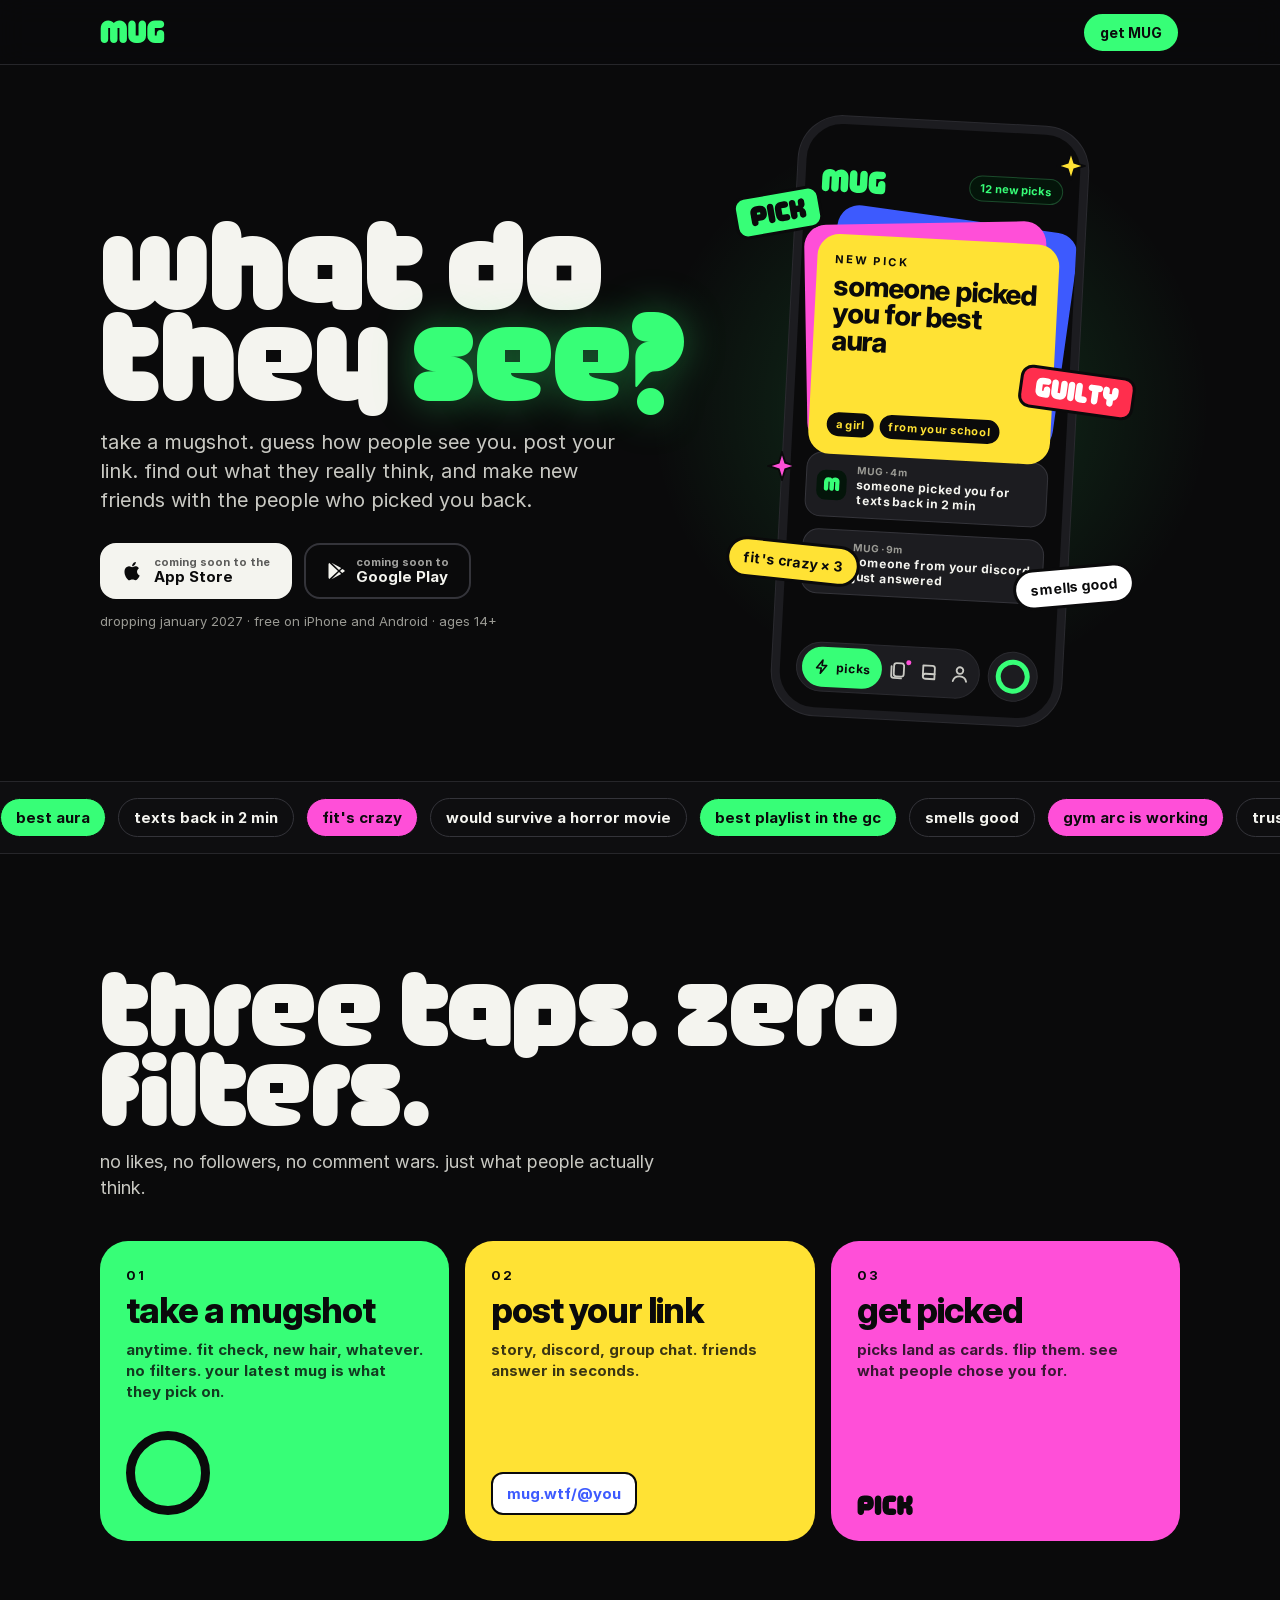
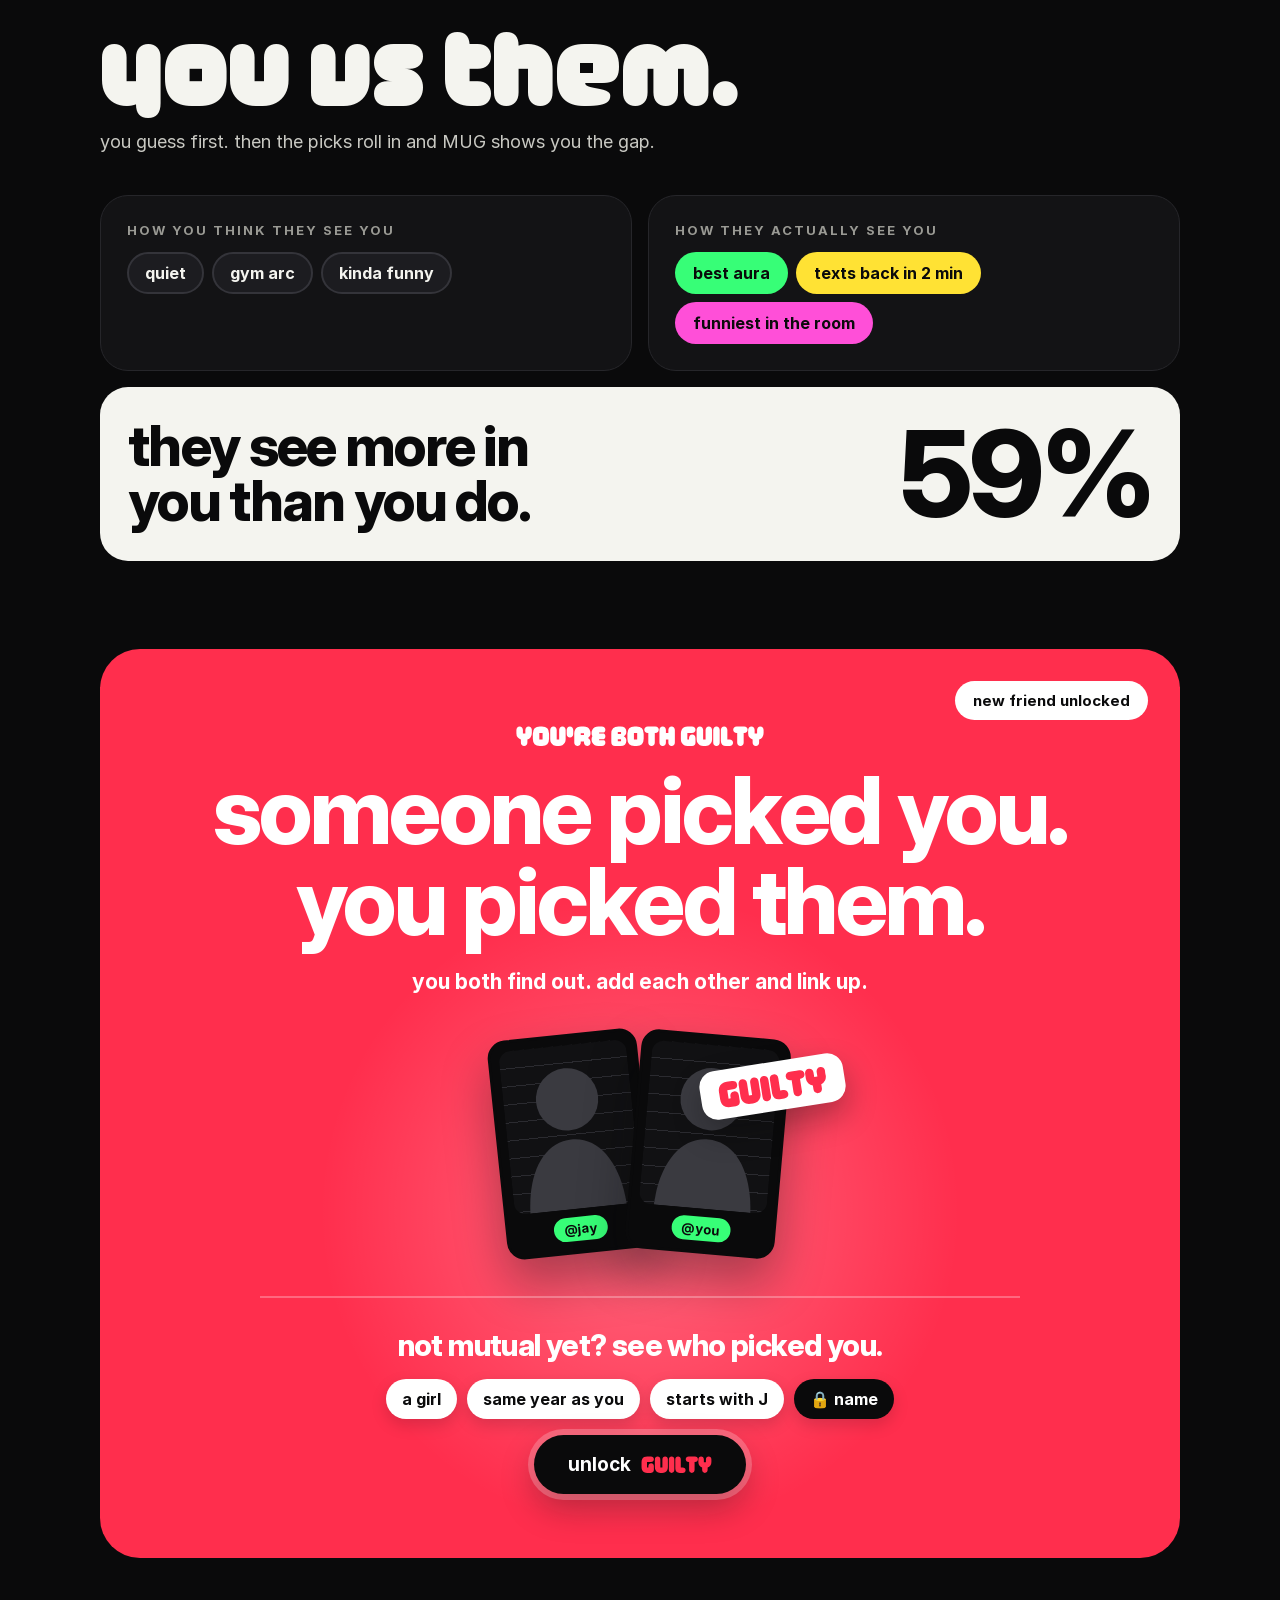
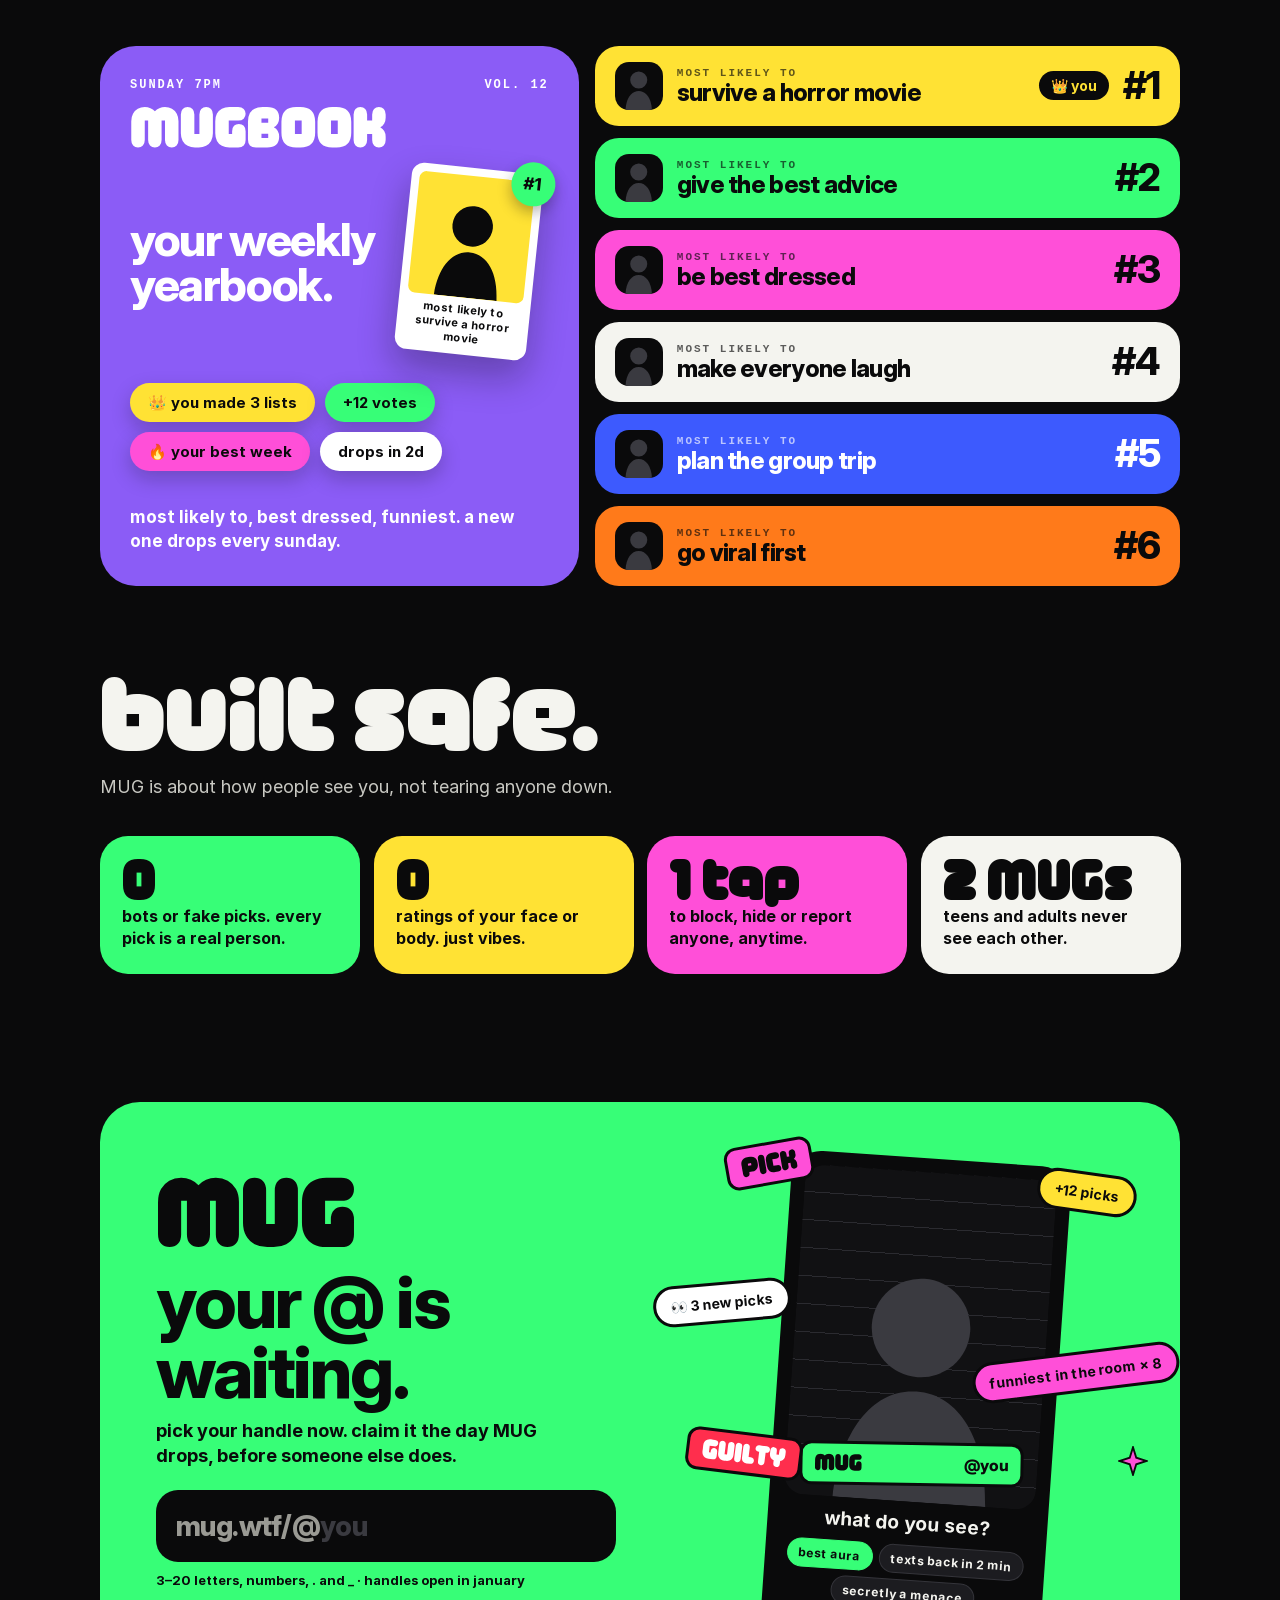
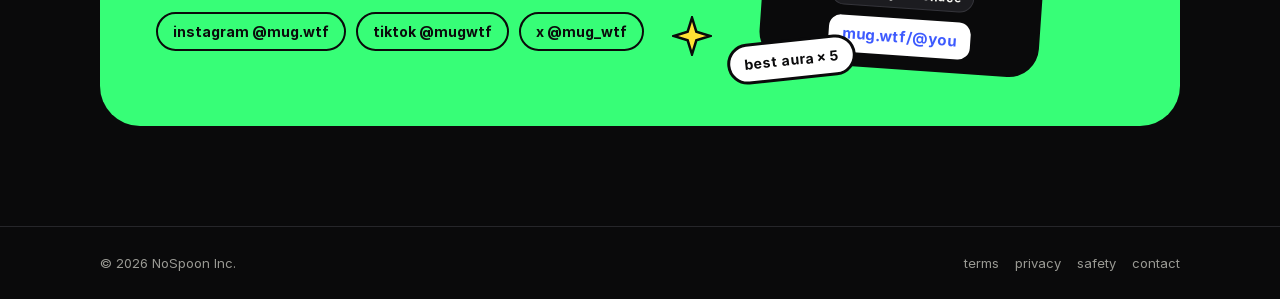
<file: index.html>
<!doctype html>
<html lang="en">
<head>
<meta charset="utf-8">
<meta name="viewport" content="width=device-width, initial-scale=1">
<title>MUG | What The Face?!</title>
<meta name="description" content="Take a mugshot. Post your link. Find out what people really think of you, and make new friends who picked you back.">
<meta name="theme-color" content="#0A0A0B">
<link rel="canonical" href="https://mug.wtf/">
<meta property="og:site_name" content="MUG">
<meta property="og:title" content="MUG | What The Face?! · see how people see you">
<meta property="og:description" content="Take a mugshot. Post your link. Find out what they really think of you.">
<meta property="og:url" content="https://mug.wtf/">
<meta property="og:type" content="website">
<meta property="og:image" content="https://mug.wtf/og.png">
<meta property="og:image:width" content="1200">
<meta property="og:image:height" content="630">
<meta property="og:image:alt" content="MUG: what do they see?">
<meta name="twitter:card" content="summary_large_image">
<meta name="twitter:site" content="@mug_wtf">
<meta name="twitter:title" content="MUG | What The Face?! · see how people see you">
<meta name="twitter:description" content="Take a mugshot. Post your link. Find out what they really think of you.">
<meta name="twitter:image" content="https://mug.wtf/og.png">
<link rel="icon" type="image/svg+xml" href="data:image/svg+xml,%3Csvg%20xmlns=%22http://www.w3.org/2000/svg%22%20viewBox=%220%200%201024%201024%22%3E%3Cdefs%3E%3C/defs%3E%3Crect%20width=%221024%22%20height=%221024%22%20fill=%22%230A0A0B%22/%3E%3Cg%20transform=%22rotate%280%20512%20530%29%20translate%28147.0%20217.1%29%20scale%280.4966%29%22%3E%3Cpath%20fill=%22%2337FE77%22%20d=%22M235%201230C350%201230%20435%201155%20435%201010V430H535V1010C535%201155%20620%201230%20735%201230C850%201230%20934%201155%20934%201010V430H1035V1010C1035%201155%201120%201230%201235%201230C1350%201230%201435%201155%201435%201010V450C1435%20189%201265%2030%201035%2030C912%2030%20806%2078%20735%20158C663%2078%20557%2030%20435%2030C205%2030%2035%20189%2035%20450V1010C35%201155%20120%201230%20235%201230Z%22/%3E%3C/g%3E%3C/svg%3E">
<link rel="apple-touch-icon" href="/apple-touch-icon.png">
<style>
@font-face{font-family:'Gen JP';src:url([data-uri]) format('woff');font-weight:400;font-display:swap}
@font-face{font-family:'Gen JP';src:url([data-uri]) format('woff');font-weight:700;font-display:swap}
@font-face{font-family:'Gen JP Display';src:url([data-uri]) format('woff');font-weight:800;font-display:swap}
@font-face{font-family:'MUG';src:url([data-uri]) format('truetype');font-display:block}
:root{--red:#FF2E4D;--ink:#0A0A0B;--card:#131315;--line:#26262A;--mute:#9A9A94;--off:#F4F4EF;--grn:#37FE77;--pnk:#FF4FD8;--yel:#FFE234;--blu:#3D5AFE;--org:#FF7A1A}
*{box-sizing:border-box}
html{scroll-behavior:smooth}
body{margin:0;background:var(--ink);color:var(--off);font-family:'Gen JP',system-ui,-apple-system,sans-serif;-webkit-font-smoothing:antialiased;overflow-x:hidden}
a{color:inherit}
.wrap{max-width:1120px;margin:0 auto;padding:0 20px}
.disp{font-family:'Gen JP Display','Gen JP',sans-serif;font-weight:800;letter-spacing:-.03em;line-height:.98}
svg[role=img]{display:block}
/* nav */
.nav{position:sticky;top:0;z-index:20;background:rgba(10,10,11,.82);backdrop-filter:blur(14px);-webkit-backdrop-filter:blur(14px);border-bottom:1px solid var(--line)}
.nav .wrap{display:flex;align-items:center;justify-content:space-between;height:64px}
.nav .logo{color:var(--grn);height:auto}
.pillbtn{display:inline-flex;align-items:center;gap:8px;padding:10px 16px;border-radius:999px;background:var(--grn);color:var(--ink);font-weight:700;font-size:14px;text-decoration:none;border:2px solid var(--ink);transition:transform .15s}
.pillbtn:hover{transform:scale(1.04) rotate(-1deg)}
/* hero */
.hero{position:relative;padding:56px 0 40px;overflow:hidden}
.hero .wrap{display:grid;grid-template-columns:1.1fr .9fr;gap:40px;align-items:center}
.kick{display:inline-flex;align-items:center;gap:8px;padding:7px 12px;border-radius:999px;background:#04150A;border:1px solid #1B4A2B;color:var(--grn);font-size:13px;font-weight:700}
.kick i{width:8px;height:8px;border-radius:9px;background:var(--grn);display:block;animation:blink 1.6s infinite}
h1{font-size:clamp(52px,8.4vw,108px);margin:0 0 18px}
h1.mugf,h2.mugf2,.tile .age,.mode button b,.mugfont{font-variant-ligatures:none;font-feature-settings:'liga' 0,'clig' 0,'dlig' 0}
h1.mugf .ln{display:block;white-space:nowrap}
h1.mugf{font-size:clamp(40px,5.8vw,80px);font-family:'MUG','Gen JP Display',sans-serif;font-weight:400;letter-spacing:0;line-height:1.22;padding-bottom:.12em}
h1 em{font-style:normal;color:var(--grn)}
.lead{font-size:clamp(17px,2vw,20px);line-height:1.45;color:#C9C9C3;max-width:520px;margin:0 0 28px}
.stores{display:flex;gap:12px;flex-wrap:wrap}
.store{display:inline-flex;align-items:center;gap:10px;height:56px;padding:0 20px;border-radius:16px;background:var(--off);color:var(--ink);text-decoration:none;font-weight:700;font-size:15px;border:2px solid var(--off)}
.store.alt{background:transparent;color:var(--off);border-color:#34343A}
.store small{display:block;font-size:11px;font-weight:700;opacity:.65;line-height:1}
.store span{line-height:1.15}
.note{margin-top:14px;font-size:13px;color:var(--mute)}
/* phone */
.stage{position:relative;height:620px}
.phone{position:absolute;left:50%;top:0;transform:translateX(-50%) rotate(3deg);width:290px;height:600px;border-radius:44px;background:var(--ink);border:8px solid #1C1C20;box-shadow:0 0 0 1px #2A2A2F;overflow:hidden;padding:44px 16px 16px;display:flex;flex-direction:column;gap:12px}
.phone .top{display:flex;justify-content:space-between;align-items:center}
.phone .top .logo{color:var(--grn)}
.chipc{padding:5px 10px;border-radius:999px;background:#04150A;color:var(--grn);border:1px solid #1B4A2B;font-size:11px;font-weight:700}
.deck{position:relative;height:220px;margin-top:14px}
.card{position:absolute;inset:0;border-radius:22px;padding:18px;display:flex;flex-direction:column;gap:6px;color:var(--ink);transform-origin:50% 100%}
.card b{font-size:11px;letter-spacing:2px}
.card .disp{font-size:28px}
.card .tags{margin-top:auto;display:flex;gap:6px}
.card .tags span{white-space:nowrap;padding:5px 9px;border-radius:999px;background:var(--ink);font-size:11px;font-weight:700}
.card{transition:transform .5s cubic-bezier(.2,.8,.2,1),opacity .5s}
.card.yel{background:var(--yel)}.card.yel .tags span{color:var(--yel)}
.card.pnk{background:var(--pnk)}.card.pnk .tags span{color:var(--pnk)}
.card.blu{background:var(--blu);color:#fff}.card.blu .tags span{color:#fff}
.card.grn{background:var(--grn)}.card.grn .tags span{color:var(--grn)}
.card.org{background:var(--org)}.card.org .tags span{color:var(--org)}
.p0{z-index:5;transform:rotate(0) translateY(14px)}
.p1{z-index:4;transform:rotate(-4deg) translateY(-2px)}
.p2{z-index:3;transform:rotate(5deg) translateY(-8px)}
.p3,.p4{z-index:1;transform:rotate(0) translateY(-10px) scale(.94);opacity:0}
.card.out{z-index:6;transform:translateY(-28px) scale(.92);opacity:0}
.row{display:flex;gap:10px;align-items:center;padding:10px;border-radius:16px;background:#1C1C20;border:1px solid #34343A}
.row .m{width:30px;height:30px;border-radius:9px;background:#04150A;color:var(--grn);display:flex;align-items:center;justify-content:center;flex-shrink:0}
.row div{display:flex;flex-direction:column;gap:1px;min-width:0}
.row small{font-size:10px;color:var(--mute);font-weight:700}
.row span{font-size:12px;font-weight:700}
.pnav{margin-top:auto;display:flex;gap:8px;align-items:center}
.pnav .pill{flex:1 1 0;min-width:0;height:50px;border-radius:99px;background:#1C1C20;border:1px solid #2A2A2F;display:flex;align-items:center;justify-content:space-between;padding:0 5px}
.pnav .on{flex-shrink:0;height:40px;padding:0 12px;border-radius:99px;background:var(--grn);color:var(--ink);font-size:12px;font-weight:800;display:flex;align-items:center}
.pnav .icw{position:relative;display:flex;margin:0 4px;flex-shrink:0;color:#C9C9C3}
.pnav .ic{width:20px;height:20px;display:block}
.pnav .dot{position:absolute;top:-3px;right:-4px;width:9px;height:9px;border-radius:9px;background:var(--pnk);border:2px solid #1C1C20}
.pnav .onic{width:16px;height:16px;margin-right:6px;flex-shrink:0}
.pnav .ring{flex-shrink:0;width:50px;height:50px;border-radius:99px;background:#1C1C20;border:1px solid #2A2A2F;display:flex;align-items:center;justify-content:center}
.pnav .ring i{flex-shrink:0;box-sizing:border-box;width:34px;height:34px;border-radius:99px;border:5px solid var(--grn);display:block}
.sticker{position:absolute;z-index:3;display:inline-flex;padding:8px 13px;border-radius:12px;border:3px solid var(--ink);color:var(--ink);animation:float 5s ease-in-out infinite}
.sticker.chip{border-radius:999px;font-weight:800;font-size:14px;padding:9px 14px}
.spark{position:absolute;z-index:3;width:30px;height:30px;stroke:var(--ink);stroke-width:1.5;animation:spin 9s linear infinite}
.spark.y{fill:var(--yel)} .spark.p{fill:var(--pnk)} .spark.g{fill:var(--grn)}
/* marquee */
.marq{border-top:1px solid var(--line);border-bottom:1px solid var(--line);overflow:hidden;padding:16px 0;background:#0E0E10}
.marq .track{display:flex;gap:12px;width:max-content;animation:marq 40s linear infinite}
.marq span{padding:9px 15px;border-radius:999px;border:1.5px solid #34343A;font-weight:700;font-size:15px;white-space:nowrap}
.marq span:nth-child(4n+1){background:var(--grn);color:var(--ink);border-color:var(--ink)}
.marq span:nth-child(4n+3){background:var(--pnk);color:var(--ink);border-color:var(--ink)}
/* sections */
section{padding:88px 0}
h2{font-size:clamp(40px,6vw,72px);margin:0 0 14px}
h2.mugf2{font-family:'MUG','Gen JP Display',sans-serif;font-weight:400;letter-spacing:0;line-height:1.3;padding-bottom:.1em;font-size:clamp(34px,4.8vw,62px)}
.sub{color:#C9C9C3;font-size:18px;line-height:1.45;max-width:560px;margin:0}
.steps{display:grid;grid-template-columns:repeat(3,minmax(0,1fr));gap:16px;margin-top:40px}
.step{position:relative;border-radius:28px;padding:26px;min-height:300px;display:flex;flex-direction:column;gap:10px;color:var(--ink);overflow:hidden;transition:transform .2s}
.step:hover{transform:translateY(-6px) rotate(-1deg)}
.step .n{font-size:13px;font-weight:800;letter-spacing:2px}
.step .disp{font-size:36px}
.step p{margin:0;font-size:15px;line-height:1.4;font-weight:700;opacity:.8}
.step .art{margin-top:auto}
.s1{background:var(--grn)} .s2{background:var(--yel)} .s3{background:var(--pnk)}
.ringart{width:84px;height:84px;border-radius:99px;border:9px solid var(--ink)}
.linkart{display:inline-flex;padding:10px 14px;border-radius:12px;background:#fff;color:var(--blu);font-weight:800;font-size:15px;border:2px solid var(--ink)}
/* gap */
.vs1,.vs2{border-radius:32px;padding:30px;display:flex;flex-direction:column;gap:16px;min-width:0}
.vs1{background:var(--card);border:1px solid var(--line)}
.vs2{background:var(--off);color:var(--ink)}
.vs1 h3,.vs2 h3{margin:0;font:700 12px ui-monospace,SFMono-Regular,Menlo,monospace;letter-spacing:2px;text-transform:uppercase;color:var(--mute)}
.vs2 h3{color:rgba(10,10,11,.55)}
.vchips{display:flex;flex-wrap:wrap;gap:10px}
.vchips span{padding:11px 18px;border-radius:999px;font-weight:800;font-size:17px}
.vs1 .vchips span{border:2px dashed #3A3A40;color:var(--mute)}
.vs2 .a{background:var(--grn)}.vs2 .b{background:var(--yel)}.vs2 .c{background:var(--pnk)}
.vs3{grid-column:1/-1;border-radius:32px;padding:clamp(28px,4vw,44px);background:var(--grn);color:var(--ink);display:flex;align-items:center;justify-content:space-between;gap:24px;flex-wrap:wrap}
.vs3 .disp{flex:1 1 320px;min-width:0;font-size:clamp(30px,4.4vw,56px);text-wrap:balance}
.vnum{display:flex;flex-direction:column;align-items:flex-end;text-align:right;gap:2px}
.vnum b{font-family:'Gen JP Display','Gen JP',sans-serif;font-weight:800;letter-spacing:-.04em;font-size:clamp(76px,10vw,132px);line-height:.95}
.vnum small{font-weight:700;font-size:15px;max-width:22ch}
@media (max-width:620px){.vnum{align-items:flex-start;text-align:left}}
.gap{display:grid;grid-template-columns:1fr 1fr;gap:16px;margin-top:40px}
.gcard{border-radius:28px;padding:26px;background:var(--card);border:1px solid var(--line);display:flex;flex-direction:column;gap:14px}
.gcard h3{margin:0;font-size:13px;letter-spacing:2px;color:var(--mute)}
.gchips{display:flex;flex-wrap:wrap;gap:8px}
.gchips span{display:inline-flex;align-items:center;white-space:nowrap;line-height:1;padding:11px 16px;border-radius:999px;font-weight:800;font-size:16px;border:2px solid transparent}
.you span{background:#1C1C20;color:var(--off);border-color:#34343A}
.them span:nth-child(1){background:var(--grn);color:var(--ink)} .them span:nth-child(2){background:var(--yel);color:var(--ink)} .them span:nth-child(3){background:var(--pnk);color:var(--ink)}
.score{grid-column:1/-1;border-radius:28px;padding:28px;background:var(--off);color:var(--ink);display:flex;align-items:center;justify-content:space-between;gap:20px;flex-wrap:wrap}
.score .disp{font-size:clamp(34px,5vw,56px);text-wrap:balance;max-width:11em}
.score .big{font-size:clamp(72px,10vw,120px);color:var(--ink)}
/* guilty */
.guilty{position:relative;border-radius:36px;background:var(--pnk);color:var(--ink);padding:56px 40px;overflow:hidden;text-align:center}
.guilty h2{margin:18px auto 12px;max-width:760px}
.guilty p{font-size:18px;font-weight:700;max-width:520px;margin:0 auto;line-height:1.4}
.gx{display:grid;grid-template-columns:.85fr 1.15fr;gap:16px;align-items:stretch}
.gx>div{min-width:0}
.mut{position:relative;border-radius:36px;background:#141417;border:2px solid #26262A;padding:34px 30px;display:flex;flex-direction:column;align-items:center;text-align:center;gap:14px}
.mut h3{font-size:clamp(34px,4vw,48px);margin:0}
.mut p{margin:0;font-weight:700;font-size:16px;line-height:1.45;color:var(--soft);max-width:34ch}
.mut .mshots{margin-top:4px}
.socs{display:flex;gap:8px}
.socs span{padding:7px 14px;border-radius:999px;background:var(--grn);color:var(--ink);font-weight:800;font-size:14px;border:2px solid var(--ink)}
.mbcover2{border-radius:36px;background:#8B5CF6;color:#fff;padding:32px 30px;display:flex;flex-direction:column;gap:14px}
.mbcover2 .meta{display:flex;justify-content:space-between;font:700 12px ui-monospace,SFMono-Regular,Menlo,monospace;letter-spacing:2px}
.mbrow{display:flex;align-items:center;justify-content:space-between;gap:16px}
.mbrow>.disp{min-width:0}
.mbpol{position:relative;flex-shrink:0;width:132px;margin:6px 14px 6px 0;padding:8px 8px 10px;border-radius:12px;background:#fff;color:var(--ink);rotate:6deg;box-shadow:0 18px 36px rgba(10,10,11,.3);display:flex;flex-direction:column;gap:6px}
.mbpol .ph{height:122px;border-radius:7px;overflow:hidden;background:var(--yel);display:flex;align-items:flex-end;justify-content:center}
.mbpol .face{height:86%;width:auto;display:block}.mbpol .face circle,.mbpol .face path{fill:var(--ink)}
.mbpol span{font-weight:800;font-size:11px;line-height:1.25;text-align:center}
.mbpol b{position:absolute;top:-12px;right:-12px;width:44px;height:44px;border-radius:50%;background:var(--grn);color:var(--ink);display:flex;align-items:center;justify-content:center;font-family:'Gen JP Display','Gen JP',sans-serif;font-weight:800;font-size:17px;box-shadow:0 6px 14px rgba(10,10,11,.3)}
.mbsub{position:relative}

@media (max-width:420px){.mb{grid-template-columns:minmax(0,1fr)!important}.mbrow>.disp{font-size:28px!important}.mbcover2{padding:28px 22px!important}.mbpol{width:104px;margin-right:16px}.mbpol .ph{height:100px}.mbpol span{font-size:10px}}
.mbst{display:flex;flex-wrap:wrap;align-items:center;gap:10px;margin:8px 0 4px}
.mbst span{display:inline-flex;align-items:center;white-space:nowrap;line-height:1;padding:12px 18px;border-radius:999px;font-weight:800;font-size:15px;color:var(--ink);box-shadow:0 8px 20px rgba(10,10,11,.22)}
.mbst .s1{background:var(--yel)}.mbst .s2{background:var(--grn)}.mbst .s3{background:var(--pnk)}.mbst .s4{background:#fff}
.mbsub{font-weight:700;font-size:17px;line-height:1.4;margin-top:auto;max-width:32ch}
.mblist2{display:flex;flex-direction:column;gap:12px}
.mblist2{justify-content:space-between}
.sup2{display:flex;align-items:center;gap:14px;padding:16px 20px;border-radius:24px;color:var(--ink);min-width:0}
.sup2>div{flex:1;min-width:0;display:flex;flex-direction:column;gap:2px}
.sup2 b{font:700 11px ui-monospace,SFMono-Regular,Menlo,monospace;letter-spacing:2px;opacity:.65}
.sup2 .disp{font-size:clamp(19px,2vw,24px)}
.sup2 .disp.r{font-size:clamp(30px,3vw,40px);flex-shrink:0}
.sup2 .mini{flex-shrink:0;width:48px;height:48px;border-radius:14px;background:var(--ink);overflow:hidden;display:flex;align-items:flex-end;justify-content:center}
.sup2 .mini .face{height:92%;width:auto;display:block}



.youtag{white-space:nowrap;flex-shrink:0;padding:6px 12px;border-radius:999px;background:var(--ink);color:var(--yel);font-weight:800;font-size:14px}
.safe2{display:grid;grid-template-columns:repeat(4,minmax(0,1fr));gap:14px;margin-top:36px}
.safe2 div{container-type:inline-size;border-radius:28px;padding:24px 22px;color:var(--ink);display:flex;flex-direction:column;gap:6px;min-width:0}
.safe2 div:nth-child(1){background:var(--grn)}.safe2 div:nth-child(2){background:var(--yel)}.safe2 div:nth-child(3){background:var(--pnk)}.safe2 div:nth-child(4){background:var(--off)}
.safe2 b{font-family:'MUG','Gen JP Display',sans-serif;font-weight:400;font-variant-ligatures:none;font-feature-settings:'liga' 0,'clig' 0,'dlig' 0;white-space:nowrap;line-height:1.15;font-size:clamp(34px,11cqi,52px)}
.safe2 span{font-size:16px;font-weight:700;line-height:1.4}
@media (max-width:900px){.safe2{grid-template-columns:1fr 1fr}}
@media (max-width:520px){.safe2{grid-template-columns:minmax(0,1fr)}.safe2 div{rotate:0deg!important}.sup2{rotate:0deg!important;padding:14px 16px}.sup2 .mini{width:40px;height:40px}.youtag{display:none}}
.mw,.gw{position:relative;border-radius:40px;padding:clamp(48px,6vw,84px) max(22px,4vw);display:flex;flex-direction:column;align-items:center;text-align:center;gap:22px;min-width:0}
.mw{background:var(--grn);color:var(--ink)}
.gw{background:var(--red);color:#fff;margin-top:16px;container-type:inline-size}
.gpill{display:inline-flex;max-width:100%;padding:12px 22px 10px;border-radius:999px;background:var(--red)}
.mwk{color:#fff;display:block;max-width:100%;height:auto}
.mwh{margin:0;font-size:clamp(27px,7.2vw,96px);line-height:.98;text-wrap:balance}
.mw p,.gw p{margin:0;font-weight:700;font-size:clamp(17px,1.6vw,20px);line-height:1.4;max-width:40ch}
.mw .pair{justify-content:center;margin:10px 0 6px}
.mw .soc2{margin-top:0}
.nfu{position:absolute;top:34px;right:34px;rotate:6deg;padding:12px 22px;border-radius:999px;background:#fff;color:var(--ink);font-weight:800;font-size:17px;border:3px solid var(--ink);box-shadow:5px 5px 0 var(--ink)}
.gwk{font-weight:800;font-size:17px;opacity:.85}
.gw .t2{font-size:min(84px,7cqi)}
.gw .clues{justify-content:center;max-width:720px}
.gw .gbtn2{align-self:center;margin-top:6px}
@media (max-width:760px){.nfu{position:static;rotate:-3deg;font-size:15px;padding:9px 16px}.mw,.gw{border-radius:32px;gap:18px}}
.mx{position:relative;border-radius:40px;background:var(--red);color:#fff;padding:clamp(52px,6vw,88px) max(22px,4vw) clamp(40px,5vw,64px);display:flex;flex-direction:column;align-items:center;text-align:center;gap:20px;min-width:0;overflow:hidden}
.mx::before{content:"";position:absolute;left:50%;top:62%;width:640px;height:640px;max-width:140%;transform:translate(-50%,-50%);border-radius:50%;background:radial-gradient(closest-side,rgba(255,255,255,.28),rgba(255,255,255,0));pointer-events:none}
.mx>*{position:relative}
.mxk{color:#fff;display:block;max-width:100%;height:auto}
.mxh{margin:0;font-size:clamp(27px,7.2vw,100px);line-height:.98;text-wrap:balance}
.mxs{margin:0;font-weight:700;font-size:clamp(17px,1.7vw,21px);line-height:1.4;max-width:36ch}
.mxpair{display:flex;justify-content:center;margin:18px 0 8px}
.mxpair .ms{width:150px;box-shadow:0 24px 48px rgba(10,10,11,.35)}
.mxpair .ms+.ms{margin-left:-14px}
.mxpair .ms .ph{height:164px}
.mxpair .tag{font-size:15px;padding:5px 12px}
.nfu2{position:absolute;top:32px;right:32px;padding:10px 18px;border-radius:999px;background:#fff;color:var(--ink);font-weight:800;font-size:15px}
.mxc span{background:#fff!important;color:var(--ink)!important;box-shadow:0 6px 16px rgba(10,10,11,.15)}
.mxc .lk{background:var(--ink)!important;color:#fff!important}
.mxb{font-size:19px!important;padding:18px 34px!important;box-shadow:0 0 0 6px rgba(255,255,255,.22),0 14px 34px rgba(10,10,11,.3)!important}
.mxpair{position:relative}
.gstamp{position:absolute;right:-62px;top:28px;z-index:2;display:inline-flex;padding:12px 18px 10px;border-radius:16px;background:#fff;color:var(--red);rotate:-9deg;box-shadow:0 14px 30px rgba(10,10,11,.3)}
.gstamp svg,.mxb svg{display:block;height:auto}
.mxb svg{color:var(--red)}
@media (max-width:760px){.gstamp{right:-22px;top:20px;padding:9px 13px 7px}.gstamp svg{width:110px}}
.gcase{width:100%;max-width:480px;margin-top:22px;padding:26px;border-radius:30px;background:var(--ink);color:var(--off);text-align:left;display:flex;flex-direction:column;gap:16px;box-shadow:0 30px 60px rgba(10,10,11,.35)}
.gcase-top{display:flex;justify-content:space-between;align-items:center;gap:10px}
.gbadge{display:inline-flex;padding:7px 12px 5px;border-radius:10px;background:var(--red);color:#fff}
.gbadge svg,.mxb2 svg{display:block;height:auto}
.gnew{font-size:13px;font-weight:800;color:var(--red);display:flex;align-items:center;gap:6px}
.gnew::before{content:"";width:8px;height:8px;border-radius:50%;background:var(--red);box-shadow:0 0 0 4px rgba(255,46,77,.25)}
.gcase h3{margin:0;font-family:'Gen JP Display','Gen JP',sans-serif;font-weight:800;letter-spacing:-.025em;font-size:clamp(26px,3vw,34px);line-height:1.05}
.gclues{list-style:none;margin:0;padding:0;display:flex;flex-direction:column}
.gclues li{display:flex;align-items:center;gap:12px;padding:12px 0;border-bottom:1px solid #222226;font-weight:800;font-size:17px}
.gclues li:last-child{border-bottom:0}
.gclues i{font-style:normal;width:26px;height:26px;flex-shrink:0;border-radius:50%;background:var(--grn);color:var(--ink);display:flex;align-items:center;justify-content:center;font-size:14px;font-weight:900}
.gclues .gl i{background:#2A2A2F;font-size:12px}
.gblur{margin-left:auto;filter:blur(5px);user-select:none;color:#fff}
.gclues em{font-style:normal;color:var(--mute);font-weight:700;min-width:96px}
.gclues li>:last-child:not(em):not(i){margin-left:auto}
.gprog{display:flex;flex-direction:column;gap:8px;font-size:13px;font-weight:800;color:var(--mute)}
.gprog b{display:block;height:10px;border-radius:99px;background:#26262A;overflow:hidden}
.gprog i{display:block;height:100%;width:25%;border-radius:99px;background:var(--red)}
.mxb2{display:flex;align-items:center;justify-content:center;gap:10px;padding:18px 24px;border-radius:999px;background:var(--red);color:#fff;font-weight:800;font-size:18px;text-decoration:none;box-shadow:0 10px 30px rgba(255,46,77,.45)}
.mxb2:hover{transform:translateY(-2px)}
.mxb2 svg{color:#fff}
.gcase small{text-align:center;font-size:13px;font-weight:700;color:var(--mute)}
@media (max-width:760px){.gcase{padding:22px 18px;border-radius:26px}}
.mxg{width:100%;max-width:760px;margin-top:14px;padding-top:30px;border-top:2px solid rgba(255,255,255,.28);display:flex;flex-direction:column;align-items:center;gap:16px}
.mxq{font-family:'Gen JP Display','Gen JP',sans-serif;font-weight:800;letter-spacing:-.02em;font-size:clamp(22px,2.4vw,30px);line-height:1.15}
.mxc{display:flex;flex-wrap:wrap;justify-content:center;gap:10px}
.mxc span{padding:10px 16px;border-radius:999px;background:rgba(255,255,255,.18);color:#fff;font-weight:800;font-size:16px}
.mxc .lk{background:var(--ink)}
.mxb{display:inline-flex;align-items:center;gap:10px;padding:16px 30px;border-radius:999px;background:var(--ink);color:#fff;font-weight:800;font-size:18px;text-decoration:none;box-shadow:0 12px 30px rgba(10,10,11,.25);transition:transform .2s}
.mxb:hover{transform:translateY(-2px)}
@media (max-width:760px){.nfu2{position:static;font-size:14px;padding:8px 14px}.mx{border-radius:32px;gap:16px}.mxpair .ms{width:124px}.mxpair .ms .ph{height:136px}}
.gx2{display:grid;grid-template-columns:repeat(2,minmax(0,1fr));gap:16px}
.m2,.g2{container-type:inline-size;min-width:0;border-radius:36px;padding:36px 34px;display:flex;flex-direction:column;gap:18px}
.m2{background:var(--grn);color:var(--ink)}
.g2{background:var(--red);color:#fff}
.k2{font-weight:800;font-size:15px;opacity:.7}
.t2{margin:0;font-family:'MUG','Gen JP Display',sans-serif;font-weight:400;font-variant-ligatures:none;font-feature-settings:'liga' 0,'clig' 0,'dlig' 0;white-space:nowrap;line-height:1.2;font-size:min(64px,10.2cqi)}
.g2 .t2{font-size:min(64px,7.1cqi)}
.m2 p,.g2 p{margin:0;font-weight:700;font-size:18px;line-height:1.4;max-width:30ch}
.pair{display:flex;gap:12px}
.pair .ms{width:130px;border-color:var(--ink)}
.pair .ms+.ms{margin-left:0}
.pair .ms .ph{height:140px}
.soc2{display:flex;gap:8px;margin-top:auto}
.soc2 span{padding:9px 18px;border-radius:999px;background:var(--ink);color:var(--grn);font-weight:800;font-size:15px}
.gm2 svg{display:block;color:var(--ink)}
.clues{display:flex;flex-wrap:wrap;gap:10px}
.clues span{padding:11px 18px;border-radius:999px;background:#fff;color:var(--ink);font-weight:800;font-size:17px}
.clues .lk{background:var(--ink);color:#fff}
.gbtn2{margin-top:auto;align-self:flex-start;padding:16px 28px;border-radius:999px;background:var(--ink);color:#fff;font-weight:800;font-size:17px;text-decoration:none}
.pair{align-items:center;gap:0!important;margin:6px 0 4px}
.pair .ms{width:142px!important;border:4px solid var(--ink);box-shadow:8px 8px 0 var(--ink)}
.pair .ms .ph{height:150px!important}
.pair .pa{rotate:-6deg}.pair .pb{rotate:5deg}
.pair .pa .ph{background-color:var(--pnk);background-image:repeating-linear-gradient(to bottom,transparent 0,transparent 17px,rgba(10,10,11,.18) 17px,rgba(10,10,11,.18) 18px)}
.pair .pb .ph{background-color:var(--yel);background-image:repeating-linear-gradient(to bottom,transparent 0,transparent 17px,rgba(10,10,11,.18) 17px,rgba(10,10,11,.18) 18px)}
.pair .face circle,.pair .face path{fill:var(--ink)}
.pair .tag{font-size:15px!important;padding:5px 12px!important}
.eq{position:relative;z-index:2;width:54px;height:54px;margin:0 -14px;border-radius:50%;background:var(--ink);color:var(--grn);display:flex;align-items:center;justify-content:center;font-weight:900;font-size:28px;border:4px solid var(--grn)}
.soc2 span{font-size:16px!important;padding:11px 20px!important}
.clues{gap:12px!important;padding:4px 0}
.clues span{font-size:19px!important;padding:13px 20px!important;box-shadow:5px 5px 0 var(--ink)}
.clues .c1{background:#fff;rotate:-3deg}.clues .c2{background:var(--yel);rotate:2deg}.clues .c3{background:var(--grn);rotate:-2deg}.clues .c4{background:var(--pnk);rotate:3deg}
.clues .lk{rotate:-2deg;box-shadow:5px 5px 0 rgba(10,10,11,.35)!important}
.gbtn2{background:#fff!important;color:var(--red)!important;font-size:19px!important;padding:18px 30px!important;box-shadow:6px 6px 0 var(--ink)}
@media (max-width:760px){.gx2{grid-template-columns:minmax(0,1fr)}.m2,.g2{padding:30px 22px}.pair .ms{width:116px}}
.mut .mutt{font-family:'MUG','Gen JP Display',sans-serif;font-weight:400;font-variant-ligatures:none;font-feature-settings:'liga' 0,'clig' 0,'dlig' 0;font-size:min(50px,9.6cqi);white-space:nowrap;line-height:1.15;margin:0;color:var(--grn);text-shadow:0 0 36px rgba(55,254,119,.35)}
.gth{font-family:'MUG','Gen JP Display',sans-serif;font-weight:400;font-variant-ligatures:none;font-feature-settings:'liga' 0,'clig' 0,'dlig' 0;font-size:clamp(30px,3.7vw,50px)!important;line-height:1.15;letter-spacing:0}
.mut{container-type:inline-size;overflow:hidden;animation:mutglow 6s ease infinite}
@keyframes mutglow{0%,22%{box-shadow:0 0 0 0 rgba(255,79,216,0)}30%{box-shadow:0 0 0 3px var(--pnk),0 0 60px rgba(255,79,216,.35)}60%,100%{box-shadow:0 0 0 0 rgba(255,79,216,0)}}
.mut .mshots{position:relative}
.msl{animation:msl 6s cubic-bezier(.34,1.56,.64,1) infinite}.msr{animation:msr 6s cubic-bezier(.34,1.56,.64,1) infinite}
@keyframes msl{0%{transform:translateX(-46px)}24%,100%{transform:none}}
@keyframes msr{0%{transform:translateX(46px)}24%,100%{transform:none}}
.boom{position:absolute;left:50%;top:50%;width:60px;height:60px;margin:-30px 0 0 -30px;border-radius:50%;border:4px solid var(--pnk);opacity:0;animation:boom 6s ease-out infinite;pointer-events:none}
@keyframes boom{0%,24%{opacity:0;transform:scale(.3)}26%{opacity:1}44%,100%{opacity:0;transform:scale(5)}}
.cf{position:absolute;left:50%;top:50%;width:12px;height:12px;border-radius:3px;background:var(--c);opacity:0;animation:cf 6s cubic-bezier(.2,.8,.2,1) infinite;animation-delay:var(--d);pointer-events:none}
@keyframes cf{0%,24%{opacity:0;transform:translate(-50%,-50%) scale(.2)}27%{opacity:1}48%{opacity:1;transform:translate(calc(-50% + var(--x)),calc(-50% + var(--y))) rotate(220deg) scale(1)}60%,100%{opacity:0;transform:translate(calc(-50% + var(--x)),calc(-50% + var(--y) + 30px)) rotate(300deg)}}
.socs span{opacity:0;animation:soc 6s cubic-bezier(.34,1.56,.64,1) infinite}
.socs span:nth-child(2){animation-delay:.12s}.socs span:nth-child(3){animation-delay:.24s}
@keyframes soc{0%,30%{opacity:0;transform:scale(.4) translateY(10px)}38%,92%{opacity:1;transform:none}100%{opacity:0}}
.frow dd{transition:none}
.frow dd:not(:has(.red)){animation:hit 9s ease infinite;animation-delay:inherit;border-radius:6px;padding:0 4px}
@keyframes hit{0%{background:transparent}3%{background:var(--yel);color:var(--ink)}9%{background:transparent;color:inherit}100%{background:transparent}}
.frow .red{width:auto!important;height:auto!important;padding:3px 10px;border-radius:6px;position:relative;overflow:hidden;background:var(--red)}
.frow .red b{font:800 13px ui-monospace,SFMono-Regular,Menlo,monospace;letter-spacing:2px;color:#fff;position:relative}
.frow .red::after{content:"";position:absolute;inset:0;background:linear-gradient(100deg,transparent 20%,rgba(255,255,255,.55) 50%,transparent 80%);transform:translateX(-100%);animation:shine 2.4s ease-in-out infinite}
@keyframes shine{60%,100%{transform:translateX(100%)}}
.gcta{display:flex;gap:18px;align-items:center;flex-wrap:wrap}
.gcta p{flex:1 1 260px;min-width:0}
.gbtn{flex-shrink:0;padding:16px 24px;border-radius:999px;background:#fff;color:var(--red);font-weight:800;font-size:17px;text-decoration:none;animation:gb 2.2s ease-in-out infinite;box-shadow:0 8px 0 rgba(10,10,11,.25)}
.gbtn:hover{transform:translateY(-2px) scale(1.04)}
@keyframes gb{50%{transform:scale(1.05)}}
@media (prefers-reduced-motion:reduce){.mut,.msl,.msr,.boom,.cf,.gbtn,.frow dd,.frow .red::after{animation:none!important}.socs span{animation:none;opacity:1}}
.gt{position:relative;border-radius:36px;background:var(--red);color:#fff;padding:36px 34px;display:flex;flex-direction:column;gap:18px;overflow:hidden}
.gtop{display:flex;justify-content:space-between;align-items:center;gap:12px}
.gmark svg{display:block;color:var(--ink)}
.case{font:700 12px ui-monospace,SFMono-Regular,Menlo,monospace;letter-spacing:2px;color:rgba(10,10,11,.7)}
.gt h2{font-size:clamp(40px,5vw,64px);margin:0;color:#fff}
.gt p{margin:0;font-weight:700;font-size:17px;line-height:1.4}
.file{display:flex;gap:20px;align-items:flex-start;background:var(--ink);border-radius:24px;padding:18px;color:var(--off)}
.shot{flex-shrink:0;width:118px;display:flex;flex-direction:column;gap:8px;align-items:center}
.shot .ph{position:relative;width:100%;height:144px;border-radius:12px;overflow:hidden;background:#17171A;background-image:repeating-linear-gradient(to bottom,transparent 0,transparent 17px,#2B2B30 17px,#2B2B30 18px);display:flex;align-items:flex-end;justify-content:center}
.shot .face{width:84%;display:block;filter:blur(2.5px)}
.shot .bar{position:absolute;left:10%;right:10%;top:34%;height:16px;background:var(--red)}
.shot span{font:700 11px ui-monospace,SFMono-Regular,Menlo,monospace;letter-spacing:2px;color:var(--mute)}
.file dl{margin:0;flex:1;min-width:0;display:flex;flex-direction:column}
.frow{display:flex;justify-content:space-between;gap:12px;padding:8px 0;border-bottom:1px dashed #2E2E34;opacity:0;animation:frow 9s ease infinite}
.frow:last-child{border-bottom:0}
.frow dt{font:600 12px ui-monospace,SFMono-Regular,Menlo,monospace;letter-spacing:.5px;color:var(--mute);text-transform:uppercase}
.frow dd{margin:0;font-weight:800;font-size:15px;text-align:right}
.frow .red{display:inline-block;width:92px;height:14px;background:var(--red);vertical-align:middle}
@keyframes frow{0%{opacity:0;transform:translateY(4px)}4%{opacity:1;transform:none}88%{opacity:1}96%,100%{opacity:0}}
@media (prefers-reduced-motion:reduce){.frow{animation:none;opacity:1}}
.mshots{display:flex;justify-content:center;margin-top:30px}
.ms{width:132px;padding:8px 8px 10px;border-radius:18px;background:var(--ink);border:3px solid var(--ink);display:flex;flex-direction:column;gap:8px;box-shadow:0 10px 24px rgba(0,0,0,.25)}
.ms+.ms{margin-left:-18px}
.ms .ph{height:150px;border-radius:12px;overflow:hidden;background:#111113;background-image:repeating-linear-gradient(to bottom,transparent 0,transparent 17px,#2B2B30 17px,#2B2B30 18px);display:flex;align-items:flex-end;justify-content:center}
.ms .face{width:84%;display:block}
.ms .tag{align-self:center;padding:4px 10px;border-radius:999px;background:var(--grn);color:var(--ink);font-weight:800;font-size:13px}
.guilty .sticker{border-color:var(--ink)}
.avs{display:flex;justify-content:center;margin-top:28px}
.avs span{width:96px;height:96px;border-radius:99px;border:4px solid var(--ink);display:block}
.avs span+span{margin-left:-26px}
/* mugbook */
.mb{display:grid;grid-template-columns:.9fr 1.1fr;gap:16px;align-items:stretch}
.mbcover{border-radius:32px;background:var(--org);color:var(--ink);padding:28px;display:flex;flex-direction:column;gap:14px}
.mbcover .meta{display:flex;justify-content:space-between;font-weight:800;font-size:13px;letter-spacing:1px}
.mblist{display:flex;flex-direction:column;gap:10px}
.sup{border-radius:22px;padding:18px 20px;display:flex;justify-content:space-between;align-items:center;gap:14px}
.sup b{display:block;font-size:11px;letter-spacing:2px;opacity:.7}
.sup .disp{font-size:24px}
.sup .r{font-size:34px}
/* safe */
.tiles{display:grid;grid-template-columns:repeat(2,minmax(0,1fr));gap:14px;margin-top:36px}
.tile{border-radius:30px;padding:30px;color:var(--ink);display:flex;flex-direction:column;gap:10px;min-height:250px}
.tile .age{font-family:'MUG','Gen JP Display',sans-serif;font-size:clamp(48px,6vw,76px);line-height:1.1}
.tile .disp{font-size:clamp(28px,3.4vw,40px)}
.tile p{font-weight:700;font-size:16px;line-height:1.45;margin:auto 0 0;max-width:42ch}
.safe{display:grid;grid-template-columns:repeat(4,minmax(0,1fr));gap:12px;margin-top:36px}
.safe div{border-radius:24px;padding:22px;color:var(--ink);min-height:150px;display:flex;flex-direction:column;gap:8px}
.safe div:nth-child(1){background:var(--grn)}.safe div:nth-child(2){background:var(--yel)}.safe div:nth-child(3){background:var(--pnk)}.safe div:nth-child(4){background:var(--off)}
.safe b{display:block;font-family:'Gen JP Display','Gen JP',sans-serif;font-weight:800;font-size:21px;letter-spacing:-.02em;line-height:1.1}
.safe span{font-size:15px;font-weight:700;line-height:1.4;margin-top:auto}
/* cta */
.cta{padding:40px 0 100px}
.ctabox{position:relative;border-radius:40px;background:var(--grn);color:var(--ink);padding:56px;overflow:hidden}
.ctagrid{position:relative;z-index:2;display:grid;grid-template-columns:1.1fr .9fr;gap:40px;align-items:center}
.ctabox .logo-big{color:var(--ink);width:200px;height:auto;margin:0 0 18px}
.ctabox h2{margin:0 0 10px}
.ctabox p{font-weight:700;font-size:18px;line-height:1.4;margin:0 0 22px;max-width:440px}
.handle{display:flex;align-items:center;height:72px;border-radius:22px;background:var(--ink);padding:0 20px;max-width:460px;font-family:'Gen JP Display','Gen JP',sans-serif;font-weight:800;font-size:28px;letter-spacing:-.02em;cursor:text;transition:transform .15s}
.handle:focus-within{transform:scale(1.02) rotate(-1deg)}
.handle span{color:var(--mute)}
.handle input{flex:1;min-width:0;background:transparent;border:0;outline:0;color:var(--grn);font:inherit;letter-spacing:inherit;padding:0}
.handle input::placeholder{color:#3A3A40}
.hint{display:block;margin:10px 0 24px;font-weight:700;font-size:13px}
.ctabox .stores .store{background:var(--ink);color:var(--off);border-color:var(--ink)}
.ctabox .stores .store.alt{background:transparent;color:var(--ink);border-color:var(--ink)}
.socials{display:flex;gap:10px;margin-top:18px;flex-wrap:wrap}
.socials a{padding:9px 15px;border-radius:999px;border:2px solid var(--ink);text-decoration:none;font-weight:800;font-size:14px;color:var(--ink);transition:transform .15s}
.socials a:hover{background:var(--ink);color:var(--grn);transform:rotate(-2deg)}
.share{position:relative;margin:0 auto;width:280px;padding:14px;border-radius:30px;background:var(--ink);transform:rotate(4deg);display:flex;flex-direction:column;gap:10px;color:var(--off)}
.share .plac{position:absolute;left:14px;right:14px;bottom:16px;display:flex;justify-content:space-between;align-items:center;gap:10px;padding:9px 12px;border-radius:12px;background:var(--grn);color:var(--ink);border:3px solid var(--ink);transform:rotate(-3deg)}
.share .plac .plogo{color:var(--ink);flex-shrink:0}
.share .plac span{font-family:'Gen JP Display','Gen JP',sans-serif;font-weight:800;font-size:16px;letter-spacing:-.02em;min-width:0;overflow:hidden;text-overflow:ellipsis;white-space:nowrap}
.share .ph{position:relative;height:330px;border-radius:20px;overflow:hidden;background:#111113;background-image:repeating-linear-gradient(to bottom,transparent 0,transparent 27px,#2B2B30 27px,#2B2B30 28px)}
.share .face{position:absolute;left:50%;bottom:0;transform:translateX(-50%);width:170px;height:255px}
.share .q{font-weight:800;font-size:19px;text-align:center}
.share .vb{display:flex;flex-wrap:wrap;gap:6px;justify-content:center}
.share .vb i{font-style:normal;padding:6px 11px;border-radius:999px;background:#1C1C20;border:1.5px solid #34343A;font-size:12px;font-weight:800}
.share .vb i:first-child{background:var(--grn);color:var(--ink);border-color:var(--grn)}
.share .lnk{align-self:center;max-width:100%;overflow:hidden;text-overflow:ellipsis;white-space:nowrap;padding:9px 14px;border-radius:12px;background:#fff;color:var(--blu);font-weight:800;font-size:15px}
.ctabox .sticker{border-color:var(--ink)}
.ctagrid>div{min-width:0}
.handle{width:100%}
footer{border-top:1px solid var(--line);padding:28px 0;color:var(--mute);font-size:13px}
footer .wrap{display:flex;justify-content:space-between;gap:16px;flex-wrap:wrap}
footer a{text-decoration:none;margin-left:16px}
footer a:hover{color:var(--off)}
/* motion */
@keyframes float{0%,100%{translate:0 0}50%{translate:0 -10px}}
@keyframes spin{to{rotate:360deg}}
@keyframes blink{50%{opacity:.25}}
@keyframes marq{to{transform:translateX(-50%)}}
.reveal{opacity:0;transform:translateY(24px);transition:opacity .6s,transform .6s}
.reveal.in{opacity:1;transform:none}
@media (prefers-reduced-motion:reduce){*{animation:none!important;transition:none!important}.reveal{opacity:1;transform:none}}
/* responsive */
@media (max-width:900px){
 .gx{grid-template-columns:minmax(0,1fr)}
 h1.mugf{font-size:min(80px,10.8vw)}
 .hero .wrap{grid-template-columns:1fr}
 .stage{height:600px}
 .steps,.gap,.mb{grid-template-columns:1fr}
 .safe{grid-template-columns:1fr 1fr}
 .step{min-height:240px}
 .ctagrid{grid-template-columns:1fr}
 .ctabox{padding:40px 24px}
 .ctabox .spark{display:none}
 .ctabox .sticker{scale:.85;top:auto!important;right:auto!important}
 .ctabox .sticker:nth-of-type(1){left:max(4px,calc(50% - 165px))!important;bottom:385px!important}
 .ctabox .sticker:nth-of-type(2){left:min(calc(100% - 120px),calc(50% + 55px))!important;bottom:405px!important}
 .ctabox .sticker:nth-of-type(3){left:min(calc(100% - 140px),calc(50% + 40px))!important;bottom:6px!important}
 .ctabox .sticker:nth-of-type(4){left:max(0px,calc(50% - 175px))!important;bottom:310px!important}
 .ctabox .sticker:nth-of-type(5),.ctabox .sticker:nth-of-type(6){display:none!important}
 .share{width:240px}
 .share .ph{height:240px}
 .share .face{width:140px;height:210px}
}
@media (max-width:520px){
 .safe{grid-template-columns:1fr}
 .tiles{grid-template-columns:1fr}
 .tile{min-height:0;padding:24px}
 .guilty .sticker.chip{display:inline-flex!important;top:auto!important;bottom:18px;right:6%!important}
 .safe div{min-height:0}
 .guilty .spark.y{display:none}
 .guilty{padding:44px 20px}
 .mut .sticker.chip{display:inline-flex!important}
 .gt{padding:32px 22px}
 .mut{padding:30px 20px}
 .file{flex-direction:column;align-items:stretch}
 .shot{flex-direction:row;width:auto;gap:12px}
 .shot .ph{width:96px;height:112px;flex-shrink:0}
 .case{display:none}
 .nav .pillbtn{padding:9px 13px;font-size:13px}
 .phone{width:270px;height:570px}
 .pnav .pill{height:48px;min-width:0;padding:0 5px}
 .pnav .on{height:36px;padding:0 10px}
 .pnav .ic{width:18px;height:18px}
 .pnav .icw{margin:0 3px}
 .pnav .onic{width:14px;height:14px;margin-right:4px}
 .pnav .ring{width:44px;height:44px}
 .pnav .ring i{width:30px;height:30px;border-width:4px}
 .handle{font-size:22px;height:64px;padding:0 16px}
 .stage{height:580px}
 footer a{margin:0 16px 0 0}
 .stage .sticker{display:inline-flex!important;scale:.82}
 .stage .sticker:nth-of-type(1){left:0!important;top:8px!important}
 .stage .sticker:nth-of-type(2){right:-4px!important;left:auto!important;top:330px!important}
 .stage .sticker:nth-of-type(3){left:-6px!important;top:auto!important;bottom:150px!important}
 .stage .sticker:nth-of-type(4){right:0!important;left:auto!important;top:70px!important;bottom:auto!important}
 .phone{transform:translateX(-50%) rotate(0deg)}
 .p1{transform:rotate(-3deg) translateY(-2px)}.p2{transform:rotate(3deg) translateY(-8px)}
 .share{transform:none;width:230px}
 .share .ph{height:200px}
 .share .face{width:118px;height:177px}
}
</style>
<style>
:root{--red:#FF2E4D;--hs:#FFE234;--hsfg:#0A0A0B;--cp:#8B5CF6;--cpfg:#fff}
body.hso{--hs:#FF7A1A;--hsfg:#0A0A0B}
body.hsy{--hs:#FFE234;--hsfg:#0A0A0B}
.t-hs{background:var(--hs)!important;color:var(--hsfg)!important}
.cmp{position:fixed;z-index:60;left:50%;transform:translateX(-50%);bottom:calc(16px + env(safe-area-inset-bottom,0px));display:flex;align-items:center;gap:4px;padding:5px 5px 5px 14px;border-radius:999px;background:#1C1C20;border:1px solid #34343A;box-shadow:0 10px 30px rgba(0,0,0,.5);font:700 13px 'Gen JP',system-ui,sans-serif;color:#9A9A94}
.cmp button{border:0;cursor:pointer;font:800 13px 'Gen JP',system-ui,sans-serif;padding:9px 14px;border-radius:999px;background:transparent;color:#C9C9C3}
.cmp button.on[data-c="b"]{background:#3D5AFE;color:#fff}.cmp button.on[data-c="y"]{background:#FFE234;color:#0A0A0B}
.cp{display:none}
body[data-mode="cp"] .hs{display:none}
body[data-mode="cp"] ins.cp{display:inline}
ins{text-decoration:none;background:none;color:inherit}
body[data-mode="cp"] .marq div.cp{display:block}
.mode{display:flex;gap:12px;margin:0 0 26px;flex-wrap:wrap}
.mode button{position:relative;border:3px solid #34343A;cursor:pointer;display:flex;flex-direction:column;align-items:flex-start;gap:0;padding:8px 18px 9px;border-radius:18px;background:#1C1C20;color:#8E8E88;transition:transform .35s cubic-bezier(.34,1.56,.64,1),background .25s,color .25s,border-color .25s}
.mode button b{font-family:'MUG','Gen JP Display',sans-serif;font-weight:400;font-size:34px;line-height:1.15}
.mode button i{font-style:normal;font-weight:800;font-size:13px;letter-spacing:.02em}
.mode button[data-m="hs"]{rotate:-4deg}.mode button[data-m="cp"]{rotate:3deg}
.mode button:hover{transform:translateY(-2px) scale(1.03)}
body[data-mode="hs"] .mode button[data-m="hs"]{background:var(--hs);border-color:var(--hs);color:var(--hsfg);transform:scale(1.08)}
body[data-mode="cp"] .mode button[data-m="cp"]{background:var(--cp);border-color:var(--cp);color:var(--cpfg);transform:scale(1.08)}
.burst{position:fixed;pointer-events:none;z-index:80;font:800 13px 'Gen JP',sans-serif;padding:5px 10px;border-radius:999px;border:2px solid var(--ink);color:var(--ink);white-space:nowrap;animation:fly .9s cubic-bezier(.2,.8,.2,1) forwards}
@keyframes fly{0%{transform:translate(-50%,-50%) scale(.4);opacity:0}15%{opacity:1}100%{transform:translate(calc(-50% + var(--dx)),calc(-50% + var(--dy))) rotate(var(--r)) scale(1);opacity:0}}
.wash{position:fixed;inset:0;z-index:70;pointer-events:none;opacity:0}
.wash.go{animation:wash .45s ease-out}
@keyframes wash{0%{opacity:.35}100%{opacity:0}}
@media (prefers-reduced-motion:reduce){.burst,.wash{display:none}}
.gsticker,.gsticker svg{color:var(--gfg)!important}
body{--gbg:#FF2E4D;--gfg:#fff}
body[data-mode="cp"]{--gbg:#FF2E4D;--gfg:#fff}
body[data-mode="hs"] h1.mugf em{color:var(--hs)}
body[data-mode="cp"] h1.mugf em{color:var(--cp)}
body[data-mode="hs"] .card.yel{background:var(--hs);color:var(--hsfg)}
body[data-mode="hs"] .card.yel .tags span{color:var(--hs)}
body[data-mode="cp"] .card.yel{background:var(--cp);color:var(--cpfg)}
body[data-mode="cp"] .card.yel .tags span{color:var(--cp)}
body[data-mode="cp"] .card.pnk{background:#F4F4EF}
body[data-mode="cp"] .card.pnk .tags span{color:#F4F4EF}
body[data-mode="cp"] .marq span:nth-child(4n+1){background:var(--cp);color:var(--cpfg)}
body[data-mode="cp"] .marq span:nth-child(4n+3){background:var(--blu);color:#fff}
.guilty{background:var(--red)!important;color:#fff}
.guilty p,.guilty h2{color:#fff!important}
.guilty svg[role=img]{color:#fff!important}
body[data-mode="hs"] .safe div:nth-child(1){background:var(--hs);color:var(--hsfg)}
body[data-mode="cp"] .safe div:nth-child(1){background:var(--cp);color:var(--cpfg)}
@media (max-width:520px){.mode button b{font-size:28px}.mode button{padding:6px 14px 7px}.mode{margin-bottom:20px}}
</style>
<style id="single">
h1.mugf em{color:var(--grn)!important;text-shadow:0 0 42px rgba(55,254,119,.35)}
.stage::before{content:"";position:absolute;left:50%;top:46%;width:560px;height:560px;max-width:120vw;transform:translate(-50%,-50%);border-radius:50%;background:radial-gradient(closest-side,rgba(55,254,119,.22),rgba(55,254,119,.07) 55%,transparent);pointer-events:none;animation:glow 4s ease-in-out infinite}
@keyframes glow{50%{opacity:.6;transform:translate(-50%,-50%) scale(.92)}}
@media (prefers-reduced-motion:reduce){.stage::before{animation:none}}
#how{padding-top:clamp(64px,9vw,120px)!important}
</style></head>
<body>

<header class="nav"><div class="wrap">
  <a href="#" aria-label="MUG home"><svg class="logo" viewBox="0 0 3460 1260" width="64.9" height="23.6" style="display: block;" role="img" aria-label="MUG"><path fill="currentColor" d="M35 1010V450Q35 322 86.5 227.0Q138 132 229.0 81.0Q320 30 435 30Q525 30 602.5 63.5Q680 97 735 158Q789 97 866.5 63.5Q944 30 1035 30Q1150 30 1241.0 81.0Q1332 132 1383.5 227.0Q1435 322 1435 450V1010Q1435 1116 1379.5 1173.0Q1324 1230 1235 1230Q1146 1230 1090.5 1173.0Q1035 1116 1035 1010V430H934V1010Q934 1116 879.0 1173.0Q824 1230 735 1230Q646 1230 590.5 1173.0Q535 1116 535 1010V430H435V1010Q435 1116 379.5 1173.0Q324 1230 235 1230Q146 1230 90.5 1173.0Q35 1116 35 1010ZM1505 810V250Q1505 144 1560.5 87.0Q1616 30 1705 30Q1794 30 1849.5 87.0Q1905 144 1905 250V830H2055V250Q2055 144 2110.5 87.0Q2166 30 2255 30Q2344 30 2399.5 87.0Q2455 144 2455 250V810Q2455 940 2401.5 1035.0Q2348 1130 2253.0 1180.0Q2158 1230 2035 1230H1925Q1802 1230 1707.0 1180.0Q1612 1130 1558.5 1035.0Q1505 940 1505 810ZM2525 810V450Q2525 321 2575.5 226.0Q2626 131 2721.0 80.5Q2816 30 2945 30H3205Q3311 30 3368.0 85.5Q3425 141 3425 230Q3425 319 3368.0 374.5Q3311 430 3205 430H2925V830H3025V750Q3025 644 3080.5 587.0Q3136 530 3225 530Q3314 530 3369.5 587.0Q3425 644 3425 750V1010Q3425 1119 3369.5 1174.5Q3314 1230 3205 1230H2945Q2816 1230 2721.0 1179.5Q2626 1129 2575.5 1034.0Q2525 939 2525 810Z"></path></svg></a>
  <a class="pillbtn" href="#get">get MUG</a>
</div></header>

<main>
<section class="hero"><div class="wrap">
  <div>
    <h1 class="mugf"><span class="ln">what do</span> <span class="ln">they <em>see?</em></span></h1>
    <p class="lead">take a mugshot. guess how people see you. post your link. find out what they really think, and make new friends with the people who picked you back.</p>
    <div class="stores" id="get">
      <a class="store" href="#" aria-label="App Store, coming soon"><svg width="22" height="22" viewBox="0 0 24 24" aria-hidden="true"><path fill="currentColor" d="M16.4 12.6c0-2.4 2-3.6 2.1-3.7-1.2-1.7-3-1.9-3.6-2-1.5-.2-3 .9-3.8.9-.8 0-2-.9-3.3-.9-1.7 0-3.3 1-4.2 2.5-1.8 3.1-.5 7.7 1.3 10.2.9 1.2 1.9 2.6 3.2 2.6 1.3-.1 1.8-.8 3.3-.8s2 .8 3.3.8c1.4 0 2.3-1.3 3.1-2.5 1-1.4 1.4-2.8 1.4-2.9-.1 0-2.8-1-2.8-4.2zM14 5.3c.7-.8 1.2-2 1-3.1-1 0-2.2.7-2.9 1.5-.6.7-1.2 1.9-1 3 1.1.1 2.2-.6 2.9-1.4z"/></svg><span><small>coming soon to the</small>App Store</span></a>
      <a class="store alt" href="#" aria-label="Google Play, coming soon"><svg width="20" height="20" viewBox="0 0 24 24" aria-hidden="true"><path fill="currentColor" d="M4 2.5l10.4 9.5L4 21.5c-.6-.3-1-.9-1-1.6V4.1c0-.7.4-1.3 1-1.6zm11.6 10.6l2.6 2.4-11.5 6.4 8.9-8.8zm0-2.2L6.7 2.1l11.5 6.4-2.6 2.4zm3.9 3.6l-2.7-2.5 2.7-2.5 2.2 1.2c.9.5.9 1.8 0 2.3l-2.2 1.5z"/></svg><span><small>coming soon to</small>Google Play</span></a>
    </div>
    <p class="note">dropping january 2027 · free on iPhone and Android · ages 14+</p>
  </div>
  <div class="stage" aria-hidden="true">
    <div class="phone">
      <div class="top"><svg class="logo" viewBox="0 0 3460 1260" width="64.9" height="23.6" style="display: block;" role="img" aria-label="MUG"><path fill="currentColor" d="M35 1010V450Q35 322 86.5 227.0Q138 132 229.0 81.0Q320 30 435 30Q525 30 602.5 63.5Q680 97 735 158Q789 97 866.5 63.5Q944 30 1035 30Q1150 30 1241.0 81.0Q1332 132 1383.5 227.0Q1435 322 1435 450V1010Q1435 1116 1379.5 1173.0Q1324 1230 1235 1230Q1146 1230 1090.5 1173.0Q1035 1116 1035 1010V430H934V1010Q934 1116 879.0 1173.0Q824 1230 735 1230Q646 1230 590.5 1173.0Q535 1116 535 1010V430H435V1010Q435 1116 379.5 1173.0Q324 1230 235 1230Q146 1230 90.5 1173.0Q35 1116 35 1010ZM1505 810V250Q1505 144 1560.5 87.0Q1616 30 1705 30Q1794 30 1849.5 87.0Q1905 144 1905 250V830H2055V250Q2055 144 2110.5 87.0Q2166 30 2255 30Q2344 30 2399.5 87.0Q2455 144 2455 250V810Q2455 940 2401.5 1035.0Q2348 1130 2253.0 1180.0Q2158 1230 2035 1230H1925Q1802 1230 1707.0 1180.0Q1612 1130 1558.5 1035.0Q1505 940 1505 810ZM2525 810V450Q2525 321 2575.5 226.0Q2626 131 2721.0 80.5Q2816 30 2945 30H3205Q3311 30 3368.0 85.5Q3425 141 3425 230Q3425 319 3368.0 374.5Q3311 430 3205 430H2925V830H3025V750Q3025 644 3080.5 587.0Q3136 530 3225 530Q3314 530 3369.5 587.0Q3425 644 3425 750V1010Q3425 1119 3369.5 1174.5Q3314 1230 3205 1230H2945Q2816 1230 2721.0 1179.5Q2626 1129 2575.5 1034.0Q2525 939 2525 810Z"></path></svg><span class="chipc">12 new picks</span></div>
      <div class="deck">
        <div class="card yel p0"><b>NEW PICK</b><span class="disp">someone picked you for best aura</span><div class="tags"><span>a girl</span><span>from your school</span></div></div>
        <div class="card pnk p1"><b>NEW PICK</b><span class="disp">someone picked you for texts back in 2 min</span><div class="tags"><span>a guy</span><span>same major</span></div></div>
        <div class="card blu p2"><b>NEW PICK</b><span class="disp">someone picked you for fit's crazy</span><div class="tags"><span>someone</span><span>from your discord</span></div></div>
        <div class="card grn p3"><b>NEW PICK</b><span class="disp">someone picked you for would survive a horror movie</span><div class="tags"><span>a girl</span><span>2 years older</span></div></div>
        <div class="card org p4"><b>NEW PICK</b><span class="disp">someone picked you for best playlist in the gc</span><div class="tags"><span>a guy</span><span>in your res</span></div></div>
      </div>
      <div class="row"><span class="m"><svg viewBox="0 0 1470 1260" width="16.5" height="14.2" style="display: block;" role="img" aria-label="M"><path fill="currentColor" d="M35 1010V450Q35 322 86.5 227.0Q138 132 229.0 81.0Q320 30 435 30Q525 30 602.5 63.5Q680 97 735 158Q789 97 866.5 63.5Q944 30 1035 30Q1150 30 1241.0 81.0Q1332 132 1383.5 227.0Q1435 322 1435 450V1010Q1435 1116 1379.5 1173.0Q1324 1230 1235 1230Q1146 1230 1090.5 1173.0Q1035 1116 1035 1010V430H934V1010Q934 1116 879.0 1173.0Q824 1230 735 1230Q646 1230 590.5 1173.0Q535 1116 535 1010V430H435V1010Q435 1116 379.5 1173.0Q324 1230 235 1230Q146 1230 90.5 1173.0Q35 1116 35 1010Z"></path></svg></span><div><small>MUG · 4m</small><span>someone picked you for texts back in 2 min</span></div></div>
      <div class="row"><span class="m"><svg viewBox="0 0 1470 1260" width="16.5" height="14.2" style="display: block;" role="img" aria-label="M"><path fill="currentColor" d="M35 1010V450Q35 322 86.5 227.0Q138 132 229.0 81.0Q320 30 435 30Q525 30 602.5 63.5Q680 97 735 158Q789 97 866.5 63.5Q944 30 1035 30Q1150 30 1241.0 81.0Q1332 132 1383.5 227.0Q1435 322 1435 450V1010Q1435 1116 1379.5 1173.0Q1324 1230 1235 1230Q1146 1230 1090.5 1173.0Q1035 1116 1035 1010V430H934V1010Q934 1116 879.0 1173.0Q824 1230 735 1230Q646 1230 590.5 1173.0Q535 1116 535 1010V430H435V1010Q435 1116 379.5 1173.0Q324 1230 235 1230Q146 1230 90.5 1173.0Q35 1116 35 1010Z"></path></svg></span><div><small>MUG · 9m</small><span>someone from your discord just answered</span></div></div>
      <div class="pnav"><div class="pill"><span class="on"><svg class="onic" viewBox="0 0 24 24" fill="none" stroke="currentColor" stroke-width="2.4" stroke-linecap="round" stroke-linejoin="round" aria-hidden="true"><path d="M13 2L4 14h7l-1 8 9-12h-7z"></path></svg>picks</span><span class="icw"><svg class="ic" viewBox="0 0 24 24" fill="none" stroke="currentColor" stroke-width="2.2" stroke-linecap="round" stroke-linejoin="round" aria-hidden="true"><rect x="6" y="3" width="12" height="16" rx="3"></rect><path d="M3 7v11a3 3 0 0 0 3 3h9"></path></svg><b class="dot"></b></span><span class="icw"><svg class="ic" viewBox="0 0 24 24" fill="none" stroke="currentColor" stroke-width="2.2" stroke-linecap="round" stroke-linejoin="round" aria-hidden="true"><path d="M5 4h11a3 3 0 0 1 3 3v13H8a3 3 0 0 1-3-3z"></path><path d="M5 17a3 3 0 0 1 3-3h11"></path></svg></span><span class="icw"><svg class="ic" viewBox="0 0 24 24" fill="none" stroke="currentColor" stroke-width="2.2" stroke-linecap="round" stroke-linejoin="round" aria-hidden="true"><circle cx="12" cy="8" r="4"></circle><path d="M4 21c1-4 4-6 8-6s7 2 8 6"></path></svg></span></div><span class="ring"><i></i></span></div>
    </div>
    <span class="sticker" style="background:var(--grn);left:2%;top:70px;rotate:-10deg"><svg viewBox="0 0 3450 1260" width="56.1" height="20.5" style="display: block;" role="img" aria-label="PICK"><path fill="currentColor" d="M35 1010V450Q35 321 85.5 226.0Q136 131 231.0 80.5Q326 30 455 30H615Q744 30 839.0 80.5Q934 131 984.5 226.0Q1035 321 1035 450V555Q1035 670 984.0 761.0Q933 852 837.5 903.5Q742 955 615 955H435V1010Q435 1116 379.5 1173.0Q324 1230 235 1230Q146 1230 90.5 1173.0Q35 1116 35 1010ZM635 430H435V555H635ZM1095 1010V250Q1095 144 1150.0 87.0Q1205 30 1295 30Q1384 30 1439.5 87.0Q1495 144 1495 250V1010Q1495 1116 1439.5 1173.0Q1384 1230 1295 1230Q1205 1230 1150.0 1173.0Q1095 1116 1095 1010ZM1565 790V470Q1565 252 1675.0 141.0Q1785 30 2004 30H2195Q2305 30 2360.0 82.0Q2415 134 2415 230Q2415 326 2360.0 378.0Q2305 430 2195 430H1964V830H2195Q2305 830 2360.0 882.0Q2415 934 2415 1030Q2415 1126 2360.0 1178.0Q2305 1230 2195 1230H2004Q1785 1230 1675.0 1119.0Q1565 1008 1565 790ZM2475 1010V250Q2475 144 2530.5 87.0Q2586 30 2675 30Q2764 30 2819.5 87.0Q2875 144 2875 250V430H3025V250Q3025 144 3080.5 87.0Q3136 30 3225 30Q3314 30 3369.5 87.0Q3425 144 3425 250V350Q3425 442 3382.5 516.0Q3340 590 3266 630Q3340 670 3382.5 744.0Q3425 818 3425 910V1010Q3425 1116 3369.5 1173.0Q3314 1230 3225 1230Q3136 1230 3080.5 1173.0Q3025 1116 3025 1010V830H2875V1010Q2875 1116 2819.5 1173.0Q2764 1230 2675 1230Q2586 1230 2530.5 1173.0Q2475 1116 2475 1010Z"></path></svg></span>
    <span class="sticker gsticker" style="background:var(--gbg);right:0;top:250px;rotate:8deg;animation-delay:-2s"><svg viewBox="0 0 5150 1260" width="83.7" height="20.5" style="display: block;" role="img" aria-label="GUILTY"><path fill="currentColor" d="M35 810V450Q35 321 85.5 226.0Q136 131 231.0 80.5Q326 30 455 30H715Q821 30 878.0 85.5Q935 141 935 230Q935 319 878.0 374.5Q821 430 715 430H435V830H535V750Q535 644 590.5 587.0Q646 530 735 530Q824 530 879.5 587.0Q935 644 935 750V1010Q935 1119 879.5 1174.5Q824 1230 715 1230H455Q326 1230 231.0 1179.5Q136 1129 85.5 1034.0Q35 939 35 810ZM1005 810V250Q1005 144 1060.5 87.0Q1116 30 1205 30Q1294 30 1349.5 87.0Q1405 144 1405 250V830H1555V250Q1555 144 1610.5 87.0Q1666 30 1755 30Q1844 30 1899.5 87.0Q1955 144 1955 250V810Q1955 940 1901.5 1035.0Q1848 1130 1753.0 1180.0Q1658 1230 1535 1230H1425Q1302 1230 1207.0 1180.0Q1112 1130 1058.5 1035.0Q1005 940 1005 810ZM2025 1010V250Q2025 144 2080.0 87.0Q2135 30 2225 30Q2314 30 2369.5 87.0Q2425 144 2425 250V1010Q2425 1116 2369.5 1173.0Q2314 1230 2225 1230Q2135 1230 2080.0 1173.0Q2025 1116 2025 1010ZM2495 910V250Q2495 144 2550.5 87.0Q2606 30 2695 30Q2785 30 2840.0 87.0Q2895 144 2895 250V830H3025Q3131 830 3188.0 885.0Q3245 940 3245 1030Q3245 1120 3188.0 1175.0Q3131 1230 3025 1230H2815Q2663 1230 2579.0 1146.0Q2495 1062 2495 910ZM3500 1010V430H3475Q3369 430 3312.0 374.5Q3255 319 3255 230Q3255 141 3312.0 85.5Q3369 30 3475 30H3925Q4031 30 4088.0 85.5Q4145 141 4145 230Q4145 319 4088.0 374.5Q4031 430 3925 430H3900V1010Q3900 1116 3844.5 1173.0Q3789 1230 3700 1230Q3611 1230 3555.5 1173.0Q3500 1116 3500 1010ZM4450 1010V837Q4324 799 4249.5 699.0Q4175 599 4175 455V250Q4175 144 4230.5 87.0Q4286 30 4375 30Q4464 30 4519.5 87.0Q4575 144 4575 250V455H4725V250Q4725 144 4780.5 87.0Q4836 30 4925 30Q5014 30 5069.5 87.0Q5125 144 5125 250V435Q5125 593 5051.0 696.0Q4977 799 4850 837V1010Q4850 1116 4794.5 1173.0Q4739 1230 4650 1230Q4561 1230 4505.5 1173.0Q4450 1116 4450 1010Z"></path></svg></span>
    <span class="sticker chip" style="background:var(--yel);left:0;top:420px;rotate:6deg;animation-delay:-1s">fit's crazy × 3</span>
    <span class="sticker chip" style="background:#fff;right:0;top:445px;rotate:-5deg;animation-delay:-3s">smells good</span>
    <svg class="spark y" style="right:12%;top:30px" viewBox="0 0 24 24" aria-hidden="true"><path d="M12 1l2.6 8.4L23 12l-8.4 2.6L12 23l-2.6-8.4L1 12l8.4-2.6z"></path></svg>
    <svg class="spark p" style="left:10%;top:330px;animation-duration:12s" viewBox="0 0 24 24" aria-hidden="true"><path d="M12 1l2.6 8.4L23 12l-8.4 2.6L12 23l-2.6-8.4L1 12l8.4-2.6z"></path></svg>
  </div>
</div></section>

<div class="marq" aria-label="example vibes"><div class="hs"><div class="track"><span>best aura</span><span>texts back in 2 min</span><span>fit's crazy</span><span>would survive a horror movie</span><span>best playlist in the gc</span><span>smells good</span><span>gym arc is working</span><span>trust with my phone</span><span>secretly a menace</span><span>carries the squad</span><span>funniest in class</span><span>would ace a pop quiz</span><span>best aura</span><span>texts back in 2 min</span><span>fit's crazy</span><span>would survive a horror movie</span><span>best playlist in the gc</span><span>smells good</span><span>gym arc is working</span><span>trust with my phone</span><span>secretly a menace</span><span>carries the squad</span><span>funniest in class</span><span>would ace a pop quiz</span></div></div></div>

<section id="how" style="padding-top:0"><div class="wrap">
  <div class="reveal"><h2 class="mugf2">three taps. zero filters.</h2><p class="sub">no likes, no followers, no comment wars. just what people actually think.</p></div>
  <div class="steps">
    <div class="step s1 reveal"><span class="n">01</span><span class="disp">take a mugshot</span><p>anytime. fit check, new hair, whatever. no filters. your latest mug is what they pick on.</p><div class="art"><div class="ringart"></div></div></div>
    <div class="step s2 reveal"><span class="n">02</span><span class="disp">post your link</span><p>story, discord, group chat. friends answer in seconds.</p><div class="art"><span class="linkart">mug.wtf/@you</span></div></div>
    <div class="step s3 reveal"><span class="n">03</span><span class="disp">get picked</span><p>picks land as cards. flip them. see what people chose you for.</p><div class="art"><svg style="color:var(--ink)" viewBox="0 0 3450 1260" width="56.1" height="20.5" style="display: block;" role="img" aria-label="PICK"><path fill="currentColor" d="M35 1010V450Q35 321 85.5 226.0Q136 131 231.0 80.5Q326 30 455 30H615Q744 30 839.0 80.5Q934 131 984.5 226.0Q1035 321 1035 450V555Q1035 670 984.0 761.0Q933 852 837.5 903.5Q742 955 615 955H435V1010Q435 1116 379.5 1173.0Q324 1230 235 1230Q146 1230 90.5 1173.0Q35 1116 35 1010ZM635 430H435V555H635ZM1095 1010V250Q1095 144 1150.0 87.0Q1205 30 1295 30Q1384 30 1439.5 87.0Q1495 144 1495 250V1010Q1495 1116 1439.5 1173.0Q1384 1230 1295 1230Q1205 1230 1150.0 1173.0Q1095 1116 1095 1010ZM1565 790V470Q1565 252 1675.0 141.0Q1785 30 2004 30H2195Q2305 30 2360.0 82.0Q2415 134 2415 230Q2415 326 2360.0 378.0Q2305 430 2195 430H1964V830H2195Q2305 830 2360.0 882.0Q2415 934 2415 1030Q2415 1126 2360.0 1178.0Q2305 1230 2195 1230H2004Q1785 1230 1675.0 1119.0Q1565 1008 1565 790ZM2475 1010V250Q2475 144 2530.5 87.0Q2586 30 2675 30Q2764 30 2819.5 87.0Q2875 144 2875 250V430H3025V250Q3025 144 3080.5 87.0Q3136 30 3225 30Q3314 30 3369.5 87.0Q3425 144 3425 250V350Q3425 442 3382.5 516.0Q3340 590 3266 630Q3340 670 3382.5 744.0Q3425 818 3425 910V1010Q3425 1116 3369.5 1173.0Q3314 1230 3225 1230Q3136 1230 3080.5 1173.0Q3025 1116 3025 1010V830H2875V1010Q2875 1116 2819.5 1173.0Q2764 1230 2675 1230Q2586 1230 2530.5 1173.0Q2475 1116 2475 1010Z"></path></svg></div></div>
  </div>
</div></section>

<section style="padding-top:0"><div class="wrap">
  <div class="reveal"><h2 class="mugf2">you vs them.</h2><p class="sub">you guess first. then the picks roll in and MUG shows you the gap.</p></div>
  <div class="gap">
    <div class="gcard you reveal"><h3>HOW YOU THINK THEY SEE YOU</h3><div class="gchips"><span>quiet</span><span>gym arc</span><span>kinda funny</span></div></div>
    <div class="gcard them reveal"><h3>HOW THEY ACTUALLY SEE YOU</h3><div class="gchips"><span>best aura</span><span>texts back in 2 min</span><span>funniest in the room</span></div></div>
    <div class="score reveal"><span class="disp">they see more in you than you do.</span><span class="disp big"><span data-count="60">60</span>%</span></div>
  </div>
</div></section>

<section style="padding-top:0"><div class="wrap">
  <div class="mx reveal">
    <span class="nfu2">new friend unlocked</span>
    <svg class="mxk" viewBox="0 0 15260 1260" width="248.0" height="20.5" style="display: block;" role="img" aria-label="YOU'RE BOTH GUILTY"><path fill="currentColor" d="M300 1010V837Q174 799 99.5 699.0Q25 599 25 455V250Q25 144 80.5 87.0Q136 30 225 30Q314 30 369.5 87.0Q425 144 425 250V455H575V250Q575 144 630.5 87.0Q686 30 775 30Q864 30 919.5 87.0Q975 144 975 250V435Q975 593 901.0 696.0Q827 799 700 837V1010Q700 1116 644.5 1173.0Q589 1230 500 1230Q411 1230 355.5 1173.0Q300 1116 300 1010ZM1035 790V470Q1035 252 1145.0 141.0Q1255 30 1474 30H1596Q1815 30 1925.0 141.0Q2035 252 2035 470V790Q2035 1008 1925.0 1119.0Q1815 1230 1596 1230H1474Q1255 1230 1145.0 1119.0Q1035 1008 1035 790ZM1635 430H1435V830H1635ZM2105 810V250Q2105 144 2160.5 87.0Q2216 30 2305 30Q2394 30 2449.5 87.0Q2505 144 2505 250V830H2655V250Q2655 144 2710.5 87.0Q2766 30 2855 30Q2944 30 2999.5 87.0Q3055 144 3055 250V810Q3055 940 3001.5 1035.0Q2948 1130 2853.0 1180.0Q2758 1230 2635 1230H2525Q2402 1230 2307.0 1180.0Q2212 1130 2158.5 1035.0Q2105 940 2105 810ZM3120 490V250Q3120 144 3175.5 87.0Q3231 30 3320 30Q3409 30 3464.5 87.0Q3520 144 3520 250V490Q3520 596 3464.5 653.0Q3409 710 3320 710Q3231 710 3175.5 653.0Q3120 596 3120 490ZM3585 1010V450Q3585 321 3635.5 226.0Q3686 131 3781.0 80.5Q3876 30 4005 30H4165Q4294 30 4389.0 80.5Q4484 131 4534.5 226.0Q4585 321 4585 450V455Q4585 545 4542.5 617.5Q4500 690 4426 730Q4500 770 4542.5 842.5Q4585 915 4585 1005V1010Q4585 1072 4559.0 1122.0Q4533 1172 4487.5 1201.0Q4442 1230 4385 1230Q4328 1230 4282.5 1201.0Q4237 1172 4211.0 1122.0Q4185 1072 4185 1010V955H3985V1010Q3985 1072 3959.0 1122.0Q3933 1172 3887.5 1201.0Q3842 1230 3785 1230Q3728 1230 3682.5 1201.0Q3637 1172 3611.0 1122.0Q3585 1072 3585 1010ZM4185 450H3985V555H4185ZM4649 830Q4649 719 4698 630Q4649 541 4649 430Q4649 315 4700.0 224.0Q4751 133 4846.5 81.5Q4942 30 5069 30H5274Q5385 30 5442.0 85.0Q5499 140 5499 230Q5499 282 5478.5 326.5Q5458 371 5419 400H5112V466H5408Q5452 490 5475.5 532.5Q5499 575 5499 630Q5499 689 5474.5 737.0Q5450 785 5404 810H5113V876H5429Q5463 902 5481.0 941.5Q5499 981 5499 1030Q5499 1120 5442.0 1175.0Q5385 1230 5274 1230H5069Q4942 1230 4846.5 1178.5Q4751 1127 4700.0 1036.0Q4649 945 4649 830ZM5864 990V470Q5864 30 6304 30H6429Q6609 30 6699.0 113.0Q6789 196 6789 350Q6789 444 6748.5 518.0Q6708 592 6630 630Q6706 667 6747.5 741.5Q6789 816 6789 910Q6789 1064 6699.0 1147.0Q6609 1230 6429 1230H6104Q5978 1230 5921.0 1173.0Q5864 1116 5864 990ZM6464 369H6264V494H6464ZM6464 820H6264V945H6464ZM6856 790V470Q6856 252 6966.0 141.0Q7076 30 7295 30H7417Q7636 30 7746.0 141.0Q7856 252 7856 470V790Q7856 1008 7746.0 1119.0Q7636 1230 7417 1230H7295Q7076 1230 6966.0 1119.0Q6856 1008 6856 790ZM7456 430H7256V830H7456ZM8141 1010V430H8116Q8010 430 7953.0 374.5Q7896 319 7896 230Q7896 141 7953.0 85.5Q8010 30 8116 30H8566Q8672 30 8729.0 85.5Q8786 141 8786 230Q8786 319 8729.0 374.5Q8672 430 8566 430H8541V1010Q8541 1116 8485.5 1173.0Q8430 1230 8341 1230Q8252 1230 8196.5 1173.0Q8141 1116 8141 1010ZM8826 1010V250Q8826 144 8881.0 87.0Q8936 30 9026 30Q9115 30 9170.0 87.0Q9225 144 9225 250V430H9375V250Q9375 144 9430.5 87.0Q9486 30 9575 30Q9664 30 9719.5 87.0Q9775 144 9775 250V1010Q9775 1116 9719.5 1173.0Q9664 1230 9575 1230Q9486 1230 9430.5 1173.0Q9375 1116 9375 1010V829H9225V1010Q9225 1116 9170.0 1173.0Q9115 1230 9026 1230Q8936 1230 8881.0 1173.0Q8826 1116 8826 1010ZM10145 810V450Q10145 321 10195.5 226.0Q10246 131 10341.0 80.5Q10436 30 10565 30H10825Q10931 30 10988.0 85.5Q11045 141 11045 230Q11045 319 10988.0 374.5Q10931 430 10825 430H10545V830H10645V750Q10645 644 10700.5 587.0Q10756 530 10845 530Q10934 530 10989.5 587.0Q11045 644 11045 750V1010Q11045 1119 10989.5 1174.5Q10934 1230 10825 1230H10565Q10436 1230 10341.0 1179.5Q10246 1129 10195.5 1034.0Q10145 939 10145 810ZM11115 810V250Q11115 144 11170.5 87.0Q11226 30 11315 30Q11404 30 11459.5 87.0Q11515 144 11515 250V830H11665V250Q11665 144 11720.5 87.0Q11776 30 11865 30Q11954 30 12009.5 87.0Q12065 144 12065 250V810Q12065 940 12011.5 1035.0Q11958 1130 11863.0 1180.0Q11768 1230 11645 1230H11535Q11412 1230 11317.0 1180.0Q11222 1130 11168.5 1035.0Q11115 940 11115 810ZM12135 1010V250Q12135 144 12190.0 87.0Q12245 30 12335 30Q12424 30 12479.5 87.0Q12535 144 12535 250V1010Q12535 1116 12479.5 1173.0Q12424 1230 12335 1230Q12245 1230 12190.0 1173.0Q12135 1116 12135 1010ZM12605 910V250Q12605 144 12660.5 87.0Q12716 30 12805 30Q12895 30 12950.0 87.0Q13005 144 13005 250V830H13135Q13241 830 13298.0 885.0Q13355 940 13355 1030Q13355 1120 13298.0 1175.0Q13241 1230 13135 1230H12925Q12773 1230 12689.0 1146.0Q12605 1062 12605 910ZM13610 1010V430H13585Q13479 430 13422.0 374.5Q13365 319 13365 230Q13365 141 13422.0 85.5Q13479 30 13585 30H14035Q14141 30 14198.0 85.5Q14255 141 14255 230Q14255 319 14198.0 374.5Q14141 430 14035 430H14010V1010Q14010 1116 13954.5 1173.0Q13899 1230 13810 1230Q13721 1230 13665.5 1173.0Q13610 1116 13610 1010ZM14560 1010V837Q14434 799 14359.5 699.0Q14285 599 14285 455V250Q14285 144 14340.5 87.0Q14396 30 14485 30Q14574 30 14629.5 87.0Q14685 144 14685 250V455H14835V250Q14835 144 14890.5 87.0Q14946 30 15035 30Q15124 30 15179.5 87.0Q15235 144 15235 250V435Q15235 593 15161.0 696.0Q15087 799 14960 837V1010Q14960 1116 14904.5 1173.0Q14849 1230 14760 1230Q14671 1230 14615.5 1173.0Q14560 1116 14560 1010Z"></path></svg>
    <h2 class="disp mxh">someone picked you.<br>you picked them.</h2>
    <p class="mxs">you both find out. add each other and link up.</p>
    <div class="mxpair"><div class="ms" style="rotate:-6deg"><div class="ph"><svg class="face" viewBox="0 0 200 300" aria-hidden="true"><circle cx="100" cy="95" r="58" fill="#3A3A40"></circle><path d="M10 300c4-80 40-130 90-130s86 50 90 130z" fill="#3A3A40"></path></svg></div><span class="tag">@jay</span></div><div class="ms" style="rotate:5deg"><div class="ph"><svg class="face" viewBox="0 0 200 300" aria-hidden="true"><circle cx="100" cy="95" r="58" fill="#3A3A40"></circle><path d="M10 300c4-80 40-130 90-130s86 50 90 130z" fill="#3A3A40"></path></svg></div><span class="tag">@you</span></div><span class="gstamp"><svg viewBox="0 0 5150 1260" width="109.4" height="26.8" style="display: block;" role="img" aria-label="GUILTY"><path fill="currentColor" d="M35 810V450Q35 321 85.5 226.0Q136 131 231.0 80.5Q326 30 455 30H715Q821 30 878.0 85.5Q935 141 935 230Q935 319 878.0 374.5Q821 430 715 430H435V830H535V750Q535 644 590.5 587.0Q646 530 735 530Q824 530 879.5 587.0Q935 644 935 750V1010Q935 1119 879.5 1174.5Q824 1230 715 1230H455Q326 1230 231.0 1179.5Q136 1129 85.5 1034.0Q35 939 35 810ZM1005 810V250Q1005 144 1060.5 87.0Q1116 30 1205 30Q1294 30 1349.5 87.0Q1405 144 1405 250V830H1555V250Q1555 144 1610.5 87.0Q1666 30 1755 30Q1844 30 1899.5 87.0Q1955 144 1955 250V810Q1955 940 1901.5 1035.0Q1848 1130 1753.0 1180.0Q1658 1230 1535 1230H1425Q1302 1230 1207.0 1180.0Q1112 1130 1058.5 1035.0Q1005 940 1005 810ZM2025 1010V250Q2025 144 2080.0 87.0Q2135 30 2225 30Q2314 30 2369.5 87.0Q2425 144 2425 250V1010Q2425 1116 2369.5 1173.0Q2314 1230 2225 1230Q2135 1230 2080.0 1173.0Q2025 1116 2025 1010ZM2495 910V250Q2495 144 2550.5 87.0Q2606 30 2695 30Q2785 30 2840.0 87.0Q2895 144 2895 250V830H3025Q3131 830 3188.0 885.0Q3245 940 3245 1030Q3245 1120 3188.0 1175.0Q3131 1230 3025 1230H2815Q2663 1230 2579.0 1146.0Q2495 1062 2495 910ZM3500 1010V430H3475Q3369 430 3312.0 374.5Q3255 319 3255 230Q3255 141 3312.0 85.5Q3369 30 3475 30H3925Q4031 30 4088.0 85.5Q4145 141 4145 230Q4145 319 4088.0 374.5Q4031 430 3925 430H3900V1010Q3900 1116 3844.5 1173.0Q3789 1230 3700 1230Q3611 1230 3555.5 1173.0Q3500 1116 3500 1010ZM4450 1010V837Q4324 799 4249.5 699.0Q4175 599 4175 455V250Q4175 144 4230.5 87.0Q4286 30 4375 30Q4464 30 4519.5 87.0Q4575 144 4575 250V455H4725V250Q4725 144 4780.5 87.0Q4836 30 4925 30Q5014 30 5069.5 87.0Q5125 144 5125 250V435Q5125 593 5051.0 696.0Q4977 799 4850 837V1010Q4850 1116 4794.5 1173.0Q4739 1230 4650 1230Q4561 1230 4505.5 1173.0Q4450 1116 4450 1010Z"></path></svg></span></div>
    <div class="mxg">
      <span class="mxq">not mutual yet? see who picked you.</span>
      <div class="mxc"><span>a girl</span><span>same year as you</span><span>starts with J</span><span class="lk">🔒 name</span></div>
      <a class="mxb" href="#get" aria-label="unlock guilty"><span>unlock</span><svg viewBox="0 0 5150 1260" width="70.8" height="17.3" style="display: block;" role="img" aria-label="GUILTY"><path fill="currentColor" d="M35 810V450Q35 321 85.5 226.0Q136 131 231.0 80.5Q326 30 455 30H715Q821 30 878.0 85.5Q935 141 935 230Q935 319 878.0 374.5Q821 430 715 430H435V830H535V750Q535 644 590.5 587.0Q646 530 735 530Q824 530 879.5 587.0Q935 644 935 750V1010Q935 1119 879.5 1174.5Q824 1230 715 1230H455Q326 1230 231.0 1179.5Q136 1129 85.5 1034.0Q35 939 35 810ZM1005 810V250Q1005 144 1060.5 87.0Q1116 30 1205 30Q1294 30 1349.5 87.0Q1405 144 1405 250V830H1555V250Q1555 144 1610.5 87.0Q1666 30 1755 30Q1844 30 1899.5 87.0Q1955 144 1955 250V810Q1955 940 1901.5 1035.0Q1848 1130 1753.0 1180.0Q1658 1230 1535 1230H1425Q1302 1230 1207.0 1180.0Q1112 1130 1058.5 1035.0Q1005 940 1005 810ZM2025 1010V250Q2025 144 2080.0 87.0Q2135 30 2225 30Q2314 30 2369.5 87.0Q2425 144 2425 250V1010Q2425 1116 2369.5 1173.0Q2314 1230 2225 1230Q2135 1230 2080.0 1173.0Q2025 1116 2025 1010ZM2495 910V250Q2495 144 2550.5 87.0Q2606 30 2695 30Q2785 30 2840.0 87.0Q2895 144 2895 250V830H3025Q3131 830 3188.0 885.0Q3245 940 3245 1030Q3245 1120 3188.0 1175.0Q3131 1230 3025 1230H2815Q2663 1230 2579.0 1146.0Q2495 1062 2495 910ZM3500 1010V430H3475Q3369 430 3312.0 374.5Q3255 319 3255 230Q3255 141 3312.0 85.5Q3369 30 3475 30H3925Q4031 30 4088.0 85.5Q4145 141 4145 230Q4145 319 4088.0 374.5Q4031 430 3925 430H3900V1010Q3900 1116 3844.5 1173.0Q3789 1230 3700 1230Q3611 1230 3555.5 1173.0Q3500 1116 3500 1010ZM4450 1010V837Q4324 799 4249.5 699.0Q4175 599 4175 455V250Q4175 144 4230.5 87.0Q4286 30 4375 30Q4464 30 4519.5 87.0Q4575 144 4575 250V455H4725V250Q4725 144 4780.5 87.0Q4836 30 4925 30Q5014 30 5069.5 87.0Q5125 144 5125 250V435Q5125 593 5051.0 696.0Q4977 799 4850 837V1010Q4850 1116 4794.5 1173.0Q4739 1230 4650 1230Q4561 1230 4505.5 1173.0Q4450 1116 4450 1010Z"></path></svg></a>
    </div>
  </div>
</div></section>

<section style="padding-top:0"><div class="wrap">
  <div class="mb">
    <div class="mbcover2 reveal"><div class="meta"><span>SUNDAY 7PM</span><span>VOL. 12</span></div><svg viewBox="0 0 7602 1260" width="256.6" height="42.5" style="display: block;" role="img" aria-label="MUGBOOK"><path fill="currentColor" d="M35 1010V450Q35 322 86.5 227.0Q138 132 229.0 81.0Q320 30 435 30Q525 30 602.5 63.5Q680 97 735 158Q789 97 866.5 63.5Q944 30 1035 30Q1150 30 1241.0 81.0Q1332 132 1383.5 227.0Q1435 322 1435 450V1010Q1435 1116 1379.5 1173.0Q1324 1230 1235 1230Q1146 1230 1090.5 1173.0Q1035 1116 1035 1010V430H934V1010Q934 1116 879.0 1173.0Q824 1230 735 1230Q646 1230 590.5 1173.0Q535 1116 535 1010V430H435V1010Q435 1116 379.5 1173.0Q324 1230 235 1230Q146 1230 90.5 1173.0Q35 1116 35 1010ZM1505 810V250Q1505 144 1560.5 87.0Q1616 30 1705 30Q1794 30 1849.5 87.0Q1905 144 1905 250V830H2055V250Q2055 144 2110.5 87.0Q2166 30 2255 30Q2344 30 2399.5 87.0Q2455 144 2455 250V810Q2455 940 2401.5 1035.0Q2348 1130 2253.0 1180.0Q2158 1230 2035 1230H1925Q1802 1230 1707.0 1180.0Q1612 1130 1558.5 1035.0Q1505 940 1505 810ZM2525 810V450Q2525 321 2575.5 226.0Q2626 131 2721.0 80.5Q2816 30 2945 30H3205Q3311 30 3368.0 85.5Q3425 141 3425 230Q3425 319 3368.0 374.5Q3311 430 3205 430H2925V830H3025V750Q3025 644 3080.5 587.0Q3136 530 3225 530Q3314 530 3369.5 587.0Q3425 644 3425 750V1010Q3425 1119 3369.5 1174.5Q3314 1230 3205 1230H2945Q2816 1230 2721.0 1179.5Q2626 1129 2575.5 1034.0Q2525 939 2525 810ZM3495 990V470Q3495 30 3935 30H4060Q4240 30 4330.0 113.0Q4420 196 4420 350Q4420 444 4379.5 518.0Q4339 592 4261 630Q4337 667 4378.5 741.5Q4420 816 4420 910Q4420 1064 4330.0 1147.0Q4240 1230 4060 1230H3735Q3609 1230 3552.0 1173.0Q3495 1116 3495 990ZM4095 369H3895V494H4095ZM4095 820H3895V945H4095ZM4487 790V470Q4487 252 4597.0 141.0Q4707 30 4926 30H5048Q5267 30 5377.0 141.0Q5487 252 5487 470V790Q5487 1008 5377.0 1119.0Q5267 1230 5048 1230H4926Q4707 1230 4597.0 1119.0Q4487 1008 4487 790ZM5087 430H4887V830H5087ZM5557 790V470Q5557 252 5667.0 141.0Q5777 30 5996 30H6118Q6337 30 6447.0 141.0Q6557 252 6557 470V790Q6557 1008 6447.0 1119.0Q6337 1230 6118 1230H5996Q5777 1230 5667.0 1119.0Q5557 1008 5557 790ZM6157 430H5957V830H6157ZM6627 1010V250Q6627 144 6682.5 87.0Q6738 30 6827 30Q6916 30 6971.5 87.0Q7027 144 7027 250V430H7177V250Q7177 144 7232.5 87.0Q7288 30 7377 30Q7466 30 7521.5 87.0Q7577 144 7577 250V350Q7577 442 7534.5 516.0Q7492 590 7418 630Q7492 670 7534.5 744.0Q7577 818 7577 910V1010Q7577 1116 7521.5 1173.0Q7466 1230 7377 1230Q7288 1230 7232.5 1173.0Q7177 1116 7177 1010V830H7027V1010Q7027 1116 6971.5 1173.0Q6916 1230 6827 1230Q6738 1230 6682.5 1173.0Q6627 1116 6627 1010Z"></path></svg><div class="mbrow"><span class="disp" style="font-size:clamp(32px,4vw,46px)">your weekly yearbook.</span><div class="mbpol"><div class="ph"><svg class="face" viewBox="0 0 200 300" aria-hidden="true"><circle cx="100" cy="95" r="58" fill="#3A3A40"></circle><path d="M10 300c4-80 40-130 90-130s86 50 90 130z" fill="#3A3A40"></path></svg></div><span>most likely to survive a horror movie</span><b>#1</b></div></div><div class="mbst"><span class="s1">👑 you made 3 lists</span><span class="s2">+12 votes</span><span class="s3">🔥 your best week</span><span class="s4">drops in 2d</span></div><span class="mbsub">most likely to, best dressed, funniest. a new one drops every sunday.</span></div>
    <div class="mblist2">
      <div class="sup2 top reveal" style="background:var(--yel)"><i class="mini"><svg class="face" viewBox="0 0 200 300" aria-hidden="true"><circle cx="100" cy="95" r="58" fill="#3A3A40"></circle><path d="M10 300c4-80 40-130 90-130s86 50 90 130z" fill="#3A3A40"></path></svg></i><div><b>MOST LIKELY TO</b><span class="disp">survive a horror movie</span></div><span class="youtag">👑 you</span><span class="disp r">#1</span></div>
      <div class="sup2 reveal" style="background:var(--grn)"><i class="mini"><svg class="face" viewBox="0 0 200 300" aria-hidden="true"><circle cx="100" cy="95" r="58" fill="#3A3A40"></circle><path d="M10 300c4-80 40-130 90-130s86 50 90 130z" fill="#3A3A40"></path></svg></i><div><b>MOST LIKELY TO</b><span class="disp">give the best advice</span></div><span class="disp r">#2</span></div>
      <div class="sup2 reveal" style="background:var(--pnk)"><i class="mini"><svg class="face" viewBox="0 0 200 300" aria-hidden="true"><circle cx="100" cy="95" r="58" fill="#3A3A40"></circle><path d="M10 300c4-80 40-130 90-130s86 50 90 130z" fill="#3A3A40"></path></svg></i><div><b>MOST LIKELY TO</b><span class="disp">be best dressed</span></div><span class="disp r">#3</span></div>
      <div class="sup2 reveal" style="background:var(--off)"><i class="mini"><svg class="face" viewBox="0 0 200 300" aria-hidden="true"><circle cx="100" cy="95" r="58" fill="#3A3A40"></circle><path d="M10 300c4-80 40-130 90-130s86 50 90 130z" fill="#3A3A40"></path></svg></i><div><b>MOST LIKELY TO</b><span class="disp">make everyone laugh</span></div><span class="disp r">#4</span></div>
      <div class="sup2 reveal" style="background:var(--blu);color:#fff"><i class="mini"><svg class="face" viewBox="0 0 200 300" aria-hidden="true"><circle cx="100" cy="95" r="58" fill="#3A3A40"></circle><path d="M10 300c4-80 40-130 90-130s86 50 90 130z" fill="#3A3A40"></path></svg></i><div><b>MOST LIKELY TO</b><span class="disp">plan the group trip</span></div><span class="disp r">#5</span></div>
      <div class="sup2 reveal" style="background:var(--org)"><i class="mini"><svg class="face" viewBox="0 0 200 300" aria-hidden="true"><circle cx="100" cy="95" r="58" fill="#3A3A40"></circle><path d="M10 300c4-80 40-130 90-130s86 50 90 130z" fill="#3A3A40"></path></svg></i><div><b>MOST LIKELY TO</b><span class="disp">go viral first</span></div><span class="disp r">#6</span></div>
    </div>
  </div>
</div></section>

<section style="padding-top:0"><div class="wrap">
  <div class="reveal"><h2 class="mugf2">built safe.</h2><p class="sub">MUG is about how people see you, not tearing anyone down.</p></div>
  <div class="safe2">
    <div class="reveal"><b>0</b><span>bots or fake picks. every pick is a real person.</span></div>
    <div class="reveal"><b>0</b><span>ratings of your face or body. just vibes.</span></div>
    <div class="reveal"><b>1 tap</b><span>to block, hide or report anyone, anytime.</span></div>
    <div class="reveal"><b>2 MUGs</b><span>teens and adults never see each other.</span></div>
  </div>
</div></section>

<section class="cta"><div class="wrap"><div class="ctabox reveal">
  <span class="sticker" style="background:var(--pnk);right:34%;top:40px;rotate:-10deg"><svg viewBox="0 0 3450 1260" width="56.1" height="20.5" style="display: block;" role="img" aria-label="PICK"><path fill="currentColor" d="M35 1010V450Q35 321 85.5 226.0Q136 131 231.0 80.5Q326 30 455 30H615Q744 30 839.0 80.5Q934 131 984.5 226.0Q1035 321 1035 450V555Q1035 670 984.0 761.0Q933 852 837.5 903.5Q742 955 615 955H435V1010Q435 1116 379.5 1173.0Q324 1230 235 1230Q146 1230 90.5 1173.0Q35 1116 35 1010ZM635 430H435V555H635ZM1095 1010V250Q1095 144 1150.0 87.0Q1205 30 1295 30Q1384 30 1439.5 87.0Q1495 144 1495 250V1010Q1495 1116 1439.5 1173.0Q1384 1230 1295 1230Q1205 1230 1150.0 1173.0Q1095 1116 1095 1010ZM1565 790V470Q1565 252 1675.0 141.0Q1785 30 2004 30H2195Q2305 30 2360.0 82.0Q2415 134 2415 230Q2415 326 2360.0 378.0Q2305 430 2195 430H1964V830H2195Q2305 830 2360.0 882.0Q2415 934 2415 1030Q2415 1126 2360.0 1178.0Q2305 1230 2195 1230H2004Q1785 1230 1675.0 1119.0Q1565 1008 1565 790ZM2475 1010V250Q2475 144 2530.5 87.0Q2586 30 2675 30Q2764 30 2819.5 87.0Q2875 144 2875 250V430H3025V250Q3025 144 3080.5 87.0Q3136 30 3225 30Q3314 30 3369.5 87.0Q3425 144 3425 250V350Q3425 442 3382.5 516.0Q3340 590 3266 630Q3340 670 3382.5 744.0Q3425 818 3425 910V1010Q3425 1116 3369.5 1173.0Q3314 1230 3225 1230Q3136 1230 3080.5 1173.0Q3025 1116 3025 1010V830H2875V1010Q2875 1116 2819.5 1173.0Q2764 1230 2675 1230Q2586 1230 2530.5 1173.0Q2475 1116 2475 1010Z"></path></svg></span>
  <span class="sticker chip" style="background:var(--yel);right:4%;top:70px;rotate:8deg;animation-delay:-2s">+12 picks</span>
  <span class="sticker chip" style="background:#fff;right:30%;bottom:46px;rotate:-6deg;animation-delay:-1s">best aura × 5</span>
  <span class="sticker" style="background:var(--red);color:#fff;right:35%;top:330px;rotate:7deg;animation-delay:-3s"><svg viewBox="0 0 5150 1260" width="83.7" height="20.5" style="display: block;" role="img" aria-label="GUILTY"><path fill="currentColor" d="M35 810V450Q35 321 85.5 226.0Q136 131 231.0 80.5Q326 30 455 30H715Q821 30 878.0 85.5Q935 141 935 230Q935 319 878.0 374.5Q821 430 715 430H435V830H535V750Q535 644 590.5 587.0Q646 530 735 530Q824 530 879.5 587.0Q935 644 935 750V1010Q935 1119 879.5 1174.5Q824 1230 715 1230H455Q326 1230 231.0 1179.5Q136 1129 85.5 1034.0Q35 939 35 810ZM1005 810V250Q1005 144 1060.5 87.0Q1116 30 1205 30Q1294 30 1349.5 87.0Q1405 144 1405 250V830H1555V250Q1555 144 1610.5 87.0Q1666 30 1755 30Q1844 30 1899.5 87.0Q1955 144 1955 250V810Q1955 940 1901.5 1035.0Q1848 1130 1753.0 1180.0Q1658 1230 1535 1230H1425Q1302 1230 1207.0 1180.0Q1112 1130 1058.5 1035.0Q1005 940 1005 810ZM2025 1010V250Q2025 144 2080.0 87.0Q2135 30 2225 30Q2314 30 2369.5 87.0Q2425 144 2425 250V1010Q2425 1116 2369.5 1173.0Q2314 1230 2225 1230Q2135 1230 2080.0 1173.0Q2025 1116 2025 1010ZM2495 910V250Q2495 144 2550.5 87.0Q2606 30 2695 30Q2785 30 2840.0 87.0Q2895 144 2895 250V830H3025Q3131 830 3188.0 885.0Q3245 940 3245 1030Q3245 1120 3188.0 1175.0Q3131 1230 3025 1230H2815Q2663 1230 2579.0 1146.0Q2495 1062 2495 910ZM3500 1010V430H3475Q3369 430 3312.0 374.5Q3255 319 3255 230Q3255 141 3312.0 85.5Q3369 30 3475 30H3925Q4031 30 4088.0 85.5Q4145 141 4145 230Q4145 319 4088.0 374.5Q4031 430 3925 430H3900V1010Q3900 1116 3844.5 1173.0Q3789 1230 3700 1230Q3611 1230 3555.5 1173.0Q3500 1116 3500 1010ZM4450 1010V837Q4324 799 4249.5 699.0Q4175 599 4175 455V250Q4175 144 4230.5 87.0Q4286 30 4375 30Q4464 30 4519.5 87.0Q4575 144 4575 250V455H4725V250Q4725 144 4780.5 87.0Q4836 30 4925 30Q5014 30 5069.5 87.0Q5125 144 5125 250V435Q5125 593 5051.0 696.0Q4977 799 4850 837V1010Q4850 1116 4794.5 1173.0Q4739 1230 4650 1230Q4561 1230 4505.5 1173.0Q4450 1116 4450 1010Z"></path></svg></span>
  <span class="sticker chip" style="background:var(--pnk);right:0;top:250px;rotate:-7deg;animation-delay:-1.5s">funniest in the room × 8</span>
  <span class="sticker chip" style="background:#fff;right:36%;top:180px;rotate:-5deg;animation-delay:-2.5s">👀 3 new picks</span>
  <svg class="spark y" style="left:53%;bottom:70px;width:40px;height:40px" viewBox="0 0 24 24" aria-hidden="true"><path d="M12 1l2.6 8.4L23 12l-8.4 2.6L12 23l-2.6-8.4L1 12l8.4-2.6z"></path></svg>
  <svg class="spark p" style="right:3%;bottom:40%;width:30px;height:30px;animation-duration:12s" viewBox="0 0 24 24" aria-hidden="true"><path d="M12 1l2.6 8.4L23 12l-8.4 2.6L12 23l-2.6-8.4L1 12l8.4-2.6z"></path></svg>
  <div class="ctagrid">
    <div>
      <svg class="logo-big" viewBox="0 0 3460 1260" width="259.5" height="94.5" style="display: block;" role="img" aria-label="MUG"><path fill="currentColor" d="M35 1010V450Q35 322 86.5 227.0Q138 132 229.0 81.0Q320 30 435 30Q525 30 602.5 63.5Q680 97 735 158Q789 97 866.5 63.5Q944 30 1035 30Q1150 30 1241.0 81.0Q1332 132 1383.5 227.0Q1435 322 1435 450V1010Q1435 1116 1379.5 1173.0Q1324 1230 1235 1230Q1146 1230 1090.5 1173.0Q1035 1116 1035 1010V430H934V1010Q934 1116 879.0 1173.0Q824 1230 735 1230Q646 1230 590.5 1173.0Q535 1116 535 1010V430H435V1010Q435 1116 379.5 1173.0Q324 1230 235 1230Q146 1230 90.5 1173.0Q35 1116 35 1010ZM1505 810V250Q1505 144 1560.5 87.0Q1616 30 1705 30Q1794 30 1849.5 87.0Q1905 144 1905 250V830H2055V250Q2055 144 2110.5 87.0Q2166 30 2255 30Q2344 30 2399.5 87.0Q2455 144 2455 250V810Q2455 940 2401.5 1035.0Q2348 1130 2253.0 1180.0Q2158 1230 2035 1230H1925Q1802 1230 1707.0 1180.0Q1612 1130 1558.5 1035.0Q1505 940 1505 810ZM2525 810V450Q2525 321 2575.5 226.0Q2626 131 2721.0 80.5Q2816 30 2945 30H3205Q3311 30 3368.0 85.5Q3425 141 3425 230Q3425 319 3368.0 374.5Q3311 430 3205 430H2925V830H3025V750Q3025 644 3080.5 587.0Q3136 530 3225 530Q3314 530 3369.5 587.0Q3425 644 3425 750V1010Q3425 1119 3369.5 1174.5Q3314 1230 3205 1230H2945Q2816 1230 2721.0 1179.5Q2626 1129 2575.5 1034.0Q2525 939 2525 810Z"></path></svg>
      <h2 class="disp">your @ is waiting.</h2>
      <p>pick your handle now. claim it the day MUG drops, before someone else does.</p>
      <label class="handle"><span>mug.wtf/@</span><input id="h" maxlength="20" placeholder="you" autocomplete="off" autocapitalize="off" spellcheck="false" aria-label="your MUG handle"></label>
      <span class="hint" id="hint">3–20 letters, numbers, . and _ · handles open in january</span>
      <div class="socials" style="margin-top:22px"><a href="https://www.instagram.com/mug.wtf">instagram @mug.wtf</a><a href="https://www.tiktok.com/@mugwtf">tiktok @mugwtf</a><a href="https://x.com/mug_wtf">x @mug_wtf</a></div>
    </div>
    <div aria-hidden="true">
      <div class="share"><div class="ph"><svg class="face" viewBox="0 0 200 300" aria-hidden="true"><circle cx="100" cy="95" r="58" fill="#3A3A40"></circle><path d="M10 300c4-80 40-130 90-130s86 50 90 130z" fill="#3A3A40"></path></svg><div class="plac"><svg class="plogo" viewBox="0 0 3460 1260" width="47.6" height="17.3" style="display: block;" role="img" aria-label="MUG"><path fill="currentColor" d="M35 1010V450Q35 322 86.5 227.0Q138 132 229.0 81.0Q320 30 435 30Q525 30 602.5 63.5Q680 97 735 158Q789 97 866.5 63.5Q944 30 1035 30Q1150 30 1241.0 81.0Q1332 132 1383.5 227.0Q1435 322 1435 450V1010Q1435 1116 1379.5 1173.0Q1324 1230 1235 1230Q1146 1230 1090.5 1173.0Q1035 1116 1035 1010V430H934V1010Q934 1116 879.0 1173.0Q824 1230 735 1230Q646 1230 590.5 1173.0Q535 1116 535 1010V430H435V1010Q435 1116 379.5 1173.0Q324 1230 235 1230Q146 1230 90.5 1173.0Q35 1116 35 1010ZM1505 810V250Q1505 144 1560.5 87.0Q1616 30 1705 30Q1794 30 1849.5 87.0Q1905 144 1905 250V830H2055V250Q2055 144 2110.5 87.0Q2166 30 2255 30Q2344 30 2399.5 87.0Q2455 144 2455 250V810Q2455 940 2401.5 1035.0Q2348 1130 2253.0 1180.0Q2158 1230 2035 1230H1925Q1802 1230 1707.0 1180.0Q1612 1130 1558.5 1035.0Q1505 940 1505 810ZM2525 810V450Q2525 321 2575.5 226.0Q2626 131 2721.0 80.5Q2816 30 2945 30H3205Q3311 30 3368.0 85.5Q3425 141 3425 230Q3425 319 3368.0 374.5Q3311 430 3205 430H2925V830H3025V750Q3025 644 3080.5 587.0Q3136 530 3225 530Q3314 530 3369.5 587.0Q3425 644 3425 750V1010Q3425 1119 3369.5 1174.5Q3314 1230 3205 1230H2945Q2816 1230 2721.0 1179.5Q2626 1129 2575.5 1034.0Q2525 939 2525 810Z"></path></svg><span>@<b id="hv2">you</b></span></div></div><span class="q">what do you see?</span><span class="vb"><i>best aura</i><i>texts back in 2 min</i><i>secretly a menace</i></span><span class="lnk">mug.wtf/@<span id="hv">you</span></span></div>
    </div>
  </div>
</div></div></section>
</main>

<footer><div class="wrap">
  <span>© 2026 NoSpoon Inc.</span>
  <span><a href="/terms">terms</a><a href="/privacy">privacy</a><a href="/safety">safety</a><a href="/contact">contact</a></span>
</div></footer>

<script>
(function(){
  var h=document.getElementById('h'),hv=document.getElementById('hv'),hint=document.getElementById('hint');
  if(h){h.addEventListener('input',function(){var v=h.value.toLowerCase().replace(/[^a-z0-9._]/g,'').slice(0,20);if(v!==h.value)h.value=v;hv.textContent=v||'you';document.getElementById('hv2').textContent=v||'you';
    hint.textContent=!v?'3–20 letters, numbers, . and _ · handles open in january':v.length<3?'keep going: at least 3 characters':v.length<=2?'':'mug.wtf/@'+v+' looks good. claim it when MUG drops in january.';});}
  var deck=document.querySelector('.deck');
  if(deck&&!(window.matchMedia&&matchMedia('(prefers-reduced-motion: reduce)').matches)){
    var cs=[].slice.call(deck.children);
    var set=function(){cs.forEach(function(c,i){c.className=c.className.replace(/ (p[0-9]|out)/g,'')+' p'+i;});};
    setInterval(function(){cs[0].classList.add('out');
      setTimeout(function(){cs.push(cs.shift());set();},480);},2600);
  }
  var els=document.querySelectorAll('.reveal');
  var count=function(el){var t=+el.dataset.count,s=null;var f=function(ts){if(!s)s=ts;var p=Math.min((ts-s)/1200,1);el.textContent=Math.round(t*(1-Math.pow(1-p,3)));if(p<1)requestAnimationFrame(f);};requestAnimationFrame(f);};
  if(!('IntersectionObserver' in window)){els.forEach(function(e){e.classList.add('in')});document.querySelectorAll('[data-count]').forEach(function(e){e.textContent=e.dataset.count});return;}
  var io=new IntersectionObserver(function(es){es.forEach(function(e){if(e.isIntersecting){e.target.classList.add('in');var c=e.target.querySelector('[data-count]');if(c)count(c);io.unobserve(e.target);}})},{threshold:.15});
  els.forEach(function(e,i){e.style.transitionDelay=(i%4)*70+'ms';io.observe(e)});
})();
</script>
<script>(function(){var b=document.body;function set(m,save){b.setAttribute('data-mode',m);document.querySelectorAll('.mode button').forEach(function(x){x.setAttribute('aria-selected',x.dataset.m===m)});if(save){try{localStorage.setItem('mugmode',m)}catch(e){}}}
set('hs',false);
var W=document.createElement('div');W.className='wash';document.body.appendChild(W);
var HSV=['best aura','new friend','+1 pick','funniest in class','socials unlocked'],CPV=['best aura','new friend','+1 pick','res floor legend','socials unlocked'];
function burst(x,m){var CPc=getComputedStyle(b).getPropertyValue('--cp').trim();var HSc=getComputedStyle(b).getPropertyValue('--hs').trim();var c=m==='cp'?[CPc,'#F4F4EF','#FF4FD8']:[HSc,'#37FE77','#FF4FD8'];var L=m==='cp'?CPV:HSV;var r=x.getBoundingClientRect(),cx=r.left+r.width/2,cy=r.top+r.height/2;
for(var i=0;i<8;i++){var e=document.createElement('span');e.className='burst';e.textContent=L[i%L.length];var a=(Math.PI*2*i/8)+Math.random()*.5,d=90+Math.random()*90;
e.style.left=cx+'px';e.style.top=cy+'px';e.style.background=c[i%3];if(c[i%3]==='#3D5AFE'||c[i%3]==='#8B5CF6')e.style.color='#fff';
e.style.setProperty('--dx',Math.cos(a)*d+'px');e.style.setProperty('--dy',Math.sin(a)*d+'px');e.style.setProperty('--r',(Math.random()*40-20)+'deg');document.body.appendChild(e);setTimeout((function(n){return function(){n.remove()}})(e),950)}
W.style.background=m==='cp'?getComputedStyle(b).getPropertyValue('--cp'):getComputedStyle(b).getPropertyValue('--hs');W.classList.remove('go');void W.offsetWidth;W.classList.add('go')}
document.querySelectorAll('.mode button').forEach(function(x){x.addEventListener('click',function(){if(b.getAttribute('data-mode')!==x.dataset.m){set(x.dataset.m,true);burst(x,x.dataset.m)}})});
addEventListener('hashchange',function(){if(location.hash==='#campus')set('cp',true);if(location.hash==='#highschool')set('hs',true)})})();</script>
</body>
</html>
</file>
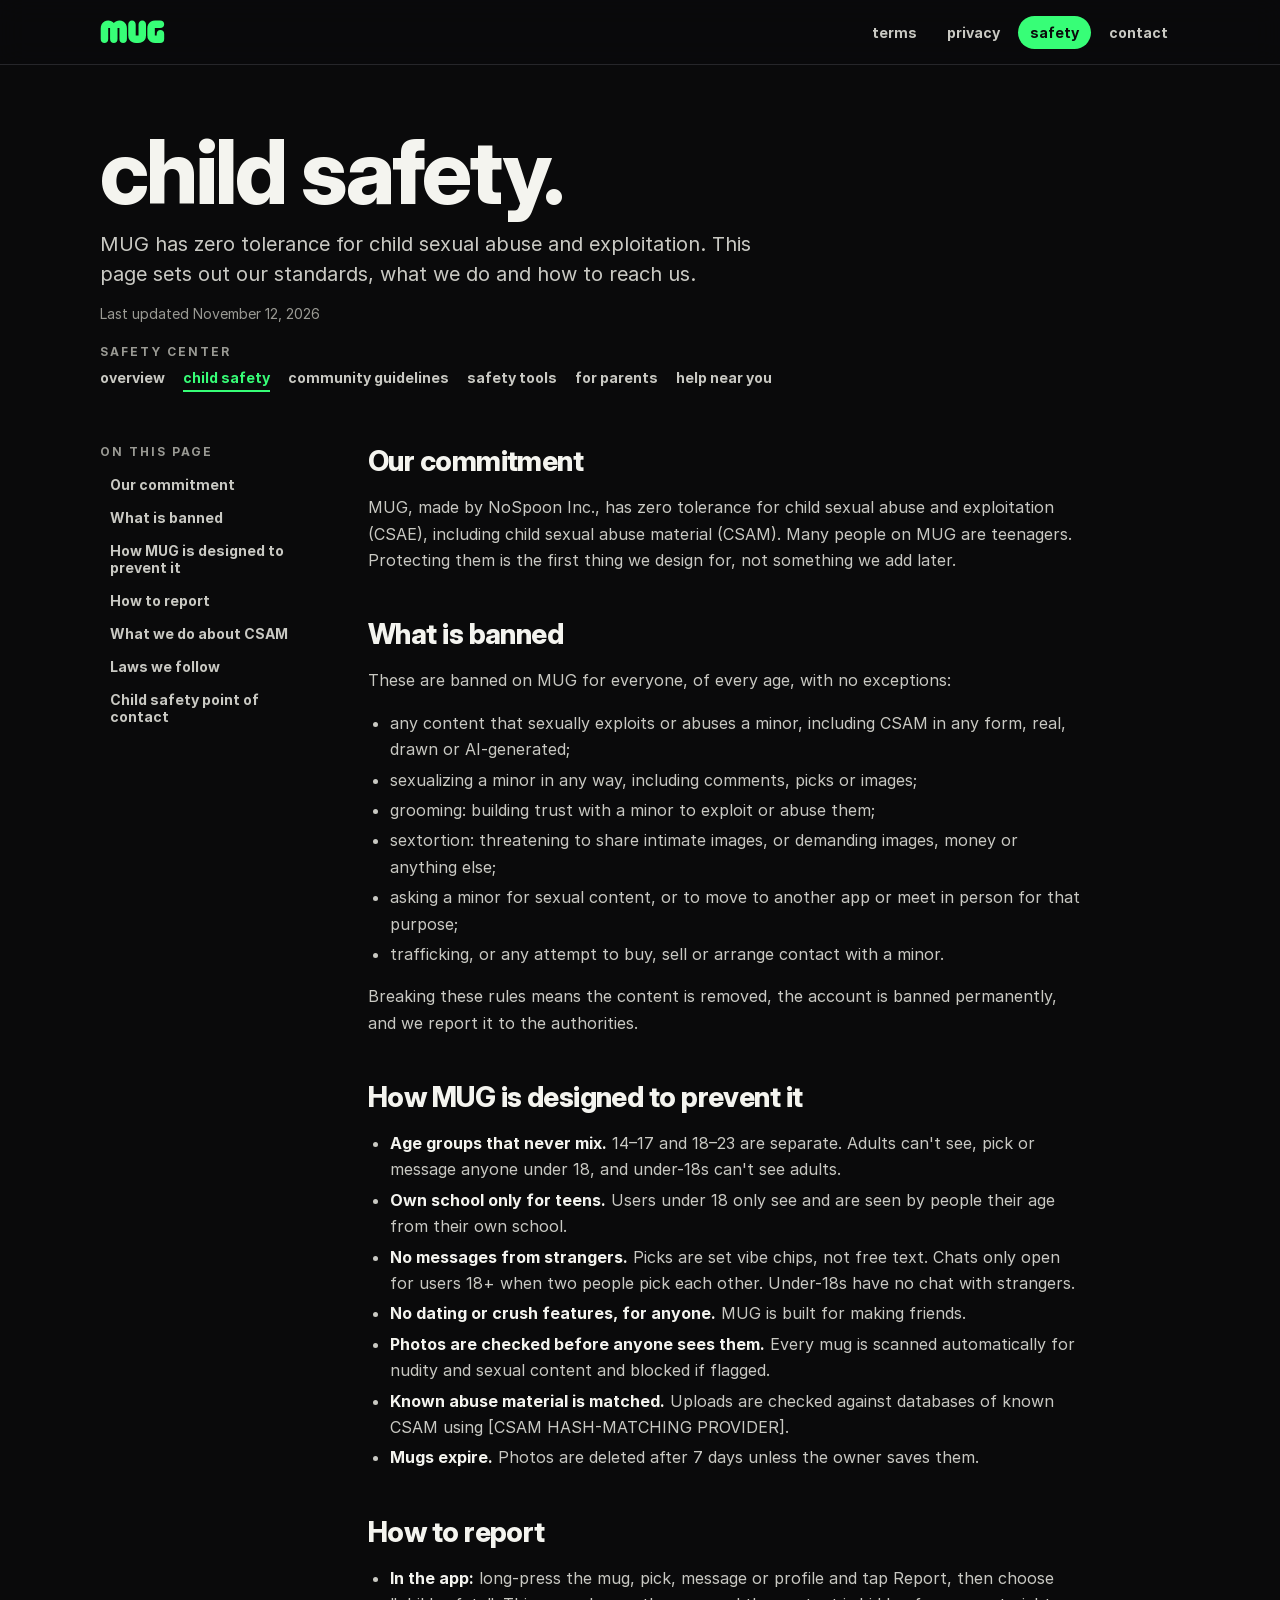
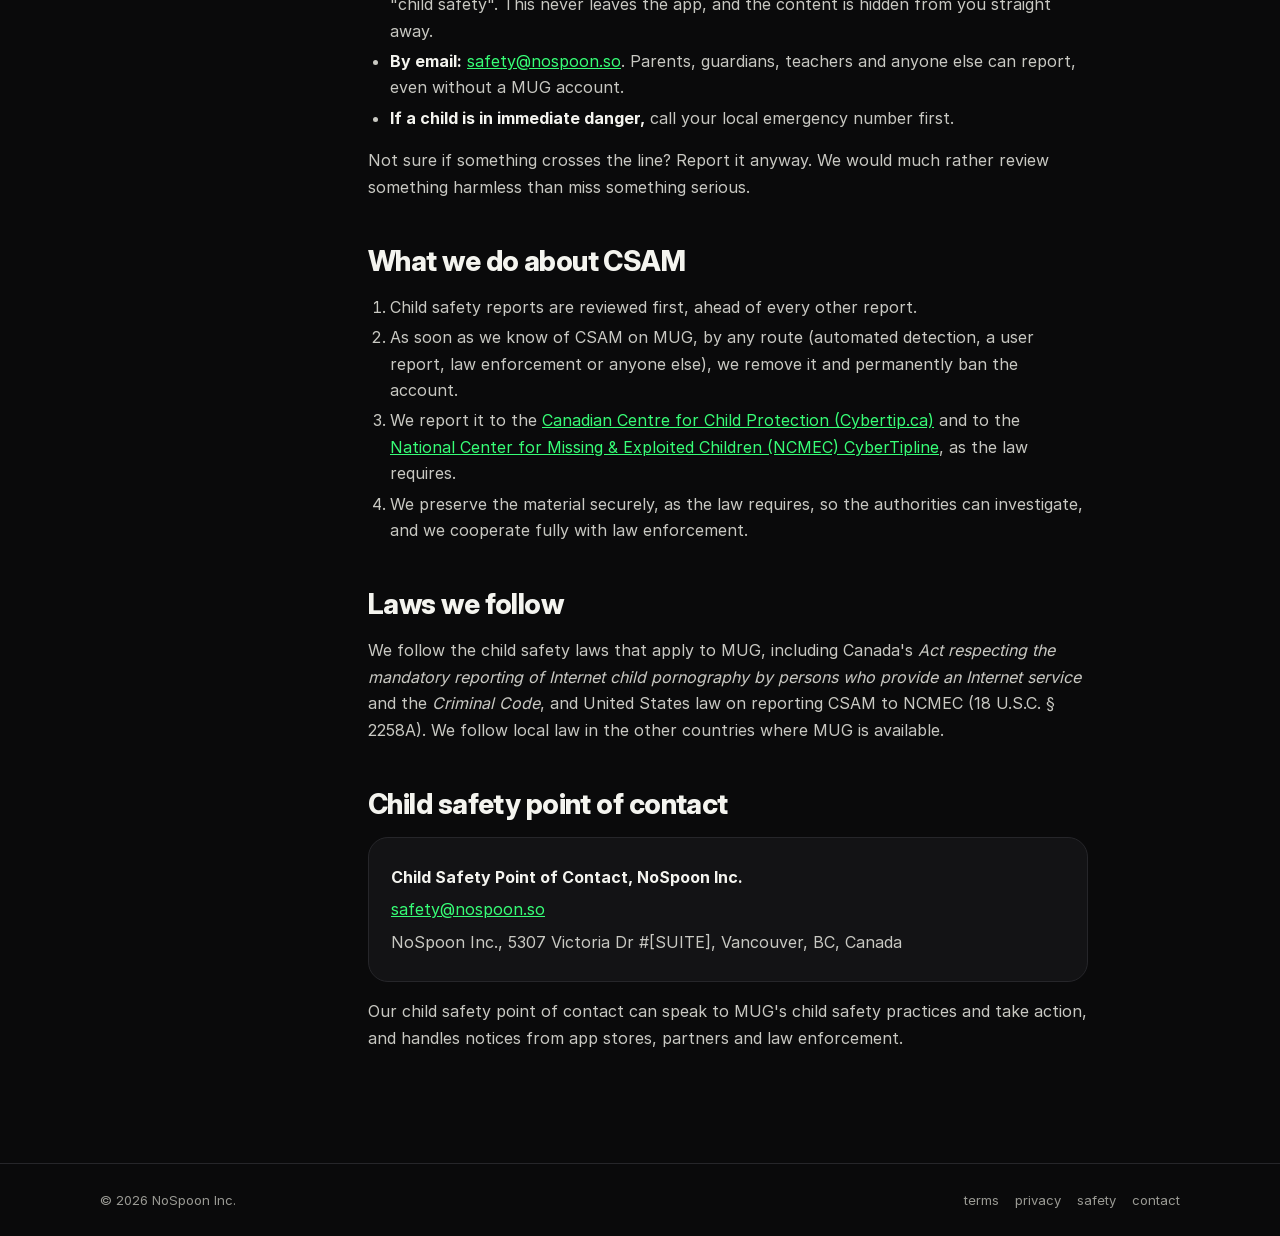
<file: child-safety.html>
<!doctype html>
<html lang="en">
<head>
<meta charset="utf-8">
<meta name="viewport" content="width=device-width, initial-scale=1">
<title>Child Safety Standards | MUG</title>
<meta name="description" content="How MUG prevents, detects and reports child sexual abuse and exploitation.">
<meta name="theme-color" content="#0A0A0B">
<link rel="canonical" href="https://mug.wtf/child-safety">
<link rel="icon" type="image/svg+xml" href="data:image/svg+xml,%3Csvg%20xmlns=%22http://www.w3.org/2000/svg%22%20viewBox=%220%200%201024%201024%22%3E%3Cdefs%3E%3C/defs%3E%3Crect%20width=%221024%22%20height=%221024%22%20fill=%22%230A0A0B%22/%3E%3Cg%20transform=%22rotate%280%20512%20530%29%20translate%28147.0%20217.1%29%20scale%280.4966%29%22%3E%3Cpath%20fill=%22%2337FE77%22%20d=%22M35%201010V450Q35%20322%2086.5%20227.0Q138%20132%20229.0%2081.0Q320%2030%20435%2030Q525%2030%20602.5%2063.5Q680%2097%20735%20158Q789%2097%20866.5%2063.5Q944%2030%201035%2030Q1150%2030%201241.0%2081.0Q1332%20132%201383.5%20227.0Q1435%20322%201435%20450V1010Q1435%201116%201379.5%201173.0Q1324%201230%201235%201230Q1146%201230%201090.5%201173.0Q1035%201116%201035%201010V430H934V1010Q934%201116%20879.0%201173.0Q824%201230%20735%201230Q646%201230%20590.5%201173.0Q535%201116%20535%201010V430H435V1010Q435%201116%20379.5%201173.0Q324%201230%20235%201230Q146%201230%2090.5%201173.0Q35%201116%2035%201010Z%22/%3E%3C/g%3E%3C/svg%3E">
<link rel="apple-touch-icon" href="/apple-touch-icon.png">
<meta property="og:site_name" content="MUG">
<meta property="og:title" content="Child Safety Standards | MUG">
<meta property="og:description" content="How MUG prevents, detects and reports child sexual abuse and exploitation.">
<meta property="og:url" content="https://mug.wtf/child-safety">
<meta property="og:image" content="https://mug.wtf/og.png">
<meta name="twitter:card" content="summary_large_image">
<link rel="stylesheet" href="/assets/site.css">
</head>
<body>
<header class="nav"><div class="wrap"><a href="/" aria-label="MUG home"><svg class="logo" viewBox="0 0 3460 1260" width="64.9" height="23.6" style="display: block;" role="img" aria-label="MUG"><path fill="currentColor" d="M35 1010V450Q35 322 86.5 227.0Q138 132 229.0 81.0Q320 30 435 30Q525 30 602.5 63.5Q680 97 735 158Q789 97 866.5 63.5Q944 30 1035 30Q1150 30 1241.0 81.0Q1332 132 1383.5 227.0Q1435 322 1435 450V1010Q1435 1116 1379.5 1173.0Q1324 1230 1235 1230Q1146 1230 1090.5 1173.0Q1035 1116 1035 1010V430H934V1010Q934 1116 879.0 1173.0Q824 1230 735 1230Q646 1230 590.5 1173.0Q535 1116 535 1010V430H435V1010Q435 1116 379.5 1173.0Q324 1230 235 1230Q146 1230 90.5 1173.0Q35 1116 35 1010ZM1505 810V250Q1505 144 1560.5 87.0Q1616 30 1705 30Q1794 30 1849.5 87.0Q1905 144 1905 250V830H2055V250Q2055 144 2110.5 87.0Q2166 30 2255 30Q2344 30 2399.5 87.0Q2455 144 2455 250V810Q2455 940 2401.5 1035.0Q2348 1130 2253.0 1180.0Q2158 1230 2035 1230H1925Q1802 1230 1707.0 1180.0Q1612 1130 1558.5 1035.0Q1505 940 1505 810ZM2525 810V450Q2525 321 2575.5 226.0Q2626 131 2721.0 80.5Q2816 30 2945 30H3205Q3311 30 3368.0 85.5Q3425 141 3425 230Q3425 319 3368.0 374.5Q3311 430 3205 430H2925V830H3025V750Q3025 644 3080.5 587.0Q3136 530 3225 530Q3314 530 3369.5 587.0Q3425 644 3425 750V1010Q3425 1119 3369.5 1174.5Q3314 1230 3205 1230H2945Q2816 1230 2721.0 1179.5Q2626 1129 2575.5 1034.0Q2525 939 2525 810Z"></path></svg></a><nav aria-label="Site"><a class="" href="/terms">terms</a><a class="" href="/privacy">privacy</a><a class="on" href="/safety">safety</a><a class="" href="/contact">contact</a></nav></div></header>
<main>
<section class="hero"><div class="wrap">
  <h1 class="disp">child safety.</h1>
  <p class="lede">MUG has zero tolerance for child sexual abuse and exploitation. This page sets out our standards, what we do and how to reach us.</p>
  <p class="meta">Last updated November 12, 2026</p><nav class="sc" aria-label="Safety center"><b>SAFETY CENTER</b><a class="" href="/safety">overview</a><a class="on" href="/child-safety">child safety</a><a class="" href="/guidelines">community guidelines</a><a class="" href="/safety-tools">safety tools</a><a class="" href="/parents">for parents</a><a class="" href="/resources">help near you</a></nav>
</div></section>
<div class="wrap"><div class="layout">
  <aside class="toc" aria-label="On this page"><b>ON THIS PAGE</b><a href="#commitment">Our commitment</a><a href="#banned">What is banned</a><a href="#design">How MUG is designed to prevent it</a><a href="#report">How to report</a><a href="#action">What we do about CSAM</a><a href="#law">Laws we follow</a><a href="#contact">Child safety point of contact</a></aside>
  <article class="doc"><h2 id="commitment">Our commitment</h2><p>MUG, made by NoSpoon Inc., has zero tolerance for child sexual abuse and exploitation (CSAE), including child sexual abuse material (CSAM). Many people on MUG are teenagers. Protecting them is the first thing we design for, not something we add later.</p><h2 id="banned">What is banned</h2><p>These are banned on MUG for everyone, of every age, with no exceptions:</p><ul>
<li>any content that sexually exploits or abuses a minor, including CSAM in any form, real, drawn or AI-generated;</li>
<li>sexualizing a minor in any way, including comments, picks or images;</li>
<li>grooming: building trust with a minor to exploit or abuse them;</li>
<li>sextortion: threatening to share intimate images, or demanding images, money or anything else;</li>
<li>asking a minor for sexual content, or to move to another app or meet in person for that purpose;</li>
<li>trafficking, or any attempt to buy, sell or arrange contact with a minor.</li>
</ul><p>Breaking these rules means the content is removed, the account is banned permanently, and we report it to the authorities.</p><h2 id="design">How MUG is designed to prevent it</h2><ul>
<li><strong>Age groups that never mix.</strong> 14–17 and 18–23 are separate. Adults can't see, pick or message anyone under 18, and under-18s can't see adults.</li>
<li><strong>Own school only for teens.</strong> Users under 18 only see and are seen by people their age from their own school.</li>
<li><strong>No messages from strangers.</strong> Picks are set vibe chips, not free text. Chats only open for users 18+ when two people pick each other. Under-18s have no chat with strangers.</li>
<li><strong>No dating or crush features, for anyone.</strong> MUG is built for making friends.</li>
<li><strong>Photos are checked before anyone sees them.</strong> Every mug is scanned automatically for nudity and sexual content and blocked if flagged.</li>
<li><strong>Known abuse material is matched.</strong> Uploads are checked against databases of known CSAM using [CSAM HASH-MATCHING PROVIDER].</li>
<li><strong>Mugs expire.</strong> Photos are deleted after 7 days unless the owner saves them.</li>
</ul><h2 id="report">How to report</h2><ul>
<li><strong>In the app:</strong> long-press the mug, pick, message or profile and tap Report, then choose "child safety". This never leaves the app, and the content is hidden from you straight away.</li>
<li><strong>By email:</strong> <a href="mailto:safety@nospoon.so">safety@nospoon.so</a>. Parents, guardians, teachers and anyone else can report, even without a MUG account.</li>
<li><strong>If a child is in immediate danger,</strong> call your local emergency number first.</li>
</ul><p>Not sure if something crosses the line? Report it anyway. We would much rather review something harmless than miss something serious.</p><h2 id="action">What we do about CSAM</h2><ol>
<li>Child safety reports are reviewed first, ahead of every other report.</li>
<li>As soon as we know of CSAM on MUG, by any route (automated detection, a user report, law enforcement or anyone else), we remove it and permanently ban the account.</li>
<li>We report it to the <a href="https://www.cybertip.ca">Canadian Centre for Child Protection (Cybertip.ca)</a> and to the <a href="https://report.cybertip.org">National Center for Missing &amp; Exploited Children (NCMEC) CyberTipline</a>, as the law requires.</li>
<li>We preserve the material securely, as the law requires, so the authorities can investigate, and we cooperate fully with law enforcement.</li>
</ol><h2 id="law">Laws we follow</h2><p>We follow the child safety laws that apply to MUG, including Canada's <em>Act respecting the mandatory reporting of Internet child pornography by persons who provide an Internet service</em> and the <em>Criminal Code</em>, and United States law on reporting CSAM to NCMEC (18 U.S.C. § 2258A). We follow local law in the other countries where MUG is available.</p><h2 id="contact">Child safety point of contact</h2><div class="box"><p><strong>Child Safety Point of Contact, NoSpoon Inc.</strong></p><p><a href="mailto:safety@nospoon.so">safety@nospoon.so</a></p><p>NoSpoon Inc., 5307 Victoria Dr #[SUITE], Vancouver, BC, Canada</p></div>
<p>Our child safety point of contact can speak to MUG's child safety practices and take action, and handles notices from app stores, partners and law enforcement.</p></article>
</div></div>
</main>
<footer><div class="wrap"><span>© 2026 NoSpoon Inc.</span><span><a href="/terms">terms</a><a href="/privacy">privacy</a><a href="/safety">safety</a><a href="/contact">contact</a></span></div></footer>
</body>
</html>
</file>
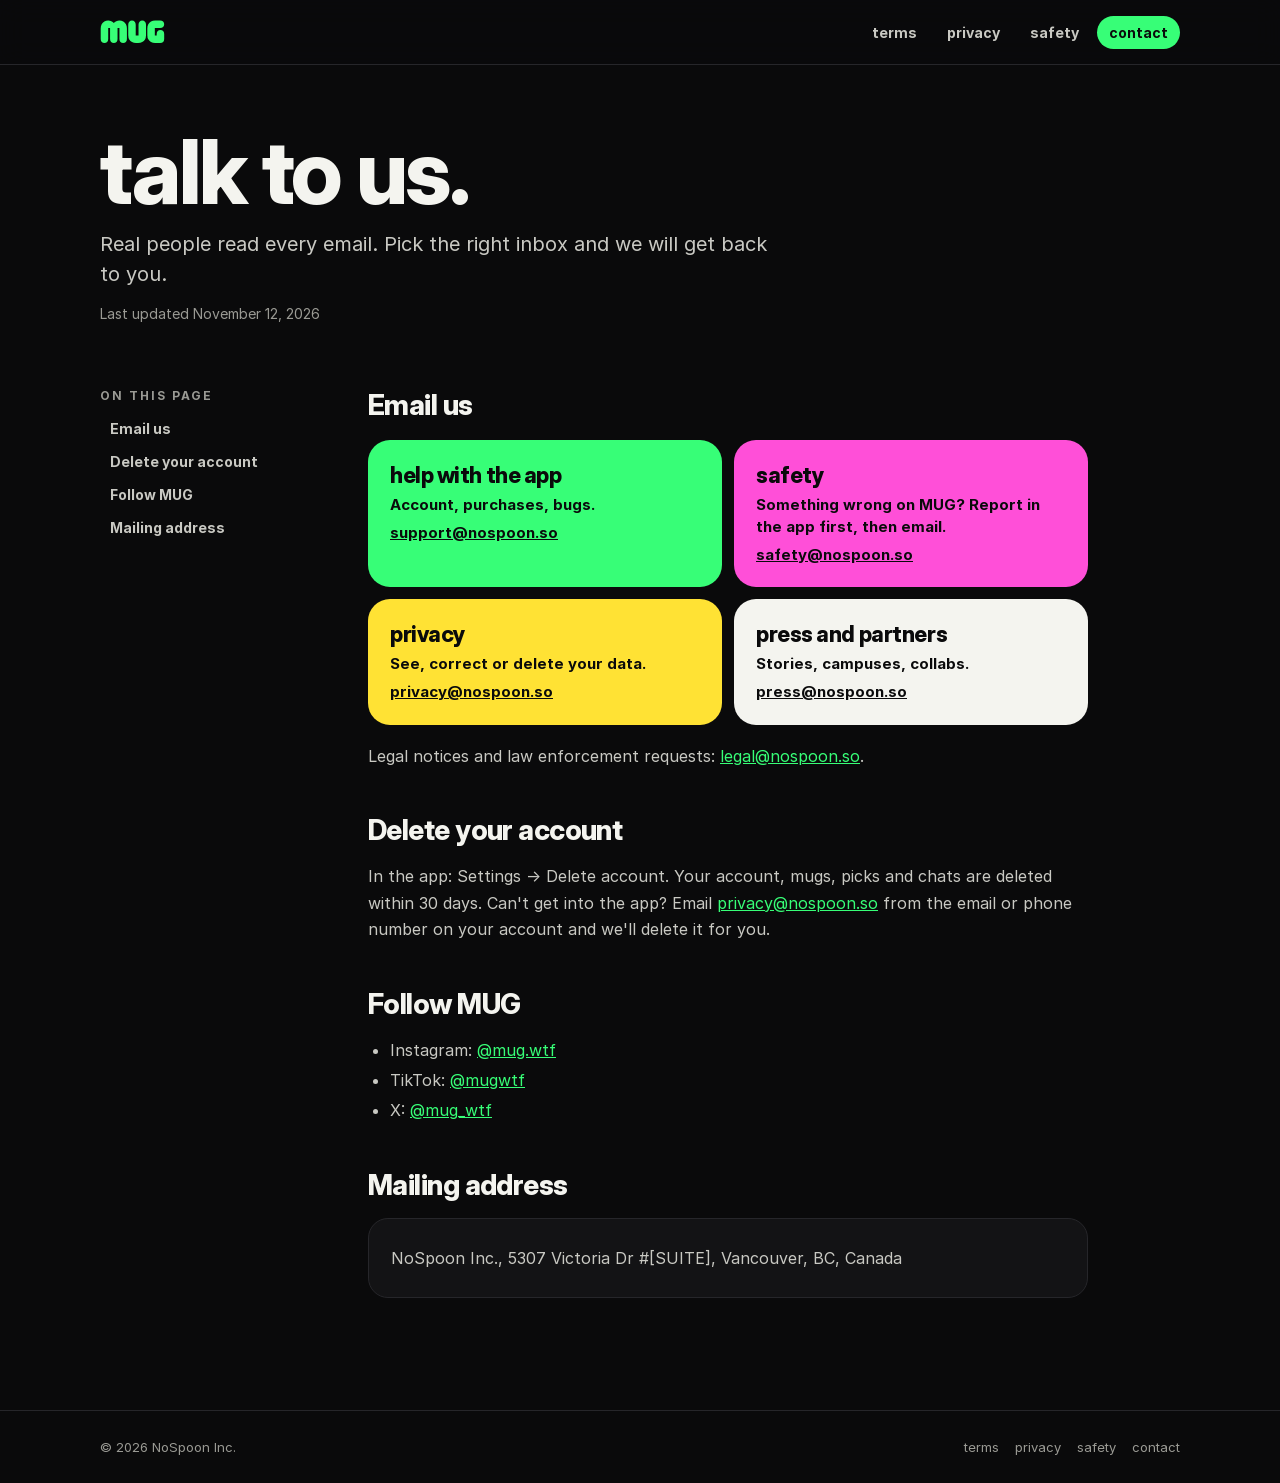
<file: contact.html>
<!doctype html>
<html lang="en">
<head>
<meta charset="utf-8">
<meta name="viewport" content="width=device-width, initial-scale=1">
<title>Contact | MUG</title>
<meta name="description" content="How to reach the MUG team.">
<meta name="theme-color" content="#0A0A0B">
<link rel="canonical" href="https://mug.wtf/contact">
<link rel="icon" type="image/svg+xml" href="data:image/svg+xml,%3Csvg%20xmlns=%22http://www.w3.org/2000/svg%22%20viewBox=%220%200%201024%201024%22%3E%3Cdefs%3E%3CclipPath%20id=%22sq%22%3E%3Crect%20width=%221024%22%20height=%221024%22%20rx=%22230%22/%3E%3C/clipPath%3E%3C/defs%3E%3Cg%20clip-path=%22url%28%23sq%29%22%3E%3Crect%20width=%221024%22%20height=%221024%22%20fill=%22%230A0A0B%22/%3E%3Cg%20transform=%22rotate%280%20512%20530%29%20translate%28147.0%20217.1%29%20scale%280.4966%29%22%3E%3Cpath%20fill=%22%2337FE77%22%20d=%22M35%201010V450Q35%20322%2086.5%20227.0Q138%20132%20229.0%2081.0Q320%2030%20435%2030Q525%2030%20602.5%2063.5Q680%2097%20735%20158Q789%2097%20866.5%2063.5Q944%2030%201035%2030Q1150%2030%201241.0%2081.0Q1332%20132%201383.5%20227.0Q1435%20322%201435%20450V1010Q1435%201116%201379.5%201173.0Q1324%201230%201235%201230Q1146%201230%201090.5%201173.0Q1035%201116%201035%201010V430H934V1010Q934%201116%20879.0%201173.0Q824%201230%20735%201230Q646%201230%20590.5%201173.0Q535%201116%20535%201010V430H435V1010Q435%201116%20379.5%201173.0Q324%201230%20235%201230Q146%201230%2090.5%201173.0Q35%201116%2035%201010Z%22/%3E%3C/g%3E%3C/g%3E%3C/svg%3E">
<link rel="apple-touch-icon" href="/apple-touch-icon.png">
<meta property="og:site_name" content="MUG">
<meta property="og:title" content="Contact | MUG">
<meta property="og:description" content="How to reach the MUG team.">
<meta property="og:url" content="https://mug.wtf/contact">
<meta property="og:image" content="https://mug.wtf/og.png">
<meta name="twitter:card" content="summary_large_image">
<link rel="stylesheet" href="/assets/site.css">
</head>
<body>
<header class="nav"><div class="wrap"><a href="/" aria-label="MUG home"><svg class="logo" viewBox="0 0 3460 1260" width="64.9" height="23.6" style="display: block;" role="img" aria-label="MUG"><path fill="currentColor" d="M35 1010V450Q35 322 86.5 227.0Q138 132 229.0 81.0Q320 30 435 30Q525 30 602.5 63.5Q680 97 735 158Q789 97 866.5 63.5Q944 30 1035 30Q1150 30 1241.0 81.0Q1332 132 1383.5 227.0Q1435 322 1435 450V1010Q1435 1116 1379.5 1173.0Q1324 1230 1235 1230Q1146 1230 1090.5 1173.0Q1035 1116 1035 1010V430H934V1010Q934 1116 879.0 1173.0Q824 1230 735 1230Q646 1230 590.5 1173.0Q535 1116 535 1010V430H435V1010Q435 1116 379.5 1173.0Q324 1230 235 1230Q146 1230 90.5 1173.0Q35 1116 35 1010ZM1505 810V250Q1505 144 1560.5 87.0Q1616 30 1705 30Q1794 30 1849.5 87.0Q1905 144 1905 250V830H2055V250Q2055 144 2110.5 87.0Q2166 30 2255 30Q2344 30 2399.5 87.0Q2455 144 2455 250V810Q2455 940 2401.5 1035.0Q2348 1130 2253.0 1180.0Q2158 1230 2035 1230H1925Q1802 1230 1707.0 1180.0Q1612 1130 1558.5 1035.0Q1505 940 1505 810ZM2525 810V450Q2525 321 2575.5 226.0Q2626 131 2721.0 80.5Q2816 30 2945 30H3205Q3311 30 3368.0 85.5Q3425 141 3425 230Q3425 319 3368.0 374.5Q3311 430 3205 430H2925V830H3025V750Q3025 644 3080.5 587.0Q3136 530 3225 530Q3314 530 3369.5 587.0Q3425 644 3425 750V1010Q3425 1119 3369.5 1174.5Q3314 1230 3205 1230H2945Q2816 1230 2721.0 1179.5Q2626 1129 2575.5 1034.0Q2525 939 2525 810Z"></path></svg></a><nav aria-label="Site"><a class="" href="/terms">terms</a><a class="" href="/privacy">privacy</a><a class="" href="/safety">safety</a><a class="on" href="/contact">contact</a></nav></div></header>
<main>
<section class="hero"><div class="wrap">
  <h1 class="disp">talk to us.</h1>
  <p class="lede">Real people read every email. Pick the right inbox and we will get back to you.</p>
  <p class="meta">Last updated November 12, 2026</p>
</div></section>
<div class="wrap"><div class="layout">
  <aside class="toc" aria-label="On this page"><b>ON THIS PAGE</b><a href="#email">Email us</a><a href="#delete">Delete your account</a><a href="#social">Follow MUG</a><a href="#mail">Mailing address</a></aside>
  <article class="doc"><h2 id="email">Email us</h2><div class="cards">
<div class="card" style="background:var(--grn)"><b>help with the app</b><span>Account, purchases, bugs.</span><span><a style="color:var(--ink)" href="mailto:support@nospoon.so">support@nospoon.so</a></span></div>
<div class="card" style="background:var(--pnk)"><b>safety</b><span>Something wrong on MUG? Report in the app first, then email.</span><span><a style="color:var(--ink)" href="mailto:safety@nospoon.so">safety@nospoon.so</a></span></div>
<div class="card" style="background:var(--yel)"><b>privacy</b><span>See, correct or delete your data.</span><span><a style="color:var(--ink)" href="mailto:privacy@nospoon.so">privacy@nospoon.so</a></span></div>
<div class="card" style="background:var(--off)"><b>press and partners</b><span>Stories, campuses, collabs.</span><span><a style="color:var(--ink)" href="mailto:press@nospoon.so">press@nospoon.so</a></span></div>
</div>
<p>Legal notices and law enforcement requests: <a href="mailto:legal@nospoon.so">legal@nospoon.so</a>.</p><h2 id="delete">Delete your account</h2><p>In the app: Settings → Delete account. Your account, mugs, picks and chats are deleted within 30 days. Can't get into the app? Email <a href="mailto:privacy@nospoon.so">privacy@nospoon.so</a> from the email or phone number on your account and we'll delete it for you.</p><h2 id="social">Follow MUG</h2><ul>
<li>Instagram: <a href="https://www.instagram.com/mug.wtf">@mug.wtf</a></li>
<li>TikTok: <a href="https://www.tiktok.com/@mugwtf">@mugwtf</a></li>
<li>X: <a href="https://x.com/mug_wtf">@mug_wtf</a></li>
</ul><h2 id="mail">Mailing address</h2><div class="box"><p>NoSpoon Inc., 5307 Victoria Dr #[SUITE], Vancouver, BC, Canada</p></div></article>
</div></div>
</main>
<footer><div class="wrap"><span>© 2026 NoSpoon Inc.</span><span><a href="/terms">terms</a><a href="/privacy">privacy</a><a href="/safety">safety</a><a href="/contact">contact</a></span></div></footer>
</body>
</html>
</file>
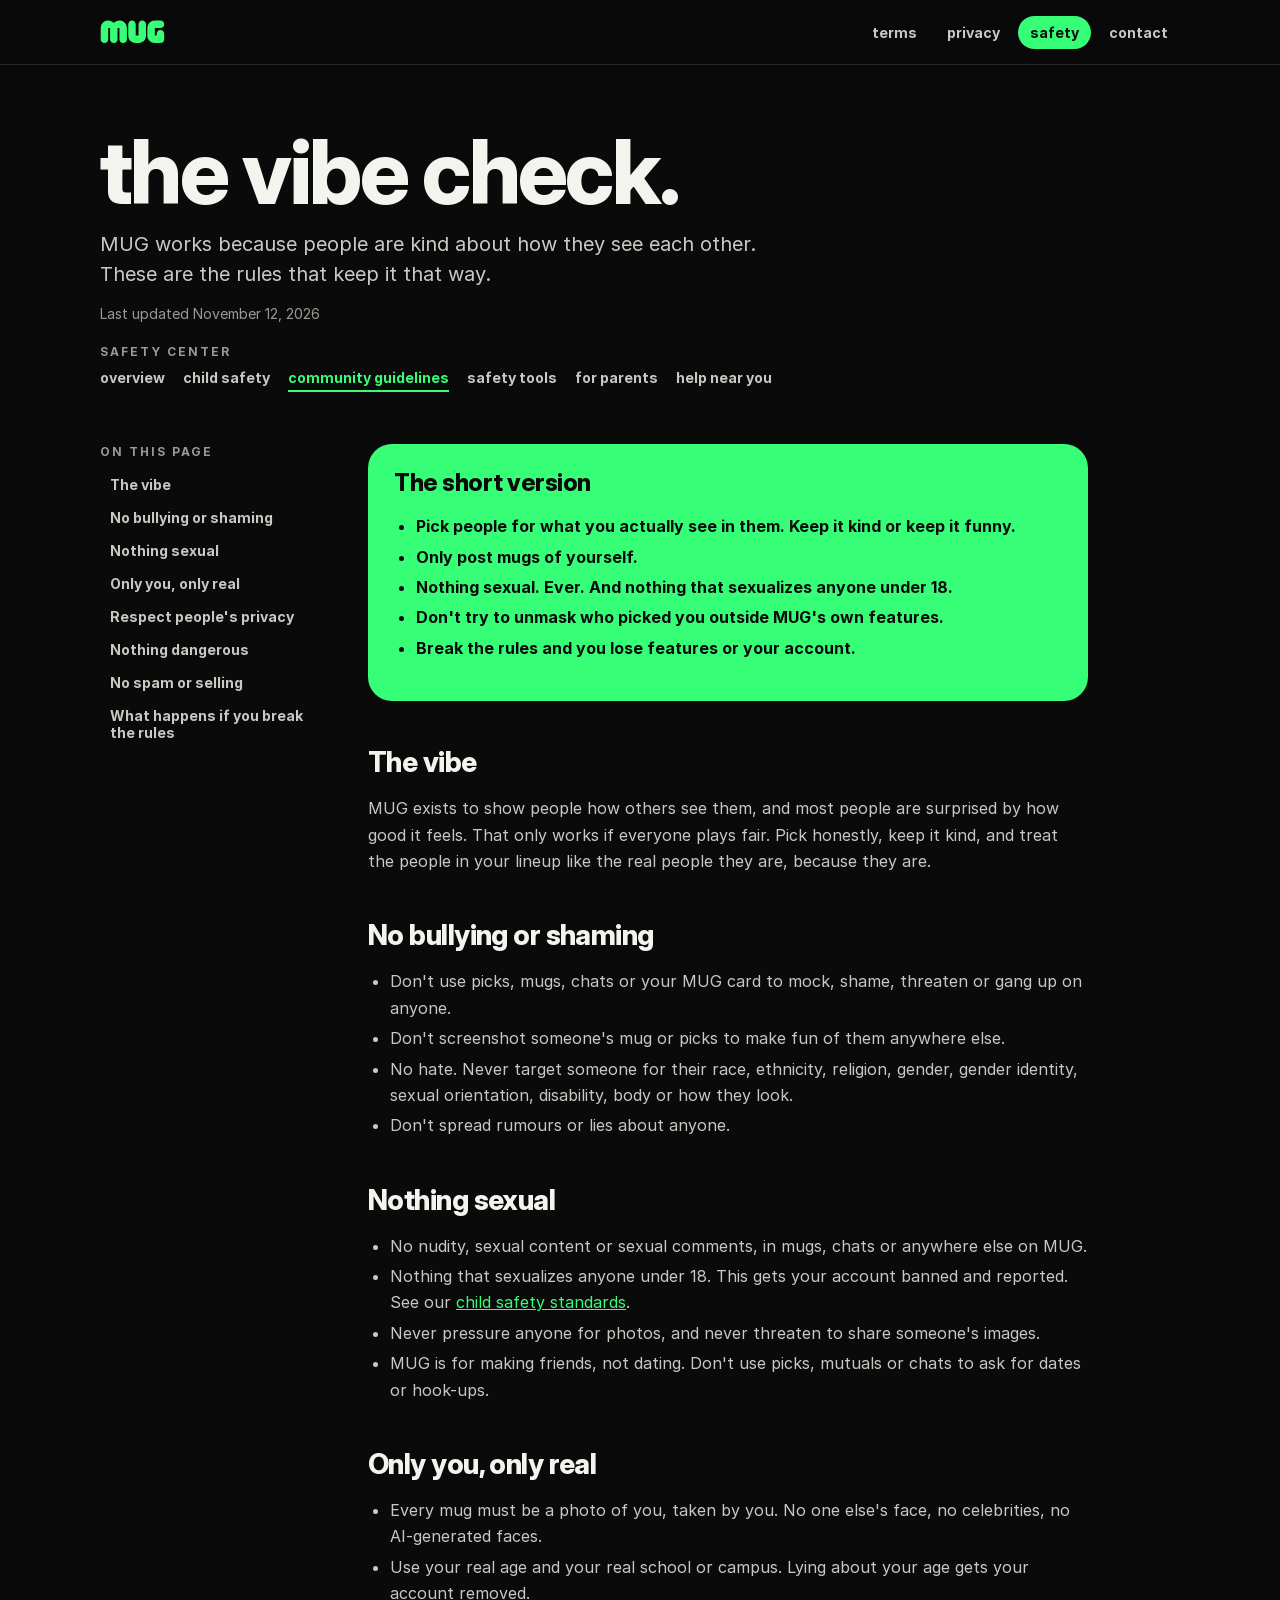
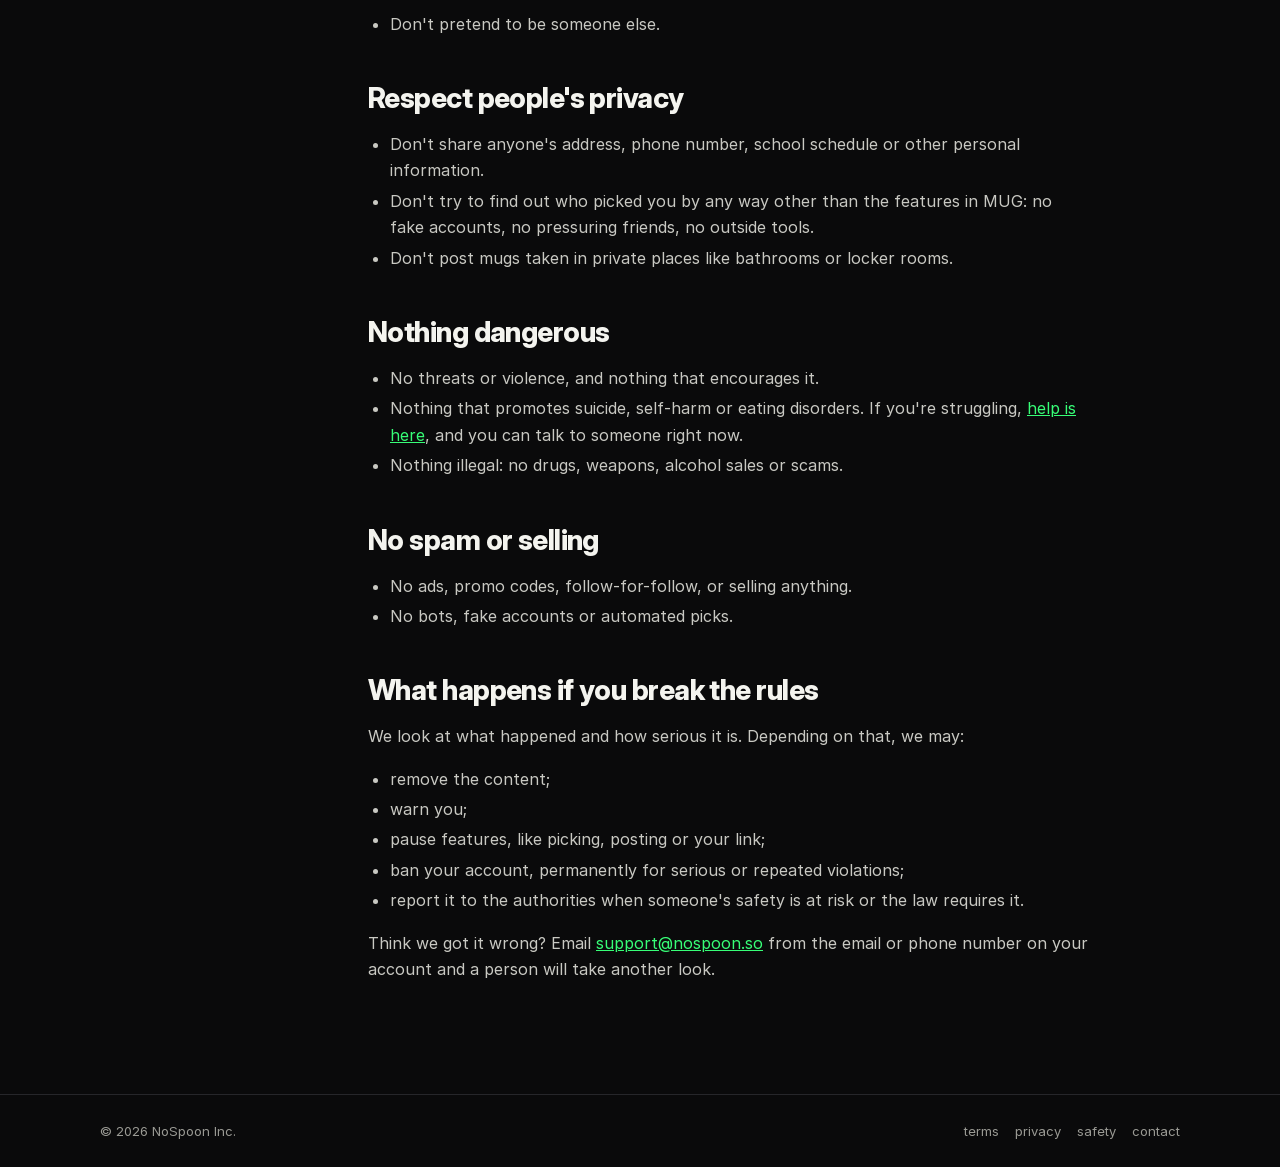
<file: guidelines.html>
<!doctype html>
<html lang="en">
<head>
<meta charset="utf-8">
<meta name="viewport" content="width=device-width, initial-scale=1">
<title>Community Guidelines | MUG</title>
<meta name="description" content="What is and is not okay on MUG.">
<meta name="theme-color" content="#0A0A0B">
<link rel="canonical" href="https://mug.wtf/guidelines">
<link rel="icon" type="image/svg+xml" href="data:image/svg+xml,%3Csvg%20xmlns=%22http://www.w3.org/2000/svg%22%20viewBox=%220%200%201024%201024%22%3E%3Cdefs%3E%3C/defs%3E%3Crect%20width=%221024%22%20height=%221024%22%20fill=%22%230A0A0B%22/%3E%3Cg%20transform=%22rotate%280%20512%20530%29%20translate%28147.0%20217.1%29%20scale%280.4966%29%22%3E%3Cpath%20fill=%22%2337FE77%22%20d=%22M35%201010V450Q35%20322%2086.5%20227.0Q138%20132%20229.0%2081.0Q320%2030%20435%2030Q525%2030%20602.5%2063.5Q680%2097%20735%20158Q789%2097%20866.5%2063.5Q944%2030%201035%2030Q1150%2030%201241.0%2081.0Q1332%20132%201383.5%20227.0Q1435%20322%201435%20450V1010Q1435%201116%201379.5%201173.0Q1324%201230%201235%201230Q1146%201230%201090.5%201173.0Q1035%201116%201035%201010V430H934V1010Q934%201116%20879.0%201173.0Q824%201230%20735%201230Q646%201230%20590.5%201173.0Q535%201116%20535%201010V430H435V1010Q435%201116%20379.5%201173.0Q324%201230%20235%201230Q146%201230%2090.5%201173.0Q35%201116%2035%201010Z%22/%3E%3C/g%3E%3C/svg%3E">
<link rel="apple-touch-icon" href="/apple-touch-icon.png">
<meta property="og:site_name" content="MUG">
<meta property="og:title" content="Community Guidelines | MUG">
<meta property="og:description" content="What is and is not okay on MUG.">
<meta property="og:url" content="https://mug.wtf/guidelines">
<meta property="og:image" content="https://mug.wtf/og.png">
<meta name="twitter:card" content="summary_large_image">
<link rel="stylesheet" href="/assets/site.css">
</head>
<body>
<header class="nav"><div class="wrap"><a href="/" aria-label="MUG home"><svg class="logo" viewBox="0 0 3460 1260" width="64.9" height="23.6" style="display: block;" role="img" aria-label="MUG"><path fill="currentColor" d="M35 1010V450Q35 322 86.5 227.0Q138 132 229.0 81.0Q320 30 435 30Q525 30 602.5 63.5Q680 97 735 158Q789 97 866.5 63.5Q944 30 1035 30Q1150 30 1241.0 81.0Q1332 132 1383.5 227.0Q1435 322 1435 450V1010Q1435 1116 1379.5 1173.0Q1324 1230 1235 1230Q1146 1230 1090.5 1173.0Q1035 1116 1035 1010V430H934V1010Q934 1116 879.0 1173.0Q824 1230 735 1230Q646 1230 590.5 1173.0Q535 1116 535 1010V430H435V1010Q435 1116 379.5 1173.0Q324 1230 235 1230Q146 1230 90.5 1173.0Q35 1116 35 1010ZM1505 810V250Q1505 144 1560.5 87.0Q1616 30 1705 30Q1794 30 1849.5 87.0Q1905 144 1905 250V830H2055V250Q2055 144 2110.5 87.0Q2166 30 2255 30Q2344 30 2399.5 87.0Q2455 144 2455 250V810Q2455 940 2401.5 1035.0Q2348 1130 2253.0 1180.0Q2158 1230 2035 1230H1925Q1802 1230 1707.0 1180.0Q1612 1130 1558.5 1035.0Q1505 940 1505 810ZM2525 810V450Q2525 321 2575.5 226.0Q2626 131 2721.0 80.5Q2816 30 2945 30H3205Q3311 30 3368.0 85.5Q3425 141 3425 230Q3425 319 3368.0 374.5Q3311 430 3205 430H2925V830H3025V750Q3025 644 3080.5 587.0Q3136 530 3225 530Q3314 530 3369.5 587.0Q3425 644 3425 750V1010Q3425 1119 3369.5 1174.5Q3314 1230 3205 1230H2945Q2816 1230 2721.0 1179.5Q2626 1129 2575.5 1034.0Q2525 939 2525 810Z"></path></svg></a><nav aria-label="Site"><a class="" href="/terms">terms</a><a class="" href="/privacy">privacy</a><a class="on" href="/safety">safety</a><a class="" href="/contact">contact</a></nav></div></header>
<main>
<section class="hero"><div class="wrap">
  <h1 class="disp">the vibe check.</h1>
  <p class="lede">MUG works because people are kind about how they see each other. These are the rules that keep it that way.</p>
  <p class="meta">Last updated November 12, 2026</p><nav class="sc" aria-label="Safety center"><b>SAFETY CENTER</b><a class="" href="/safety">overview</a><a class="" href="/child-safety">child safety</a><a class="on" href="/guidelines">community guidelines</a><a class="" href="/safety-tools">safety tools</a><a class="" href="/parents">for parents</a><a class="" href="/resources">help near you</a></nav>
</div></section>
<div class="wrap"><div class="layout">
  <aside class="toc" aria-label="On this page"><b>ON THIS PAGE</b><a href="#vibe">The vibe</a><a href="#bullying">No bullying or shaming</a><a href="#sexual">Nothing sexual</a><a href="#yours">Only you, only real</a><a href="#privacy">Respect people's privacy</a><a href="#harm">Nothing dangerous</a><a href="#spam">No spam or selling</a><a href="#enforce">What happens if you break the rules</a></aside>
  <article class="doc"><div class="short"><h2>The short version</h2><ul>
<li>Pick people for what you actually see in them. Keep it kind or keep it funny.</li>
<li>Only post mugs of yourself.</li>
<li>Nothing sexual. Ever. And nothing that sexualizes anyone under 18.</li>
<li>Don't try to unmask who picked you outside MUG's own features.</li>
<li>Break the rules and you lose features or your account.</li>
</ul></div><h2 id="vibe">The vibe</h2><p>MUG exists to show people how others see them, and most people are surprised by how good it feels. That only works if everyone plays fair. Pick honestly, keep it kind, and treat the people in your lineup like the real people they are, because they are.</p><h2 id="bullying">No bullying or shaming</h2><ul>
<li>Don't use picks, mugs, chats or your MUG card to mock, shame, threaten or gang up on anyone.</li>
<li>Don't screenshot someone's mug or picks to make fun of them anywhere else.</li>
<li>No hate. Never target someone for their race, ethnicity, religion, gender, gender identity, sexual orientation, disability, body or how they look.</li>
<li>Don't spread rumours or lies about anyone.</li>
</ul><h2 id="sexual">Nothing sexual</h2><ul>
<li>No nudity, sexual content or sexual comments, in mugs, chats or anywhere else on MUG.</li>
<li>Nothing that sexualizes anyone under 18. This gets your account banned and reported. See our <a href="/child-safety">child safety standards</a>.</li>
<li>Never pressure anyone for photos, and never threaten to share someone's images.</li>
<li>MUG is for making friends, not dating. Don't use picks, mutuals or chats to ask for dates or hook-ups.</li>
</ul><h2 id="yours">Only you, only real</h2><ul>
<li>Every mug must be a photo of you, taken by you. No one else's face, no celebrities, no AI-generated faces.</li>
<li>Use your real age and your real school or campus. Lying about your age gets your account removed.</li>
<li>Don't pretend to be someone else.</li>
</ul><h2 id="privacy">Respect people's privacy</h2><ul>
<li>Don't share anyone's address, phone number, school schedule or other personal information.</li>
<li>Don't try to find out who picked you by any way other than the features in MUG: no fake accounts, no pressuring friends, no outside tools.</li>
<li>Don't post mugs taken in private places like bathrooms or locker rooms.</li>
</ul><h2 id="harm">Nothing dangerous</h2><ul>
<li>No threats or violence, and nothing that encourages it.</li>
<li>Nothing that promotes suicide, self-harm or eating disorders. If you're struggling, <a href="/resources">help is here</a>, and you can talk to someone right now.</li>
<li>Nothing illegal: no drugs, weapons, alcohol sales or scams.</li>
</ul><h2 id="spam">No spam or selling</h2><ul>
<li>No ads, promo codes, follow-for-follow, or selling anything.</li>
<li>No bots, fake accounts or automated picks.</li>
</ul><h2 id="enforce">What happens if you break the rules</h2><p>We look at what happened and how serious it is. Depending on that, we may:</p><ul>
<li>remove the content;</li>
<li>warn you;</li>
<li>pause features, like picking, posting or your link;</li>
<li>ban your account, permanently for serious or repeated violations;</li>
<li>report it to the authorities when someone's safety is at risk or the law requires it.</li>
</ul><p>Think we got it wrong? Email <a href="mailto:support@nospoon.so">support@nospoon.so</a> from the email or phone number on your account and a person will take another look.</p></article>
</div></div>
</main>
<footer><div class="wrap"><span>© 2026 NoSpoon Inc.</span><span><a href="/terms">terms</a><a href="/privacy">privacy</a><a href="/safety">safety</a><a href="/contact">contact</a></span></div></footer>
</body>
</html>
</file>
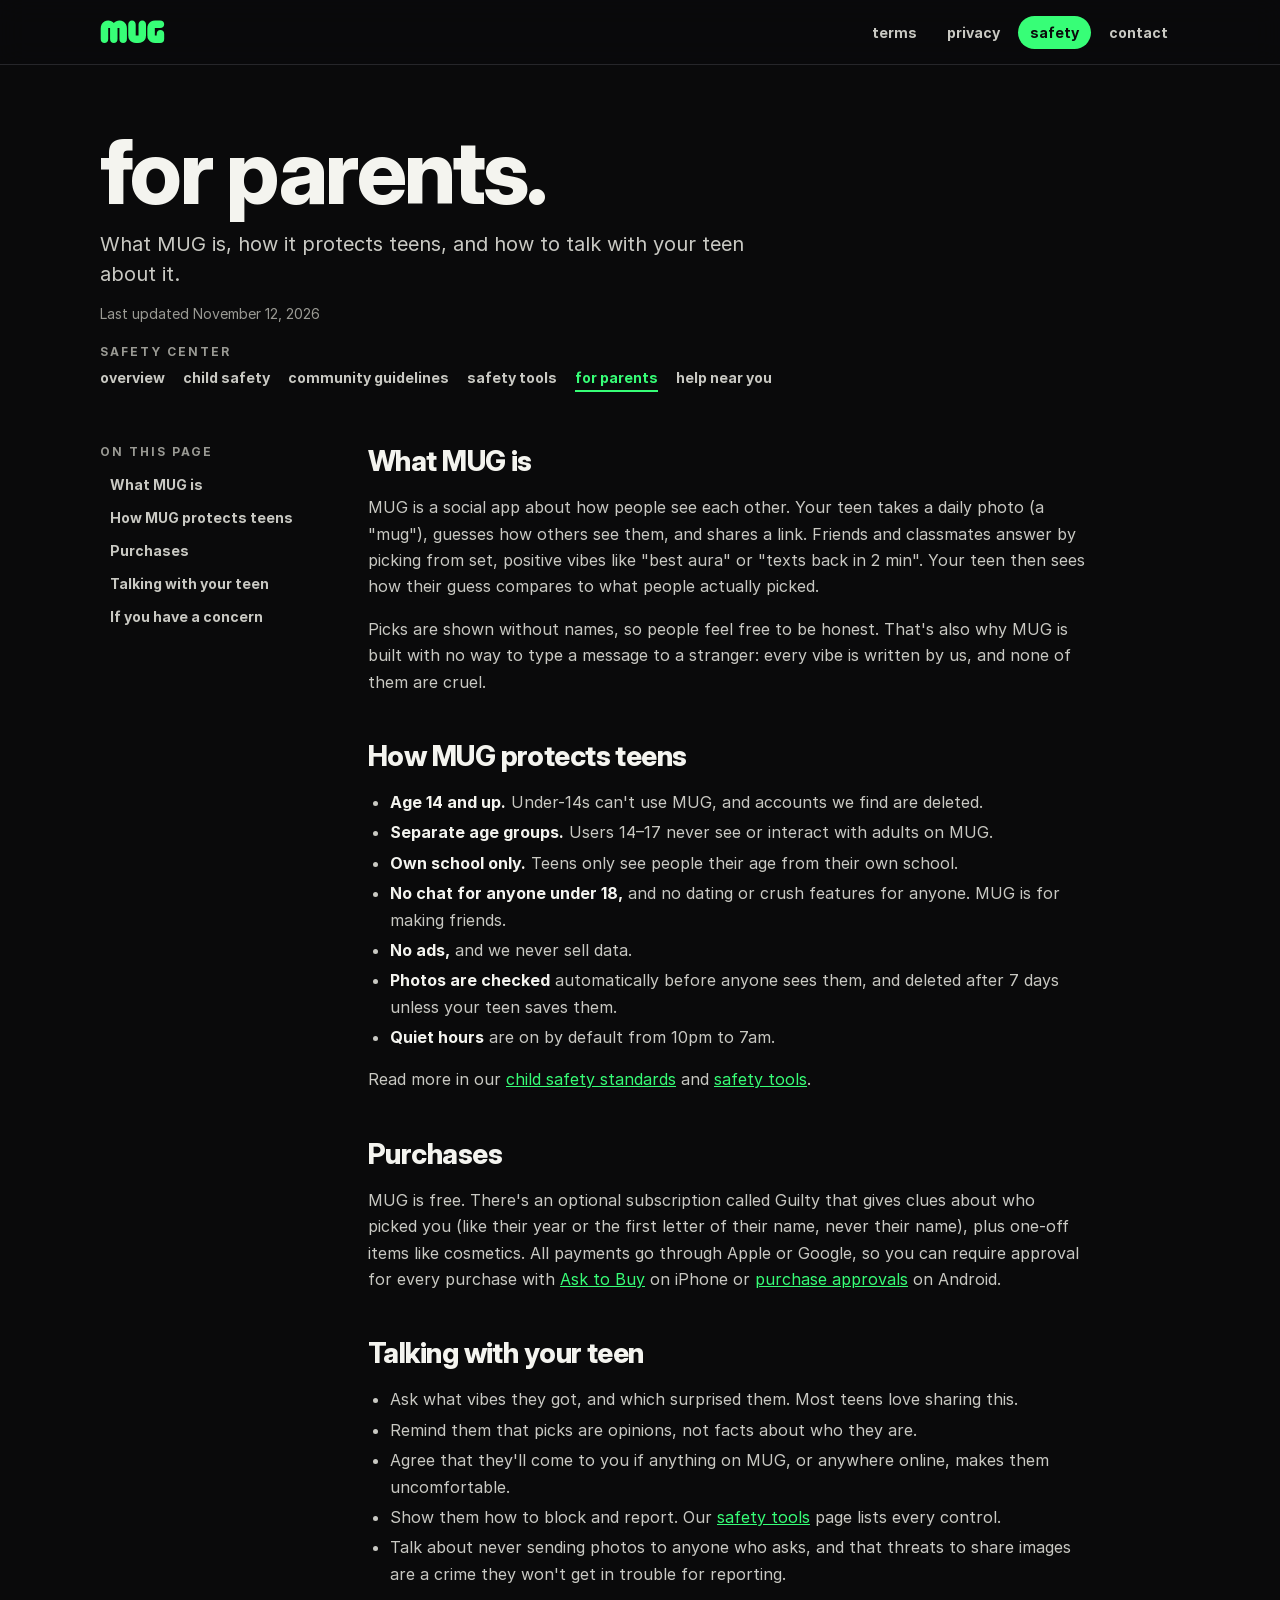
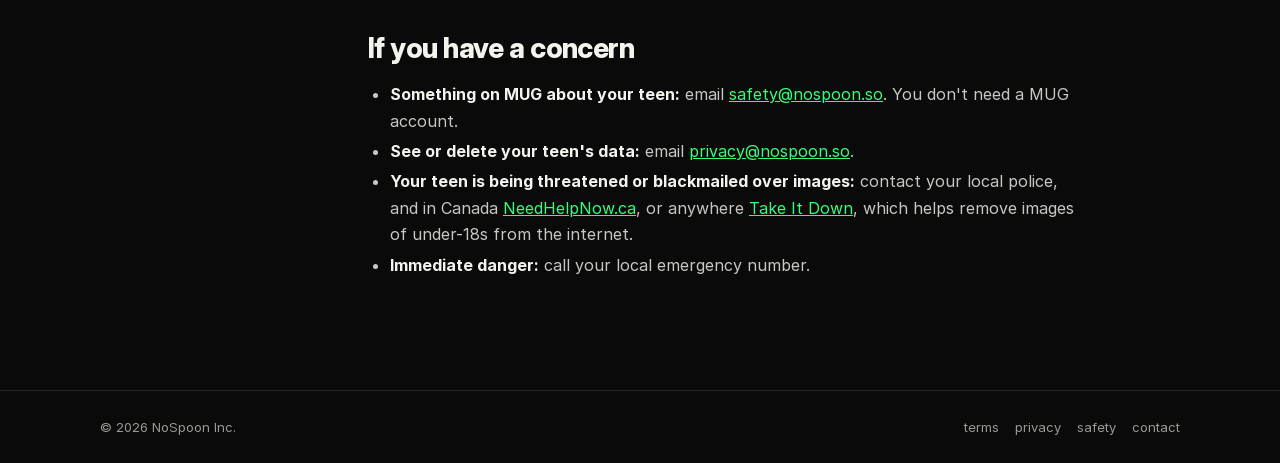
<file: parents.html>
<!doctype html>
<html lang="en">
<head>
<meta charset="utf-8">
<meta name="viewport" content="width=device-width, initial-scale=1">
<title>For Parents | MUG</title>
<meta name="description" content="A guide to MUG for parents and guardians.">
<meta name="theme-color" content="#0A0A0B">
<link rel="canonical" href="https://mug.wtf/parents">
<link rel="icon" type="image/svg+xml" href="data:image/svg+xml,%3Csvg%20xmlns=%22http://www.w3.org/2000/svg%22%20viewBox=%220%200%201024%201024%22%3E%3Cdefs%3E%3C/defs%3E%3Crect%20width=%221024%22%20height=%221024%22%20fill=%22%230A0A0B%22/%3E%3Cg%20transform=%22rotate%280%20512%20530%29%20translate%28147.0%20217.1%29%20scale%280.4966%29%22%3E%3Cpath%20fill=%22%2337FE77%22%20d=%22M35%201010V450Q35%20322%2086.5%20227.0Q138%20132%20229.0%2081.0Q320%2030%20435%2030Q525%2030%20602.5%2063.5Q680%2097%20735%20158Q789%2097%20866.5%2063.5Q944%2030%201035%2030Q1150%2030%201241.0%2081.0Q1332%20132%201383.5%20227.0Q1435%20322%201435%20450V1010Q1435%201116%201379.5%201173.0Q1324%201230%201235%201230Q1146%201230%201090.5%201173.0Q1035%201116%201035%201010V430H934V1010Q934%201116%20879.0%201173.0Q824%201230%20735%201230Q646%201230%20590.5%201173.0Q535%201116%20535%201010V430H435V1010Q435%201116%20379.5%201173.0Q324%201230%20235%201230Q146%201230%2090.5%201173.0Q35%201116%2035%201010Z%22/%3E%3C/g%3E%3C/svg%3E">
<link rel="apple-touch-icon" href="/apple-touch-icon.png">
<meta property="og:site_name" content="MUG">
<meta property="og:title" content="For Parents | MUG">
<meta property="og:description" content="A guide to MUG for parents and guardians.">
<meta property="og:url" content="https://mug.wtf/parents">
<meta property="og:image" content="https://mug.wtf/og.png">
<meta name="twitter:card" content="summary_large_image">
<link rel="stylesheet" href="/assets/site.css">
</head>
<body>
<header class="nav"><div class="wrap"><a href="/" aria-label="MUG home"><svg class="logo" viewBox="0 0 3460 1260" width="64.9" height="23.6" style="display: block;" role="img" aria-label="MUG"><path fill="currentColor" d="M35 1010V450Q35 322 86.5 227.0Q138 132 229.0 81.0Q320 30 435 30Q525 30 602.5 63.5Q680 97 735 158Q789 97 866.5 63.5Q944 30 1035 30Q1150 30 1241.0 81.0Q1332 132 1383.5 227.0Q1435 322 1435 450V1010Q1435 1116 1379.5 1173.0Q1324 1230 1235 1230Q1146 1230 1090.5 1173.0Q1035 1116 1035 1010V430H934V1010Q934 1116 879.0 1173.0Q824 1230 735 1230Q646 1230 590.5 1173.0Q535 1116 535 1010V430H435V1010Q435 1116 379.5 1173.0Q324 1230 235 1230Q146 1230 90.5 1173.0Q35 1116 35 1010ZM1505 810V250Q1505 144 1560.5 87.0Q1616 30 1705 30Q1794 30 1849.5 87.0Q1905 144 1905 250V830H2055V250Q2055 144 2110.5 87.0Q2166 30 2255 30Q2344 30 2399.5 87.0Q2455 144 2455 250V810Q2455 940 2401.5 1035.0Q2348 1130 2253.0 1180.0Q2158 1230 2035 1230H1925Q1802 1230 1707.0 1180.0Q1612 1130 1558.5 1035.0Q1505 940 1505 810ZM2525 810V450Q2525 321 2575.5 226.0Q2626 131 2721.0 80.5Q2816 30 2945 30H3205Q3311 30 3368.0 85.5Q3425 141 3425 230Q3425 319 3368.0 374.5Q3311 430 3205 430H2925V830H3025V750Q3025 644 3080.5 587.0Q3136 530 3225 530Q3314 530 3369.5 587.0Q3425 644 3425 750V1010Q3425 1119 3369.5 1174.5Q3314 1230 3205 1230H2945Q2816 1230 2721.0 1179.5Q2626 1129 2575.5 1034.0Q2525 939 2525 810Z"></path></svg></a><nav aria-label="Site"><a class="" href="/terms">terms</a><a class="" href="/privacy">privacy</a><a class="on" href="/safety">safety</a><a class="" href="/contact">contact</a></nav></div></header>
<main>
<section class="hero"><div class="wrap">
  <h1 class="disp">for parents.</h1>
  <p class="lede">What MUG is, how it protects teens, and how to talk with your teen about it.</p>
  <p class="meta">Last updated November 12, 2026</p><nav class="sc" aria-label="Safety center"><b>SAFETY CENTER</b><a class="" href="/safety">overview</a><a class="" href="/child-safety">child safety</a><a class="" href="/guidelines">community guidelines</a><a class="" href="/safety-tools">safety tools</a><a class="on" href="/parents">for parents</a><a class="" href="/resources">help near you</a></nav>
</div></section>
<div class="wrap"><div class="layout">
  <aside class="toc" aria-label="On this page"><b>ON THIS PAGE</b><a href="#what">What MUG is</a><a href="#protect">How MUG protects teens</a><a href="#money">Purchases</a><a href="#talk">Talking with your teen</a><a href="#concern">If you have a concern</a></aside>
  <article class="doc"><h2 id="what">What MUG is</h2><p>MUG is a social app about how people see each other. Your teen takes a daily photo (a "mug"), guesses how others see them, and shares a link. Friends and classmates answer by picking from set, positive vibes like "best aura" or "texts back in 2 min". Your teen then sees how their guess compares to what people actually picked.</p>
<p>Picks are shown without names, so people feel free to be honest. That's also why MUG is built with no way to type a message to a stranger: every vibe is written by us, and none of them are cruel.</p><h2 id="protect">How MUG protects teens</h2><ul>
<li><strong>Age 14 and up.</strong> Under-14s can't use MUG, and accounts we find are deleted.</li>
<li><strong>Separate age groups.</strong> Users 14–17 never see or interact with adults on MUG.</li>
<li><strong>Own school only.</strong> Teens only see people their age from their own school.</li>
<li><strong>No chat for anyone under 18,</strong> and no dating or crush features for anyone. MUG is for making friends.</li>
<li><strong>No ads,</strong> and we never sell data.</li>
<li><strong>Photos are checked</strong> automatically before anyone sees them, and deleted after 7 days unless your teen saves them.</li>
<li><strong>Quiet hours</strong> are on by default from 10pm to 7am.</li>
</ul><p>Read more in our <a href="/child-safety">child safety standards</a> and <a href="/safety-tools">safety tools</a>.</p><h2 id="money">Purchases</h2><p>MUG is free. There's an optional subscription called Guilty that gives clues about who picked you (like their year or the first letter of their name, never their name), plus one-off items like cosmetics. All payments go through Apple or Google, so you can require approval for every purchase with <a href="https://support.apple.com/en-us/105055">Ask to Buy</a> on iPhone or <a href="https://support.google.com/googleplay/answer/1075738">purchase approvals</a> on Android.</p><h2 id="talk">Talking with your teen</h2><ul>
<li>Ask what vibes they got, and which surprised them. Most teens love sharing this.</li>
<li>Remind them that picks are opinions, not facts about who they are.</li>
<li>Agree that they'll come to you if anything on MUG, or anywhere online, makes them uncomfortable.</li>
<li>Show them how to block and report. Our <a href="/safety-tools">safety tools</a> page lists every control.</li>
<li>Talk about never sending photos to anyone who asks, and that threats to share images are a crime they won't get in trouble for reporting.</li>
</ul><h2 id="concern">If you have a concern</h2><ul>
<li><strong>Something on MUG about your teen:</strong> email <a href="mailto:safety@nospoon.so">safety@nospoon.so</a>. You don't need a MUG account.</li>
<li><strong>See or delete your teen's data:</strong> email <a href="mailto:privacy@nospoon.so">privacy@nospoon.so</a>.</li>
<li><strong>Your teen is being threatened or blackmailed over images:</strong> contact your local police, and in Canada <a href="https://needhelpnow.ca">NeedHelpNow.ca</a>, or anywhere <a href="https://takeitdown.ncmec.org">Take It Down</a>, which helps remove images of under-18s from the internet.</li>
<li><strong>Immediate danger:</strong> call your local emergency number.</li>
</ul></article>
</div></div>
</main>
<footer><div class="wrap"><span>© 2026 NoSpoon Inc.</span><span><a href="/terms">terms</a><a href="/privacy">privacy</a><a href="/safety">safety</a><a href="/contact">contact</a></span></div></footer>
</body>
</html>
</file>
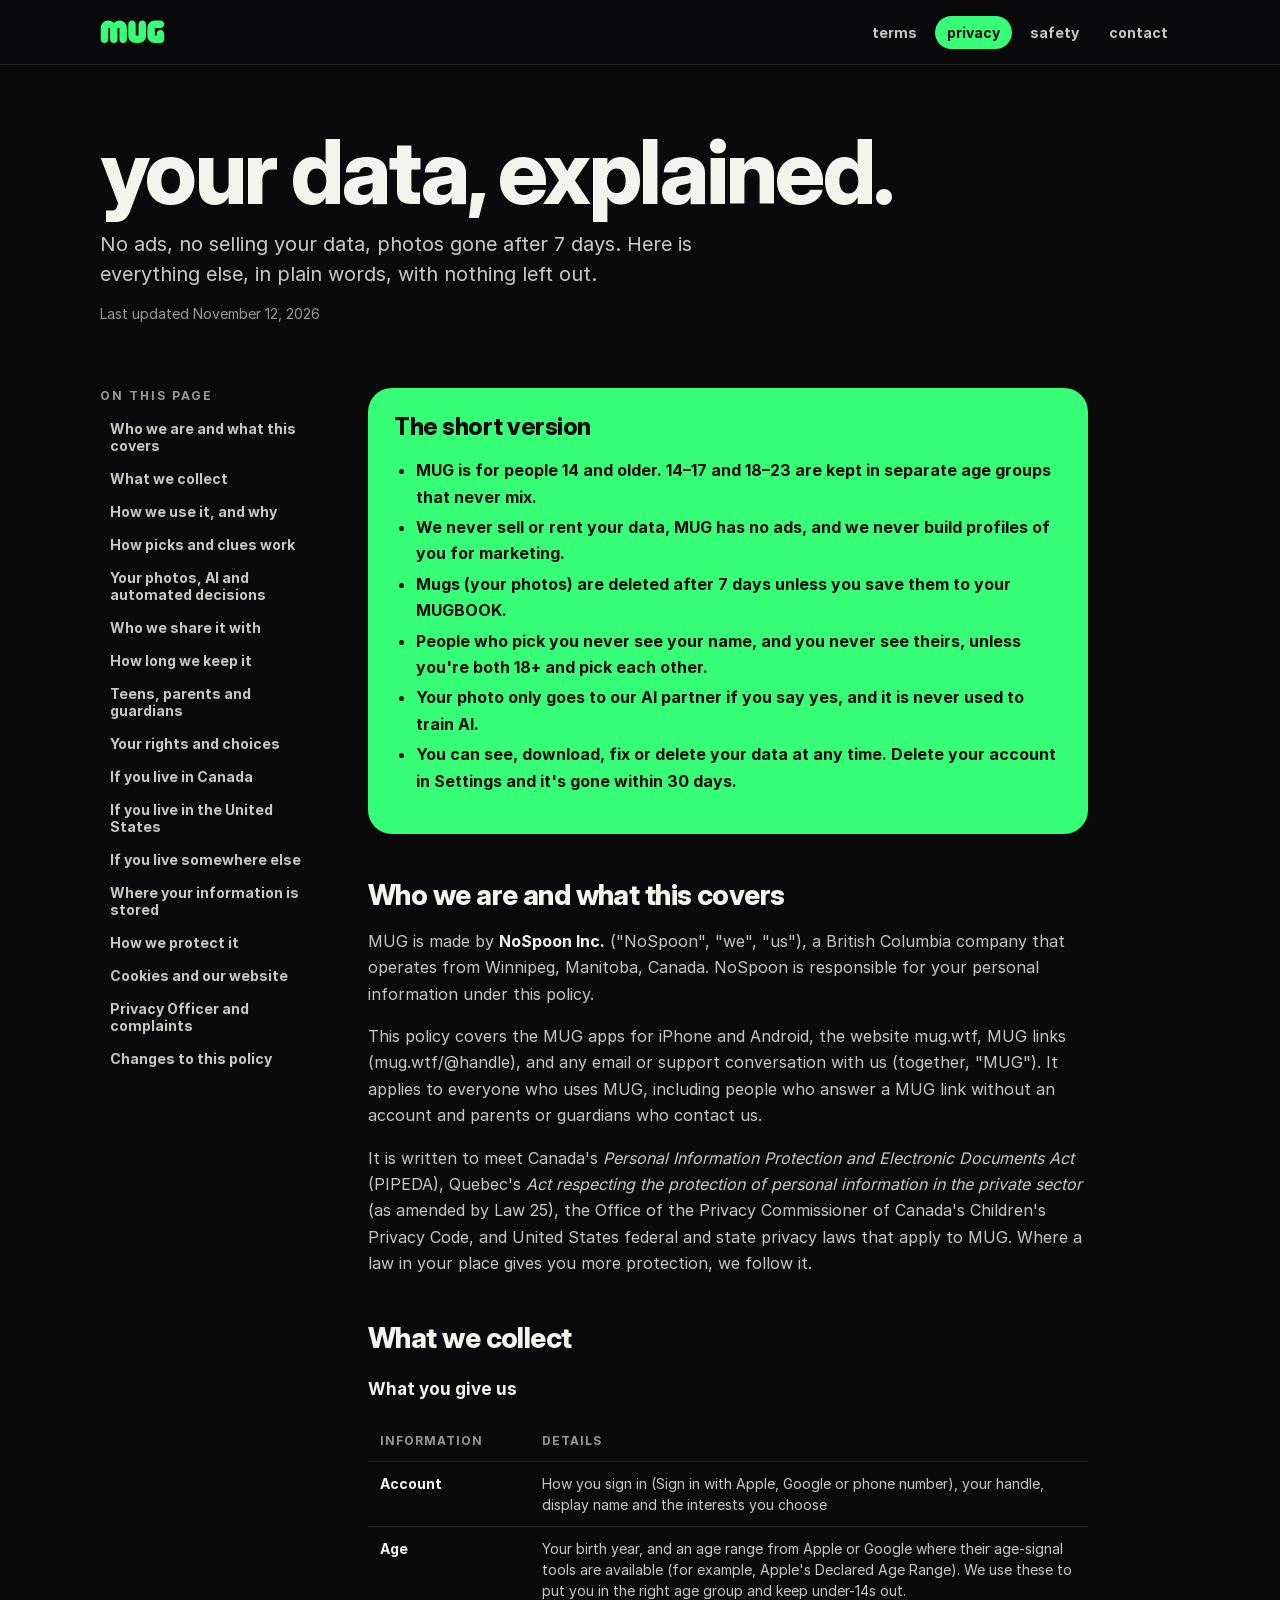
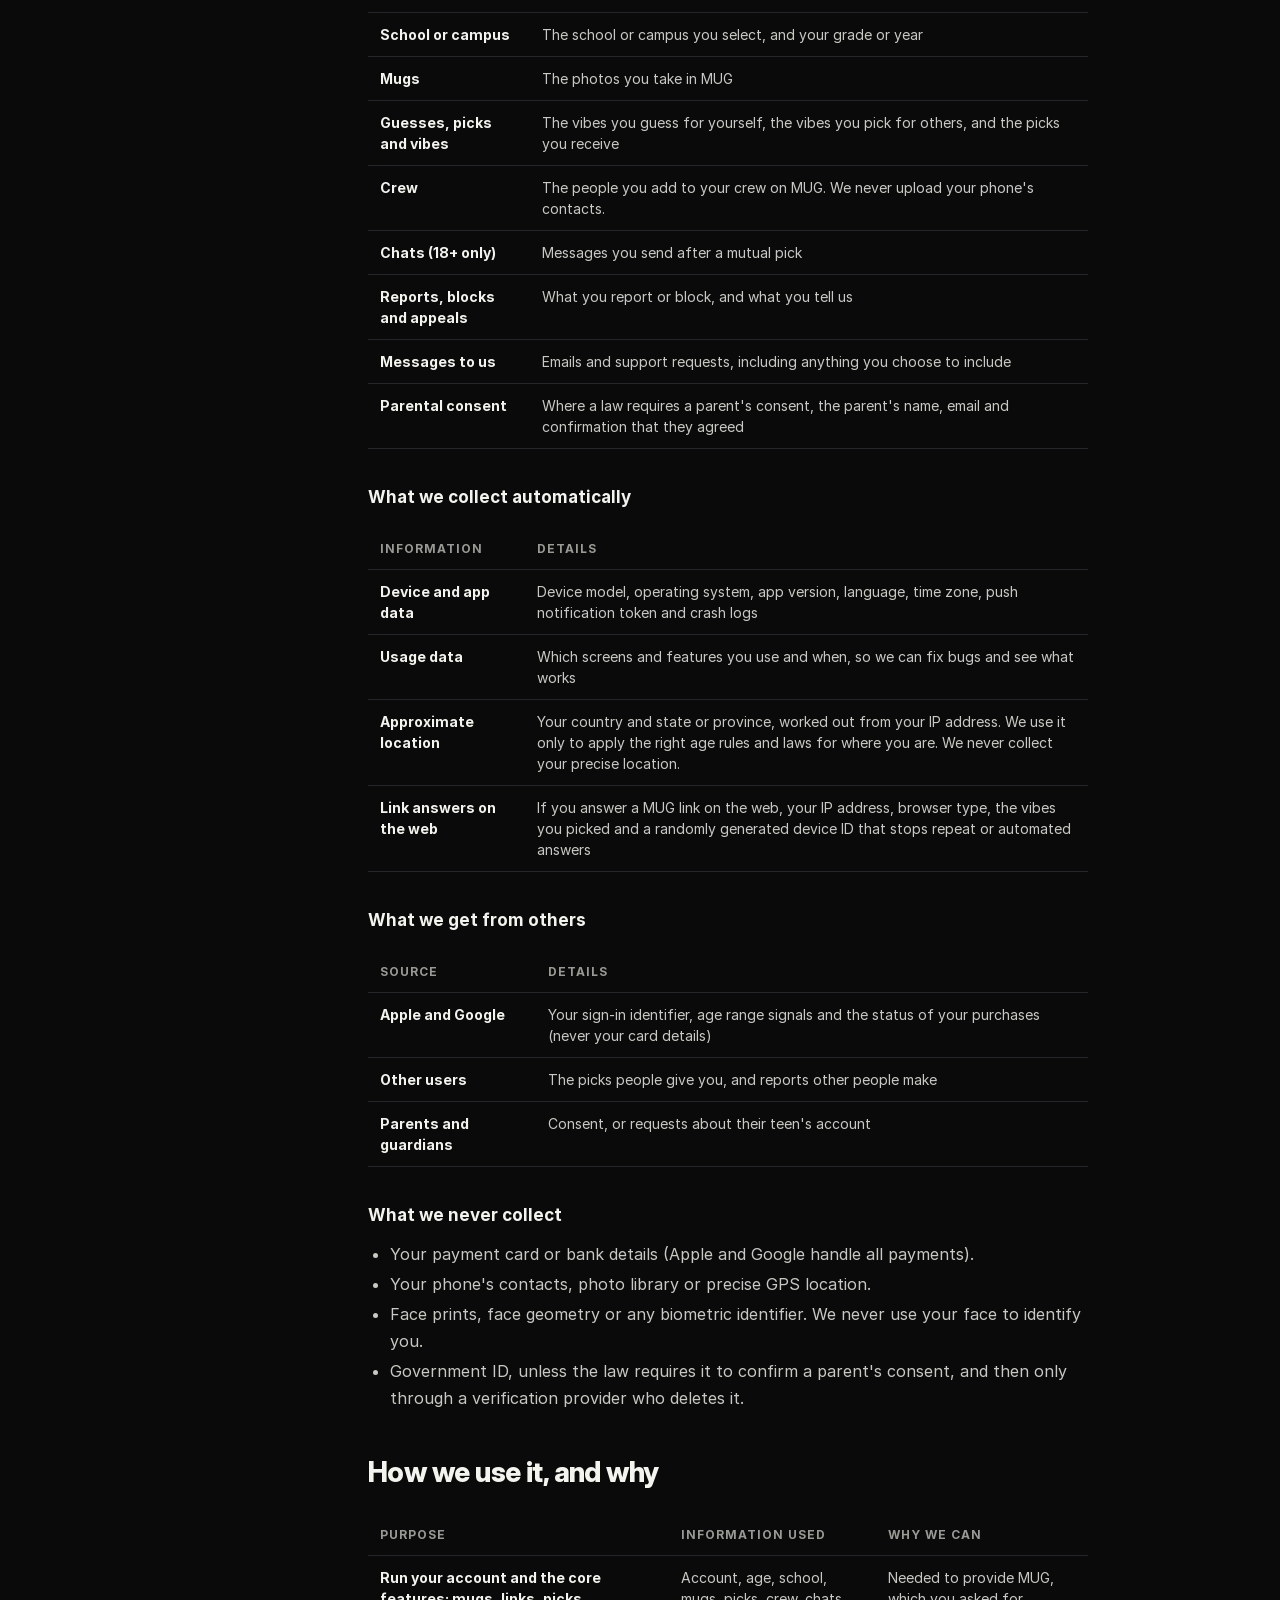
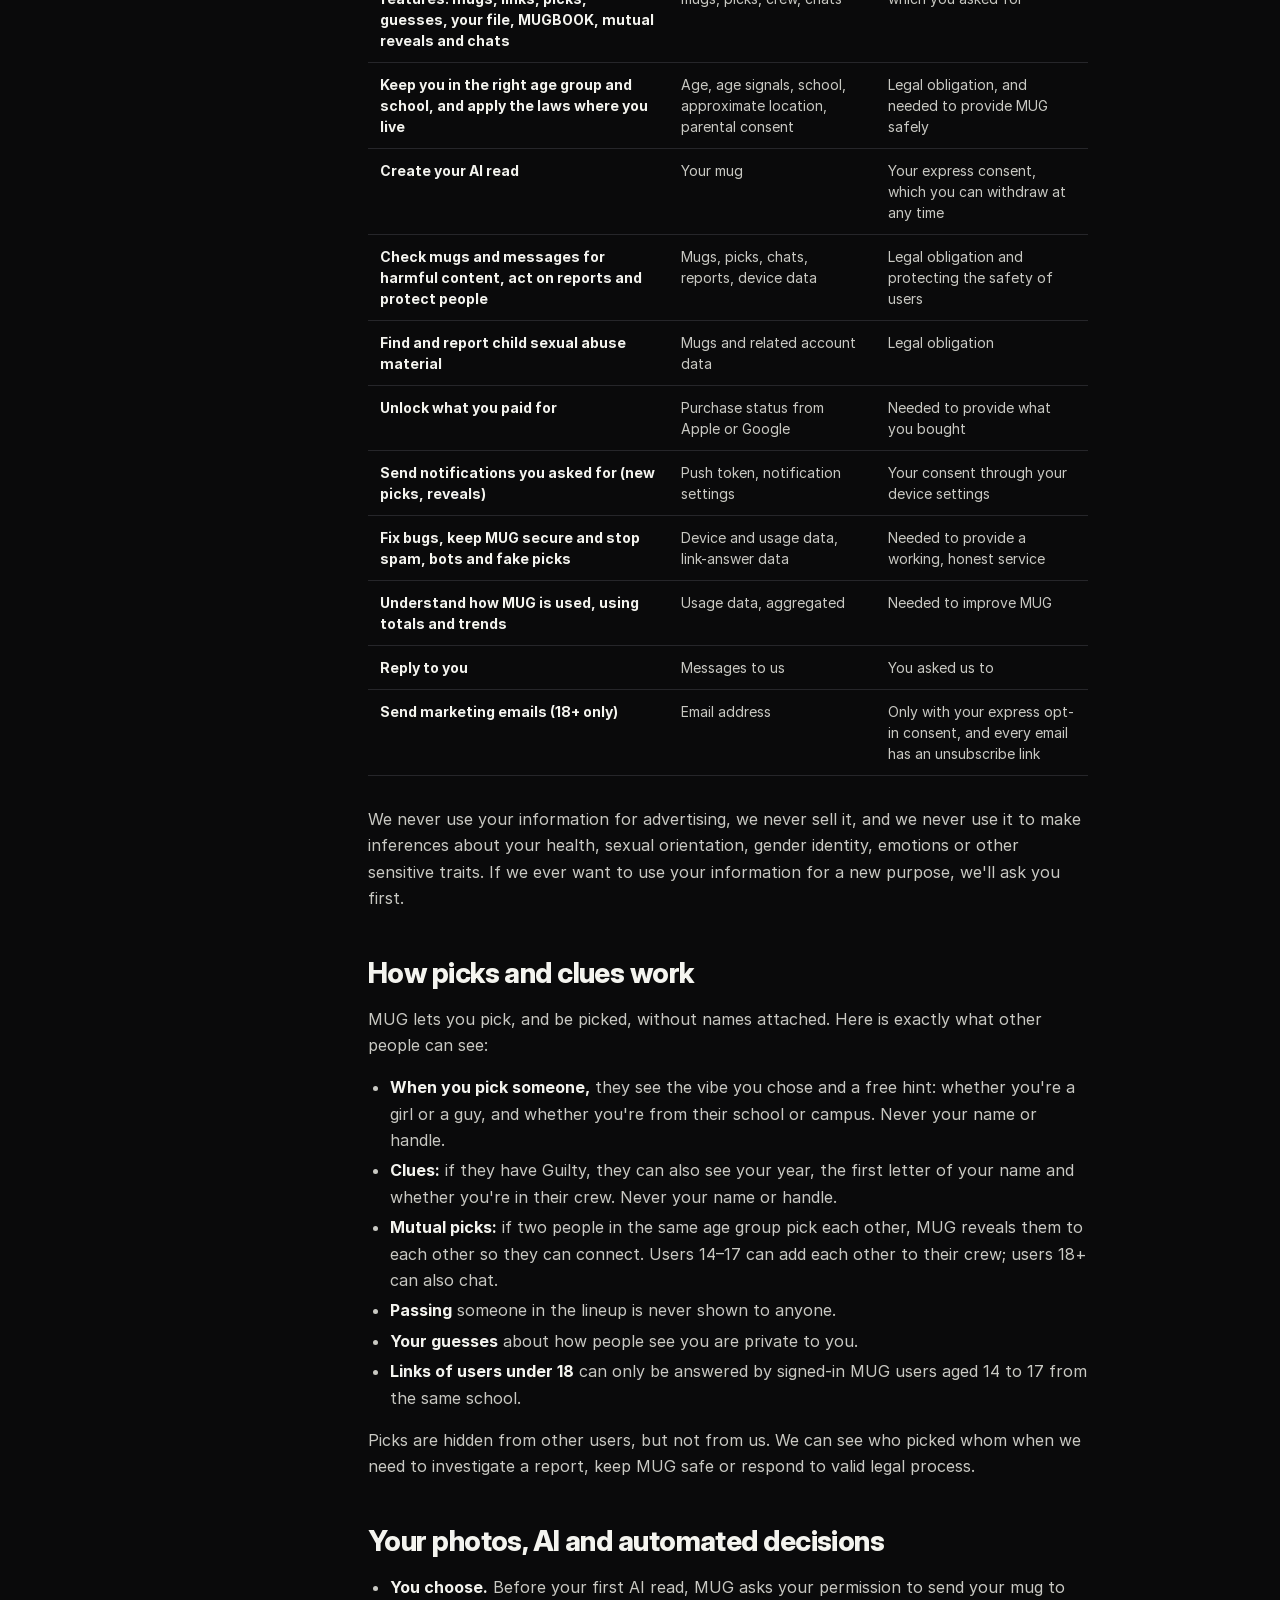
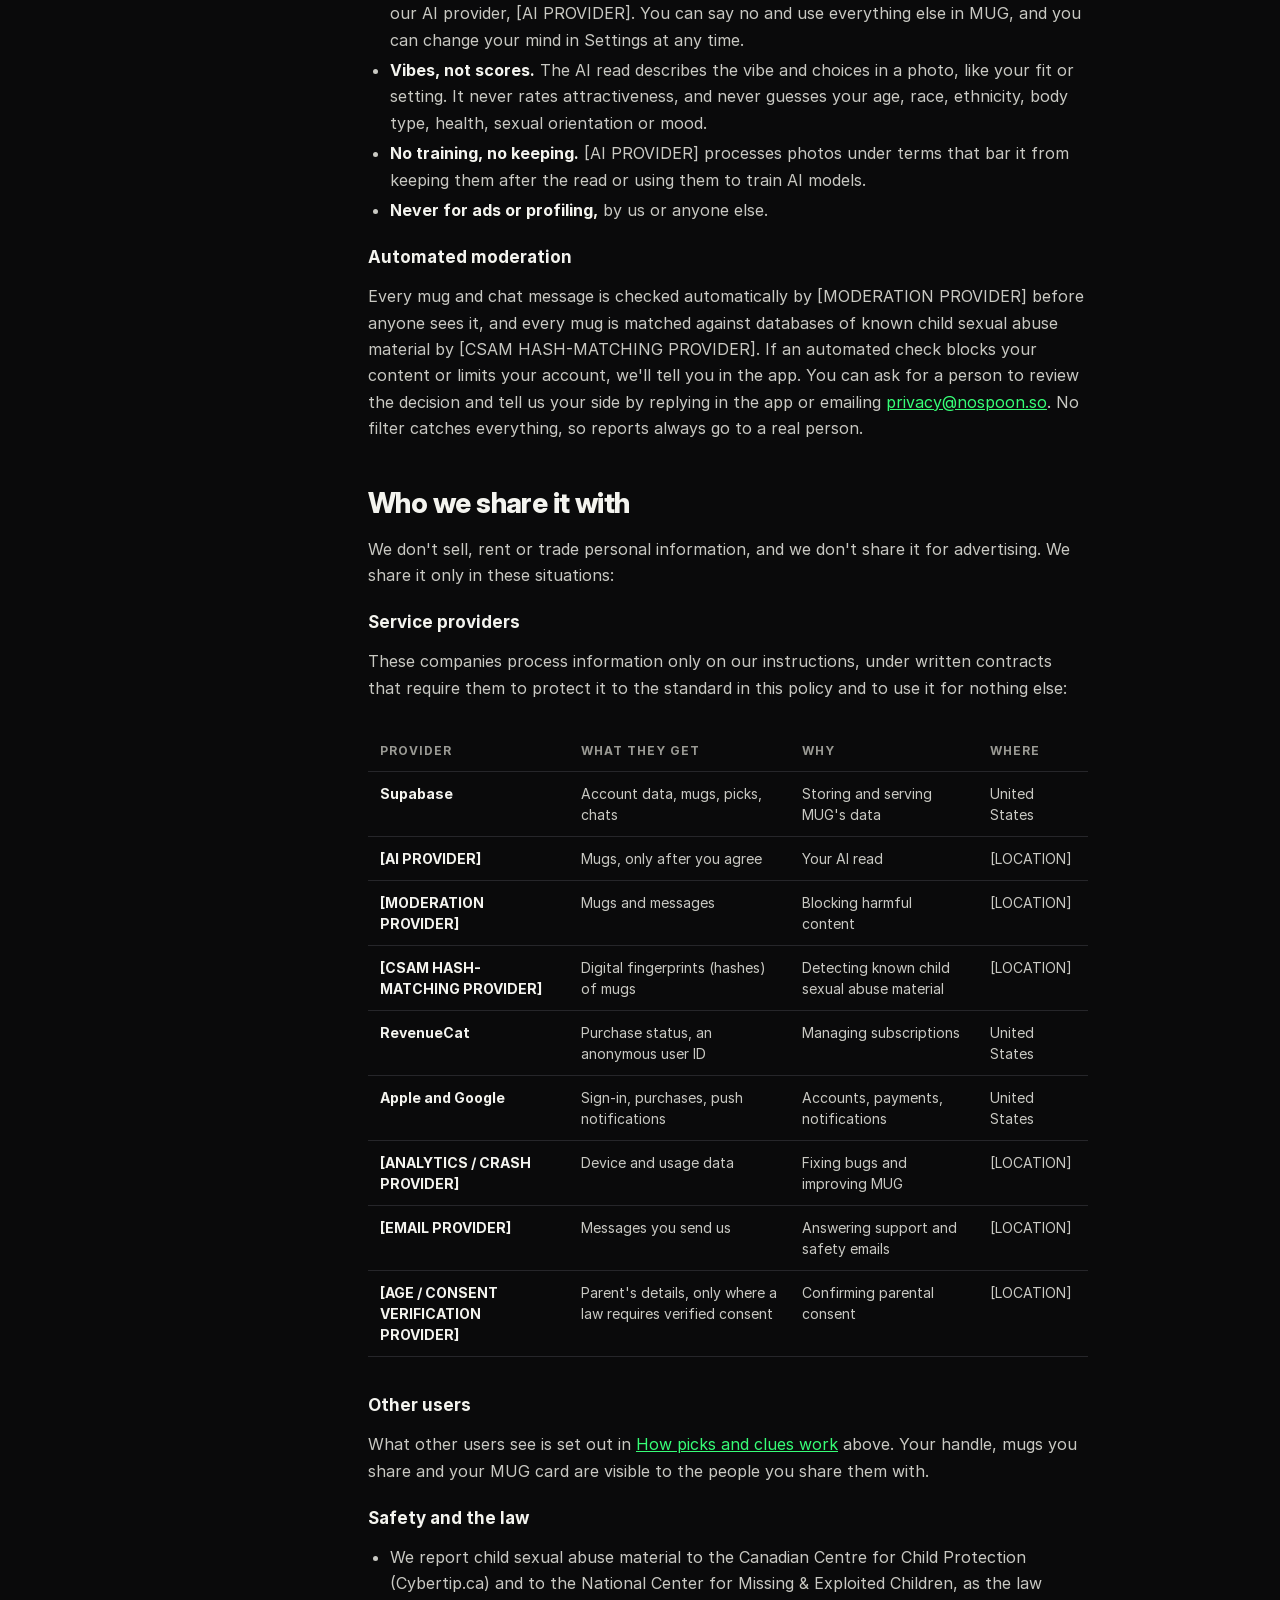
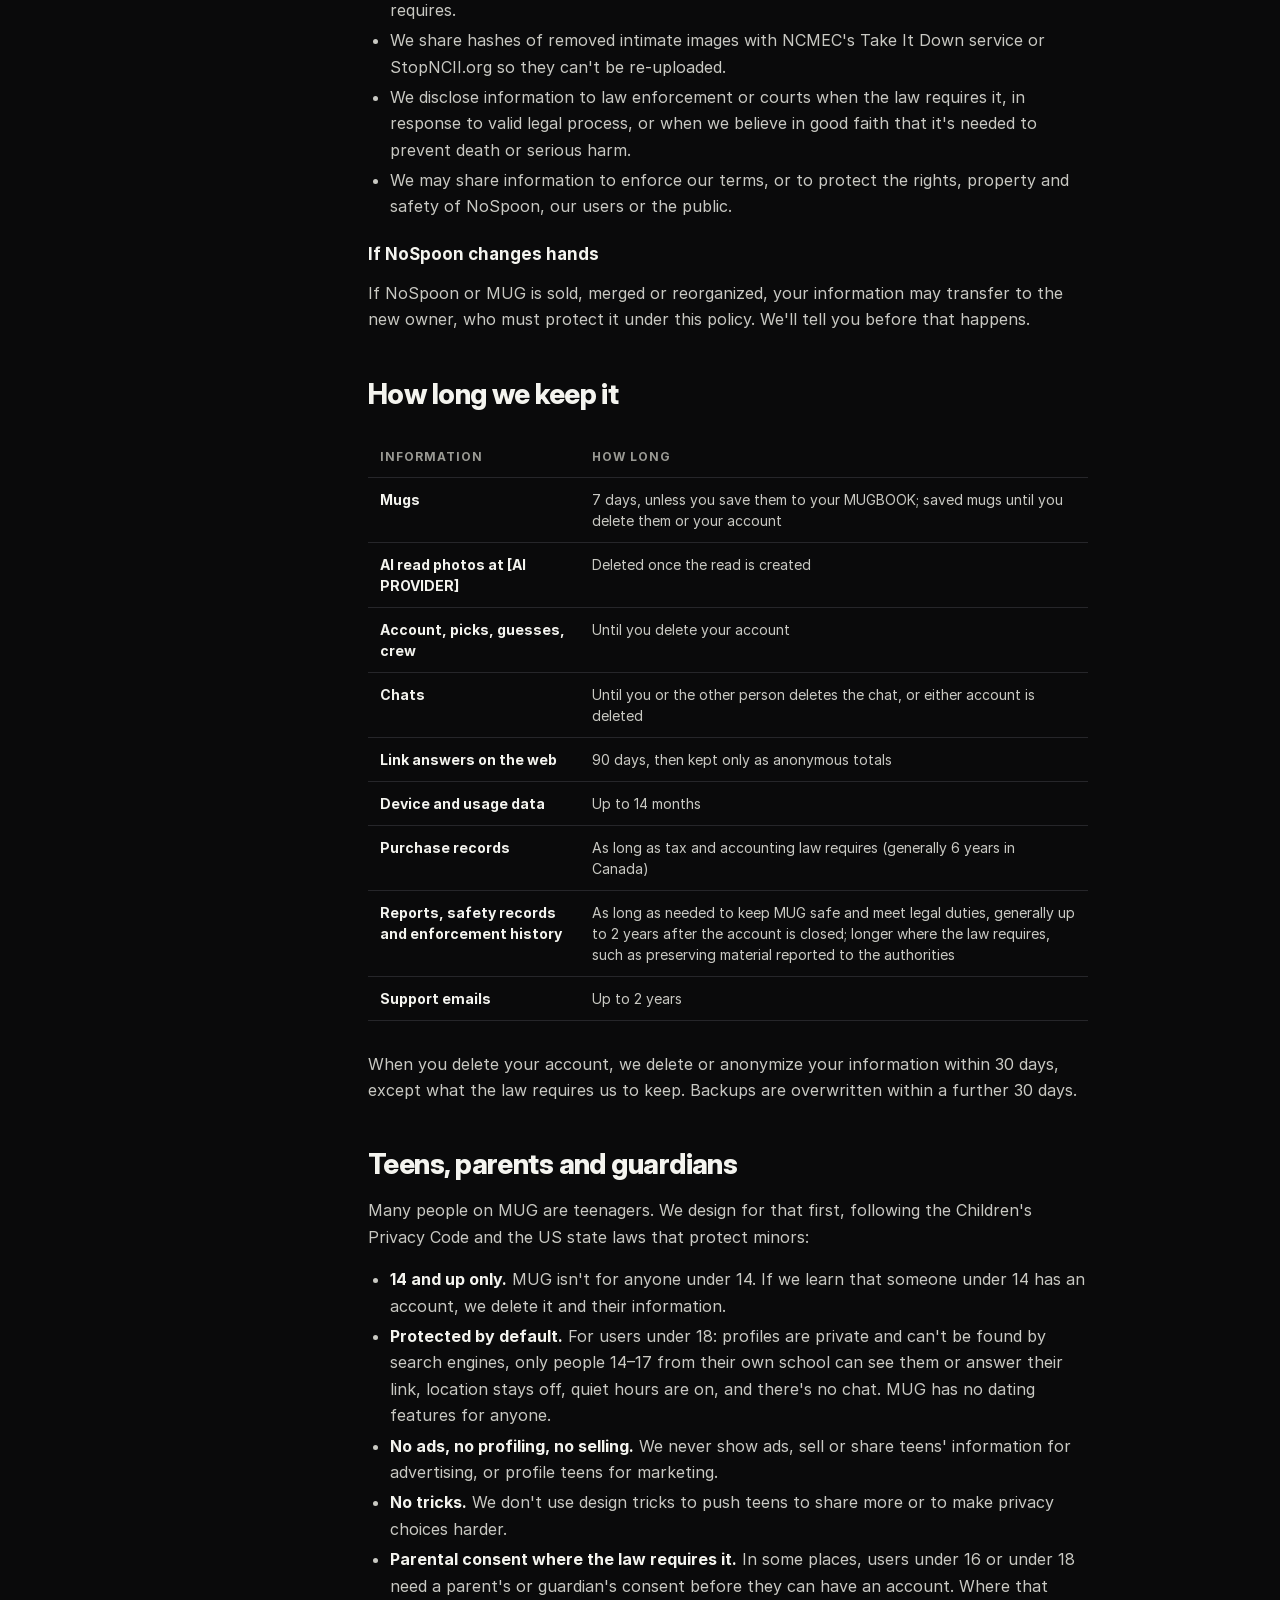
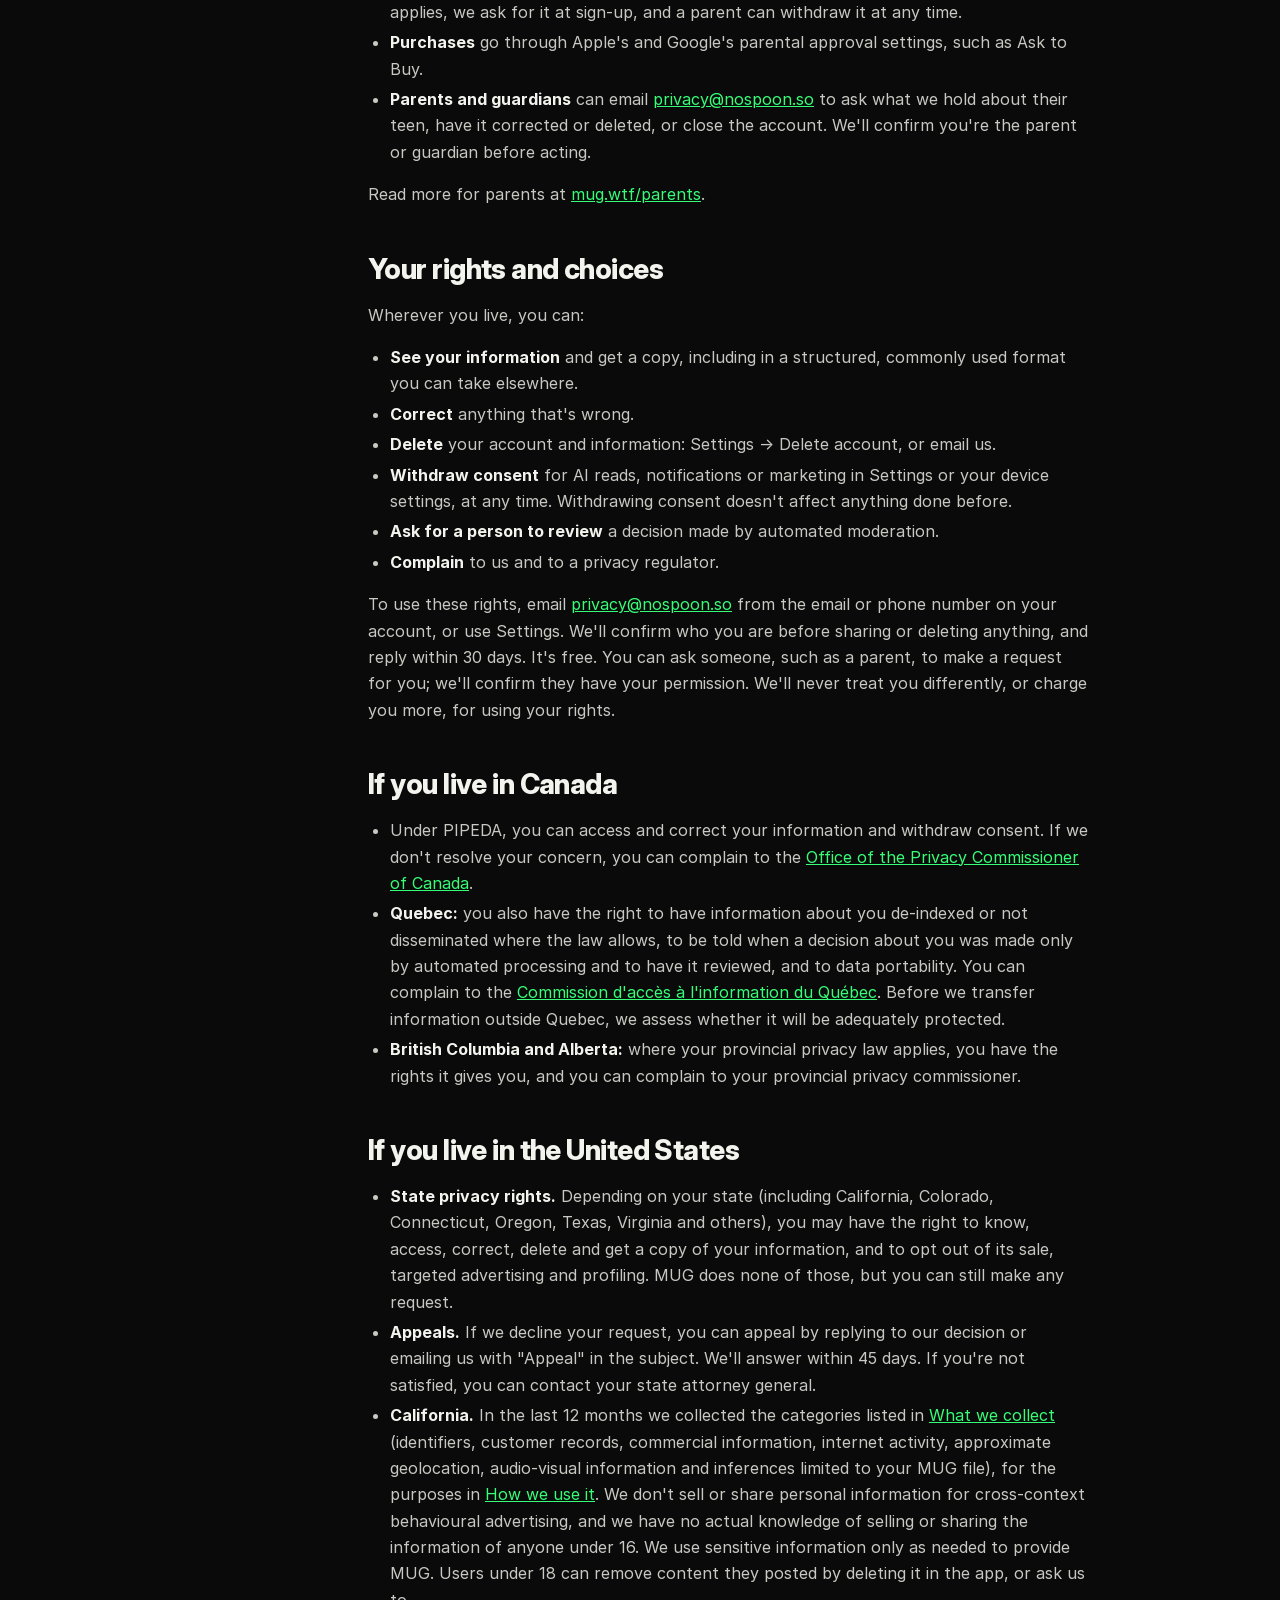
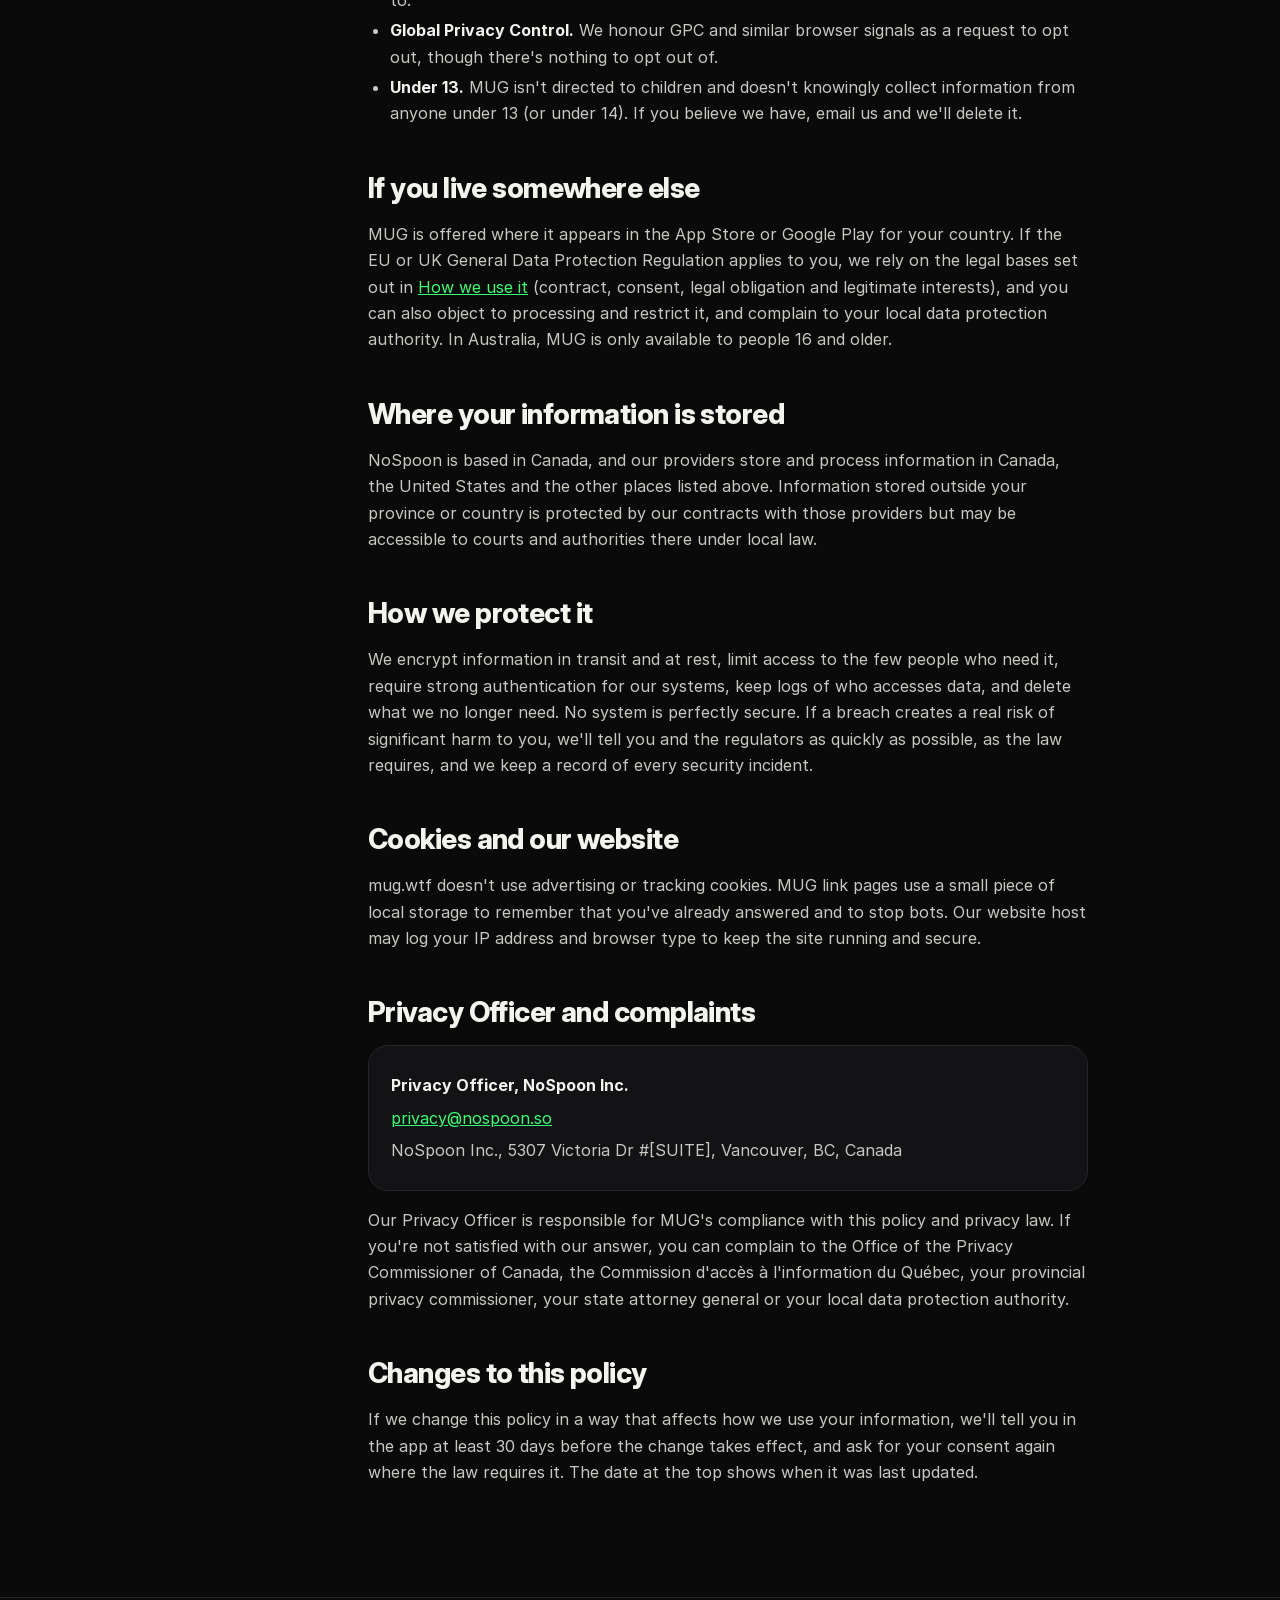
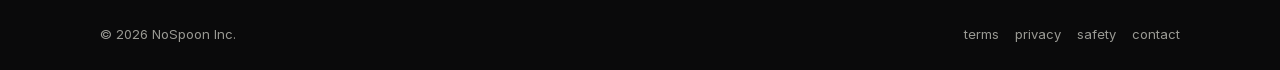
<file: privacy.html>
<!doctype html>
<html lang="en">
<head>
<meta charset="utf-8">
<meta name="viewport" content="width=device-width, initial-scale=1">
<title>Privacy Policy | MUG</title>
<meta name="description" content="What MUG collects, why, and what you can do about it.">
<meta name="theme-color" content="#0A0A0B">
<link rel="canonical" href="https://mug.wtf/privacy">
<link rel="icon" type="image/svg+xml" href="data:image/svg+xml,%3Csvg%20xmlns=%22http://www.w3.org/2000/svg%22%20viewBox=%220%200%201024%201024%22%3E%3Cdefs%3E%3C/defs%3E%3Crect%20width=%221024%22%20height=%221024%22%20fill=%22%230A0A0B%22/%3E%3Cg%20transform=%22rotate%280%20512%20530%29%20translate%28147.0%20217.1%29%20scale%280.4966%29%22%3E%3Cpath%20fill=%22%2337FE77%22%20d=%22M35%201010V450Q35%20322%2086.5%20227.0Q138%20132%20229.0%2081.0Q320%2030%20435%2030Q525%2030%20602.5%2063.5Q680%2097%20735%20158Q789%2097%20866.5%2063.5Q944%2030%201035%2030Q1150%2030%201241.0%2081.0Q1332%20132%201383.5%20227.0Q1435%20322%201435%20450V1010Q1435%201116%201379.5%201173.0Q1324%201230%201235%201230Q1146%201230%201090.5%201173.0Q1035%201116%201035%201010V430H934V1010Q934%201116%20879.0%201173.0Q824%201230%20735%201230Q646%201230%20590.5%201173.0Q535%201116%20535%201010V430H435V1010Q435%201116%20379.5%201173.0Q324%201230%20235%201230Q146%201230%2090.5%201173.0Q35%201116%2035%201010Z%22/%3E%3C/g%3E%3C/svg%3E">
<link rel="apple-touch-icon" href="/apple-touch-icon.png">
<meta property="og:site_name" content="MUG">
<meta property="og:title" content="Privacy Policy | MUG">
<meta property="og:description" content="What MUG collects, why, and what you can do about it.">
<meta property="og:url" content="https://mug.wtf/privacy">
<meta property="og:image" content="https://mug.wtf/og.png">
<meta name="twitter:card" content="summary_large_image">
<link rel="stylesheet" href="/assets/site.css">
</head>
<body>
<header class="nav"><div class="wrap"><a href="/" aria-label="MUG home"><svg class="logo" viewBox="0 0 3460 1260" width="64.9" height="23.6" style="display: block;" role="img" aria-label="MUG"><path fill="currentColor" d="M35 1010V450Q35 322 86.5 227.0Q138 132 229.0 81.0Q320 30 435 30Q525 30 602.5 63.5Q680 97 735 158Q789 97 866.5 63.5Q944 30 1035 30Q1150 30 1241.0 81.0Q1332 132 1383.5 227.0Q1435 322 1435 450V1010Q1435 1116 1379.5 1173.0Q1324 1230 1235 1230Q1146 1230 1090.5 1173.0Q1035 1116 1035 1010V430H934V1010Q934 1116 879.0 1173.0Q824 1230 735 1230Q646 1230 590.5 1173.0Q535 1116 535 1010V430H435V1010Q435 1116 379.5 1173.0Q324 1230 235 1230Q146 1230 90.5 1173.0Q35 1116 35 1010ZM1505 810V250Q1505 144 1560.5 87.0Q1616 30 1705 30Q1794 30 1849.5 87.0Q1905 144 1905 250V830H2055V250Q2055 144 2110.5 87.0Q2166 30 2255 30Q2344 30 2399.5 87.0Q2455 144 2455 250V810Q2455 940 2401.5 1035.0Q2348 1130 2253.0 1180.0Q2158 1230 2035 1230H1925Q1802 1230 1707.0 1180.0Q1612 1130 1558.5 1035.0Q1505 940 1505 810ZM2525 810V450Q2525 321 2575.5 226.0Q2626 131 2721.0 80.5Q2816 30 2945 30H3205Q3311 30 3368.0 85.5Q3425 141 3425 230Q3425 319 3368.0 374.5Q3311 430 3205 430H2925V830H3025V750Q3025 644 3080.5 587.0Q3136 530 3225 530Q3314 530 3369.5 587.0Q3425 644 3425 750V1010Q3425 1119 3369.5 1174.5Q3314 1230 3205 1230H2945Q2816 1230 2721.0 1179.5Q2626 1129 2575.5 1034.0Q2525 939 2525 810Z"></path></svg></a><nav aria-label="Site"><a class="" href="/terms">terms</a><a class="on" href="/privacy">privacy</a><a class="" href="/safety">safety</a><a class="" href="/contact">contact</a></nav></div></header>
<main>
<section class="hero"><div class="wrap">
  <h1 class="disp">your data, explained.</h1>
  <p class="lede">No ads, no selling your data, photos gone after 7 days. Here is everything else, in plain words, with nothing left out.</p>
  <p class="meta">Last updated November 12, 2026</p>
</div></section>
<div class="wrap"><div class="layout">
  <aside class="toc" aria-label="On this page"><b>ON THIS PAGE</b><a href="#scope">Who we are and what this covers</a><a href="#collect">What we collect</a><a href="#use">How we use it, and why</a><a href="#picks">How picks and clues work</a><a href="#ai">Your photos, AI and automated decisions</a><a href="#share">Who we share it with</a><a href="#keep">How long we keep it</a><a href="#teens">Teens, parents and guardians</a><a href="#rights">Your rights and choices</a><a href="#canada">If you live in Canada</a><a href="#us">If you live in the United States</a><a href="#elsewhere">If you live somewhere else</a><a href="#where">Where your information is stored</a><a href="#security">How we protect it</a><a href="#cookies">Cookies and our website</a><a href="#contact">Privacy Officer and complaints</a><a href="#changes">Changes to this policy</a></aside>
  <article class="doc"><div class="short"><h2>The short version</h2><ul>
<li>MUG is for people 14 and older. 14–17 and 18–23 are kept in separate age groups that never mix.</li>
<li>We never sell or rent your data, MUG has no ads, and we never build profiles of you for marketing.</li>
<li>Mugs (your photos) are deleted after 7 days unless you save them to your MUGBOOK.</li>
<li>People who pick you never see your name, and you never see theirs, unless you're both 18+ and pick each other.</li>
<li>Your photo only goes to our AI partner if you say yes, and it is never used to train AI.</li>
<li>You can see, download, fix or delete your data at any time. Delete your account in Settings and it's gone within 30 days.</li>
</ul></div><h2 id="scope">Who we are and what this covers</h2><p>MUG is made by <strong>NoSpoon Inc.</strong> ("NoSpoon", "we", "us"), a British Columbia company that operates from Winnipeg, Manitoba, Canada. NoSpoon is responsible for your personal information under this policy.</p>
<p>This policy covers the MUG apps for iPhone and Android, the website mug.wtf, MUG links (mug.wtf/@handle), and any email or support conversation with us (together, "MUG"). It applies to everyone who uses MUG, including people who answer a MUG link without an account and parents or guardians who contact us.</p>
<p>It is written to meet Canada's <em>Personal Information Protection and Electronic Documents Act</em> (PIPEDA), Quebec's <em>Act respecting the protection of personal information in the private sector</em> (as amended by Law 25), the Office of the Privacy Commissioner of Canada's Children's Privacy Code, and United States federal and state privacy laws that apply to MUG. Where a law in your place gives you more protection, we follow it.</p><h2 id="collect">What we collect</h2><h3>What you give us</h3><div class="tw"><table><thead><tr><th>Information</th><th>Details</th></tr></thead><tbody><tr><td>Account</td><td>How you sign in (Sign in with Apple, Google or phone number), your handle, display name and the interests you choose</td></tr><tr><td>Age</td><td>Your birth year, and an age range from Apple or Google where their age-signal tools are available (for example, Apple's Declared Age Range). We use these to put you in the right age group and keep under-14s out.</td></tr><tr><td>School or campus</td><td>The school or campus you select, and your grade or year</td></tr><tr><td>Mugs</td><td>The photos you take in MUG</td></tr><tr><td>Guesses, picks and vibes</td><td>The vibes you guess for yourself, the vibes you pick for others, and the picks you receive</td></tr><tr><td>Crew</td><td>The people you add to your crew on MUG. We never upload your phone's contacts.</td></tr><tr><td>Chats (18+ only)</td><td>Messages you send after a mutual pick</td></tr><tr><td>Reports, blocks and appeals</td><td>What you report or block, and what you tell us</td></tr><tr><td>Messages to us</td><td>Emails and support requests, including anything you choose to include</td></tr><tr><td>Parental consent</td><td>Where a law requires a parent's consent, the parent's name, email and confirmation that they agreed</td></tr></tbody></table></div><h3>What we collect automatically</h3><div class="tw"><table><thead><tr><th>Information</th><th>Details</th></tr></thead><tbody><tr><td>Device and app data</td><td>Device model, operating system, app version, language, time zone, push notification token and crash logs</td></tr><tr><td>Usage data</td><td>Which screens and features you use and when, so we can fix bugs and see what works</td></tr><tr><td>Approximate location</td><td>Your country and state or province, worked out from your IP address. We use it only to apply the right age rules and laws for where you are. We never collect your precise location.</td></tr><tr><td>Link answers on the web</td><td>If you answer a MUG link on the web, your IP address, browser type, the vibes you picked and a randomly generated device ID that stops repeat or automated answers</td></tr></tbody></table></div><h3>What we get from others</h3><div class="tw"><table><thead><tr><th>Source</th><th>Details</th></tr></thead><tbody><tr><td>Apple and Google</td><td>Your sign-in identifier, age range signals and the status of your purchases (never your card details)</td></tr><tr><td>Other users</td><td>The picks people give you, and reports other people make</td></tr><tr><td>Parents and guardians</td><td>Consent, or requests about their teen's account</td></tr></tbody></table></div><h3>What we never collect</h3><ul>
<li>Your payment card or bank details (Apple and Google handle all payments).</li>
<li>Your phone's contacts, photo library or precise GPS location.</li>
<li>Face prints, face geometry or any biometric identifier. We never use your face to identify you.</li>
<li>Government ID, unless the law requires it to confirm a parent's consent, and then only through a verification provider who deletes it.</li>
</ul><h2 id="use">How we use it, and why</h2><div class="tw"><table><thead><tr><th>Purpose</th><th>Information used</th><th>Why we can</th></tr></thead><tbody><tr><td>Run your account and the core features: mugs, links, picks, guesses, your file, MUGBOOK, mutual reveals and chats</td><td>Account, age, school, mugs, picks, crew, chats</td><td>Needed to provide MUG, which you asked for</td></tr><tr><td>Keep you in the right age group and school, and apply the laws where you live</td><td>Age, age signals, school, approximate location, parental consent</td><td>Legal obligation, and needed to provide MUG safely</td></tr><tr><td>Create your AI read</td><td>Your mug</td><td>Your express consent, which you can withdraw at any time</td></tr><tr><td>Check mugs and messages for harmful content, act on reports and protect people</td><td>Mugs, picks, chats, reports, device data</td><td>Legal obligation and protecting the safety of users</td></tr><tr><td>Find and report child sexual abuse material</td><td>Mugs and related account data</td><td>Legal obligation</td></tr><tr><td>Unlock what you paid for</td><td>Purchase status from Apple or Google</td><td>Needed to provide what you bought</td></tr><tr><td>Send notifications you asked for (new picks, reveals)</td><td>Push token, notification settings</td><td>Your consent through your device settings</td></tr><tr><td>Fix bugs, keep MUG secure and stop spam, bots and fake picks</td><td>Device and usage data, link-answer data</td><td>Needed to provide a working, honest service</td></tr><tr><td>Understand how MUG is used, using totals and trends</td><td>Usage data, aggregated</td><td>Needed to improve MUG</td></tr><tr><td>Reply to you</td><td>Messages to us</td><td>You asked us to</td></tr><tr><td>Send marketing emails (18+ only)</td><td>Email address</td><td>Only with your express opt-in consent, and every email has an unsubscribe link</td></tr></tbody></table></div><p>We never use your information for advertising, we never sell it, and we never use it to make inferences about your health, sexual orientation, gender identity, emotions or other sensitive traits. If we ever want to use your information for a new purpose, we'll ask you first.</p><h2 id="picks">How picks and clues work</h2><p>MUG lets you pick, and be picked, without names attached. Here is exactly what other people can see:</p><ul>
<li><strong>When you pick someone,</strong> they see the vibe you chose and a free hint: whether you're a girl or a guy, and whether you're from their school or campus. Never your name or handle.</li>
<li><strong>Clues:</strong> if they have Guilty, they can also see your year, the first letter of your name and whether you're in their crew. Never your name or handle.</li>
<li><strong>Mutual picks:</strong> if two people in the same age group pick each other, MUG reveals them to each other so they can connect. Users 14–17 can add each other to their crew; users 18+ can also chat.</li>
<li><strong>Passing</strong> someone in the lineup is never shown to anyone.</li>
<li><strong>Your guesses</strong> about how people see you are private to you.</li>
<li><strong>Links of users under 18</strong> can only be answered by signed-in MUG users aged 14 to 17 from the same school.</li>
</ul><p>Picks are hidden from other users, but not from us. We can see who picked whom when we need to investigate a report, keep MUG safe or respond to valid legal process.</p><h2 id="ai">Your photos, AI and automated decisions</h2><ul>
<li><strong>You choose.</strong> Before your first AI read, MUG asks your permission to send your mug to our AI provider, [AI PROVIDER]. You can say no and use everything else in MUG, and you can change your mind in Settings at any time.</li>
<li><strong>Vibes, not scores.</strong> The AI read describes the vibe and choices in a photo, like your fit or setting. It never rates attractiveness, and never guesses your age, race, ethnicity, body type, health, sexual orientation or mood.</li>
<li><strong>No training, no keeping.</strong> [AI PROVIDER] processes photos under terms that bar it from keeping them after the read or using them to train AI models.</li>
<li><strong>Never for ads or profiling,</strong> by us or anyone else.</li>
</ul><h3>Automated moderation</h3><p>Every mug and chat message is checked automatically by [MODERATION PROVIDER] before anyone sees it, and every mug is matched against databases of known child sexual abuse material by [CSAM HASH-MATCHING PROVIDER]. If an automated check blocks your content or limits your account, we'll tell you in the app. You can ask for a person to review the decision and tell us your side by replying in the app or emailing <a href="mailto:privacy@nospoon.so">privacy@nospoon.so</a>. No filter catches everything, so reports always go to a real person.</p><h2 id="share">Who we share it with</h2><p>We don't sell, rent or trade personal information, and we don't share it for advertising. We share it only in these situations:</p><h3>Service providers</h3><p>These companies process information only on our instructions, under written contracts that require them to protect it to the standard in this policy and to use it for nothing else:</p><div class="tw"><table><thead><tr><th>Provider</th><th>What they get</th><th>Why</th><th>Where</th></tr></thead><tbody><tr><td>Supabase</td><td>Account data, mugs, picks, chats</td><td>Storing and serving MUG's data</td><td>United States</td></tr><tr><td>[AI PROVIDER]</td><td>Mugs, only after you agree</td><td>Your AI read</td><td>[LOCATION]</td></tr><tr><td>[MODERATION PROVIDER]</td><td>Mugs and messages</td><td>Blocking harmful content</td><td>[LOCATION]</td></tr><tr><td>[CSAM HASH-MATCHING PROVIDER]</td><td>Digital fingerprints (hashes) of mugs</td><td>Detecting known child sexual abuse material</td><td>[LOCATION]</td></tr><tr><td>RevenueCat</td><td>Purchase status, an anonymous user ID</td><td>Managing subscriptions</td><td>United States</td></tr><tr><td>Apple and Google</td><td>Sign-in, purchases, push notifications</td><td>Accounts, payments, notifications</td><td>United States</td></tr><tr><td>[ANALYTICS / CRASH PROVIDER]</td><td>Device and usage data</td><td>Fixing bugs and improving MUG</td><td>[LOCATION]</td></tr><tr><td>[EMAIL PROVIDER]</td><td>Messages you send us</td><td>Answering support and safety emails</td><td>[LOCATION]</td></tr><tr><td>[AGE / CONSENT VERIFICATION PROVIDER]</td><td>Parent's details, only where a law requires verified consent</td><td>Confirming parental consent</td><td>[LOCATION]</td></tr></tbody></table></div><h3>Other users</h3><p>What other users see is set out in <a href="#picks">How picks and clues work</a> above. Your handle, mugs you share and your MUG card are visible to the people you share them with.</p>
<h3>Safety and the law</h3><ul>
<li>We report child sexual abuse material to the Canadian Centre for Child Protection (Cybertip.ca) and to the National Center for Missing &amp; Exploited Children, as the law requires.</li>
<li>We share hashes of removed intimate images with NCMEC's Take It Down service or StopNCII.org so they can't be re-uploaded.</li>
<li>We disclose information to law enforcement or courts when the law requires it, in response to valid legal process, or when we believe in good faith that it's needed to prevent death or serious harm.</li>
<li>We may share information to enforce our terms, or to protect the rights, property and safety of NoSpoon, our users or the public.</li>
</ul><h3>If NoSpoon changes hands</h3><p>If NoSpoon or MUG is sold, merged or reorganized, your information may transfer to the new owner, who must protect it under this policy. We'll tell you before that happens.</p><h2 id="keep">How long we keep it</h2><div class="tw"><table><thead><tr><th>Information</th><th>How long</th></tr></thead><tbody><tr><td>Mugs</td><td>7 days, unless you save them to your MUGBOOK; saved mugs until you delete them or your account</td></tr><tr><td>AI read photos at [AI PROVIDER]</td><td>Deleted once the read is created</td></tr><tr><td>Account, picks, guesses, crew</td><td>Until you delete your account</td></tr><tr><td>Chats</td><td>Until you or the other person deletes the chat, or either account is deleted</td></tr><tr><td>Link answers on the web</td><td>90 days, then kept only as anonymous totals</td></tr><tr><td>Device and usage data</td><td>Up to 14 months</td></tr><tr><td>Purchase records</td><td>As long as tax and accounting law requires (generally 6 years in Canada)</td></tr><tr><td>Reports, safety records and enforcement history</td><td>As long as needed to keep MUG safe and meet legal duties, generally up to 2 years after the account is closed; longer where the law requires, such as preserving material reported to the authorities</td></tr><tr><td>Support emails</td><td>Up to 2 years</td></tr></tbody></table></div><p>When you delete your account, we delete or anonymize your information within 30 days, except what the law requires us to keep. Backups are overwritten within a further 30 days.</p><h2 id="teens">Teens, parents and guardians</h2><p>Many people on MUG are teenagers. We design for that first, following the Children's Privacy Code and the US state laws that protect minors:</p><ul>
<li><strong>14 and up only.</strong> MUG isn't for anyone under 14. If we learn that someone under 14 has an account, we delete it and their information.</li>
<li><strong>Protected by default.</strong> For users under 18: profiles are private and can't be found by search engines, only people 14–17 from their own school can see them or answer their link, location stays off, quiet hours are on, and there's no chat. MUG has no dating features for anyone.</li>
<li><strong>No ads, no profiling, no selling.</strong> We never show ads, sell or share teens' information for advertising, or profile teens for marketing.</li>
<li><strong>No tricks.</strong> We don't use design tricks to push teens to share more or to make privacy choices harder.</li>
<li><strong>Parental consent where the law requires it.</strong> In some places, users under 16 or under 18 need a parent's or guardian's consent before they can have an account. Where that applies, we ask for it at sign-up, and a parent can withdraw it at any time.</li>
<li><strong>Purchases</strong> go through Apple's and Google's parental approval settings, such as Ask to Buy.</li>
<li><strong>Parents and guardians</strong> can email <a href="mailto:privacy@nospoon.so">privacy@nospoon.so</a> to ask what we hold about their teen, have it corrected or deleted, or close the account. We'll confirm you're the parent or guardian before acting.</li>
</ul><p>Read more for parents at <a href="/parents">mug.wtf/parents</a>.</p><h2 id="rights">Your rights and choices</h2><p>Wherever you live, you can:</p><ul>
<li><strong>See your information</strong> and get a copy, including in a structured, commonly used format you can take elsewhere.</li>
<li><strong>Correct</strong> anything that's wrong.</li>
<li><strong>Delete</strong> your account and information: Settings → Delete account, or email us.</li>
<li><strong>Withdraw consent</strong> for AI reads, notifications or marketing in Settings or your device settings, at any time. Withdrawing consent doesn't affect anything done before.</li>
<li><strong>Ask for a person to review</strong> a decision made by automated moderation.</li>
<li><strong>Complain</strong> to us and to a privacy regulator.</li>
</ul><p>To use these rights, email <a href="mailto:privacy@nospoon.so">privacy@nospoon.so</a> from the email or phone number on your account, or use Settings. We'll confirm who you are before sharing or deleting anything, and reply within 30 days. It's free. You can ask someone, such as a parent, to make a request for you; we'll confirm they have your permission. We'll never treat you differently, or charge you more, for using your rights.</p><h2 id="canada">If you live in Canada</h2><ul>
<li>Under PIPEDA, you can access and correct your information and withdraw consent. If we don't resolve your concern, you can complain to the <a href="https://www.priv.gc.ca/en/report-a-concern/">Office of the Privacy Commissioner of Canada</a>.</li>
<li><strong>Quebec:</strong> you also have the right to have information about you de-indexed or not disseminated where the law allows, to be told when a decision about you was made only by automated processing and to have it reviewed, and to data portability. You can complain to the <a href="https://www.cai.gouv.qc.ca">Commission d'accès à l'information du Québec</a>. Before we transfer information outside Quebec, we assess whether it will be adequately protected.</li>
<li><strong>British Columbia and Alberta:</strong> where your provincial privacy law applies, you have the rights it gives you, and you can complain to your provincial privacy commissioner.</li>
</ul><h2 id="us">If you live in the United States</h2><ul>
<li><strong>State privacy rights.</strong> Depending on your state (including California, Colorado, Connecticut, Oregon, Texas, Virginia and others), you may have the right to know, access, correct, delete and get a copy of your information, and to opt out of its sale, targeted advertising and profiling. MUG does none of those, but you can still make any request.</li>
<li><strong>Appeals.</strong> If we decline your request, you can appeal by replying to our decision or emailing us with "Appeal" in the subject. We'll answer within 45 days. If you're not satisfied, you can contact your state attorney general.</li>
<li><strong>California.</strong> In the last 12 months we collected the categories listed in <a href="#collect">What we collect</a> (identifiers, customer records, commercial information, internet activity, approximate geolocation, audio-visual information and inferences limited to your MUG file), for the purposes in <a href="#use">How we use it</a>. We don't sell or share personal information for cross-context behavioural advertising, and we have no actual knowledge of selling or sharing the information of anyone under 16. We use sensitive information only as needed to provide MUG. Users under 18 can remove content they posted by deleting it in the app, or ask us to.</li>
<li><strong>Global Privacy Control.</strong> We honour GPC and similar browser signals as a request to opt out, though there's nothing to opt out of.</li>
<li><strong>Under 13.</strong> MUG isn't directed to children and doesn't knowingly collect information from anyone under 13 (or under 14). If you believe we have, email us and we'll delete it.</li>
</ul><h2 id="elsewhere">If you live somewhere else</h2><p>MUG is offered where it appears in the App Store or Google Play for your country. If the EU or UK General Data Protection Regulation applies to you, we rely on the legal bases set out in <a href="#use">How we use it</a> (contract, consent, legal obligation and legitimate interests), and you can also object to processing and restrict it, and complain to your local data protection authority. In Australia, MUG is only available to people 16 and older.</p><h2 id="where">Where your information is stored</h2><p>NoSpoon is based in Canada, and our providers store and process information in Canada, the United States and the other places listed above. Information stored outside your province or country is protected by our contracts with those providers but may be accessible to courts and authorities there under local law.</p><h2 id="security">How we protect it</h2><p>We encrypt information in transit and at rest, limit access to the few people who need it, require strong authentication for our systems, keep logs of who accesses data, and delete what we no longer need. No system is perfectly secure. If a breach creates a real risk of significant harm to you, we'll tell you and the regulators as quickly as possible, as the law requires, and we keep a record of every security incident.</p><h2 id="cookies">Cookies and our website</h2><p>mug.wtf doesn't use advertising or tracking cookies. MUG link pages use a small piece of local storage to remember that you've already answered and to stop bots. Our website host may log your IP address and browser type to keep the site running and secure.</p><h2 id="contact">Privacy Officer and complaints</h2><div class="box"><p><strong>Privacy Officer, NoSpoon Inc.</strong></p><p><a href="mailto:privacy@nospoon.so">privacy@nospoon.so</a></p><p>NoSpoon Inc., 5307 Victoria Dr #[SUITE], Vancouver, BC, Canada</p></div>
<p>Our Privacy Officer is responsible for MUG's compliance with this policy and privacy law. If you're not satisfied with our answer, you can complain to the Office of the Privacy Commissioner of Canada, the Commission d'accès à l'information du Québec, your provincial privacy commissioner, your state attorney general or your local data protection authority.</p><h2 id="changes">Changes to this policy</h2><p>If we change this policy in a way that affects how we use your information, we'll tell you in the app at least 30 days before the change takes effect, and ask for your consent again where the law requires it. The date at the top shows when it was last updated.</p></article>
</div></div>
</main>
<footer><div class="wrap"><span>© 2026 NoSpoon Inc.</span><span><a href="/terms">terms</a><a href="/privacy">privacy</a><a href="/safety">safety</a><a href="/contact">contact</a></span></div></footer>
</body>
</html>
</file>
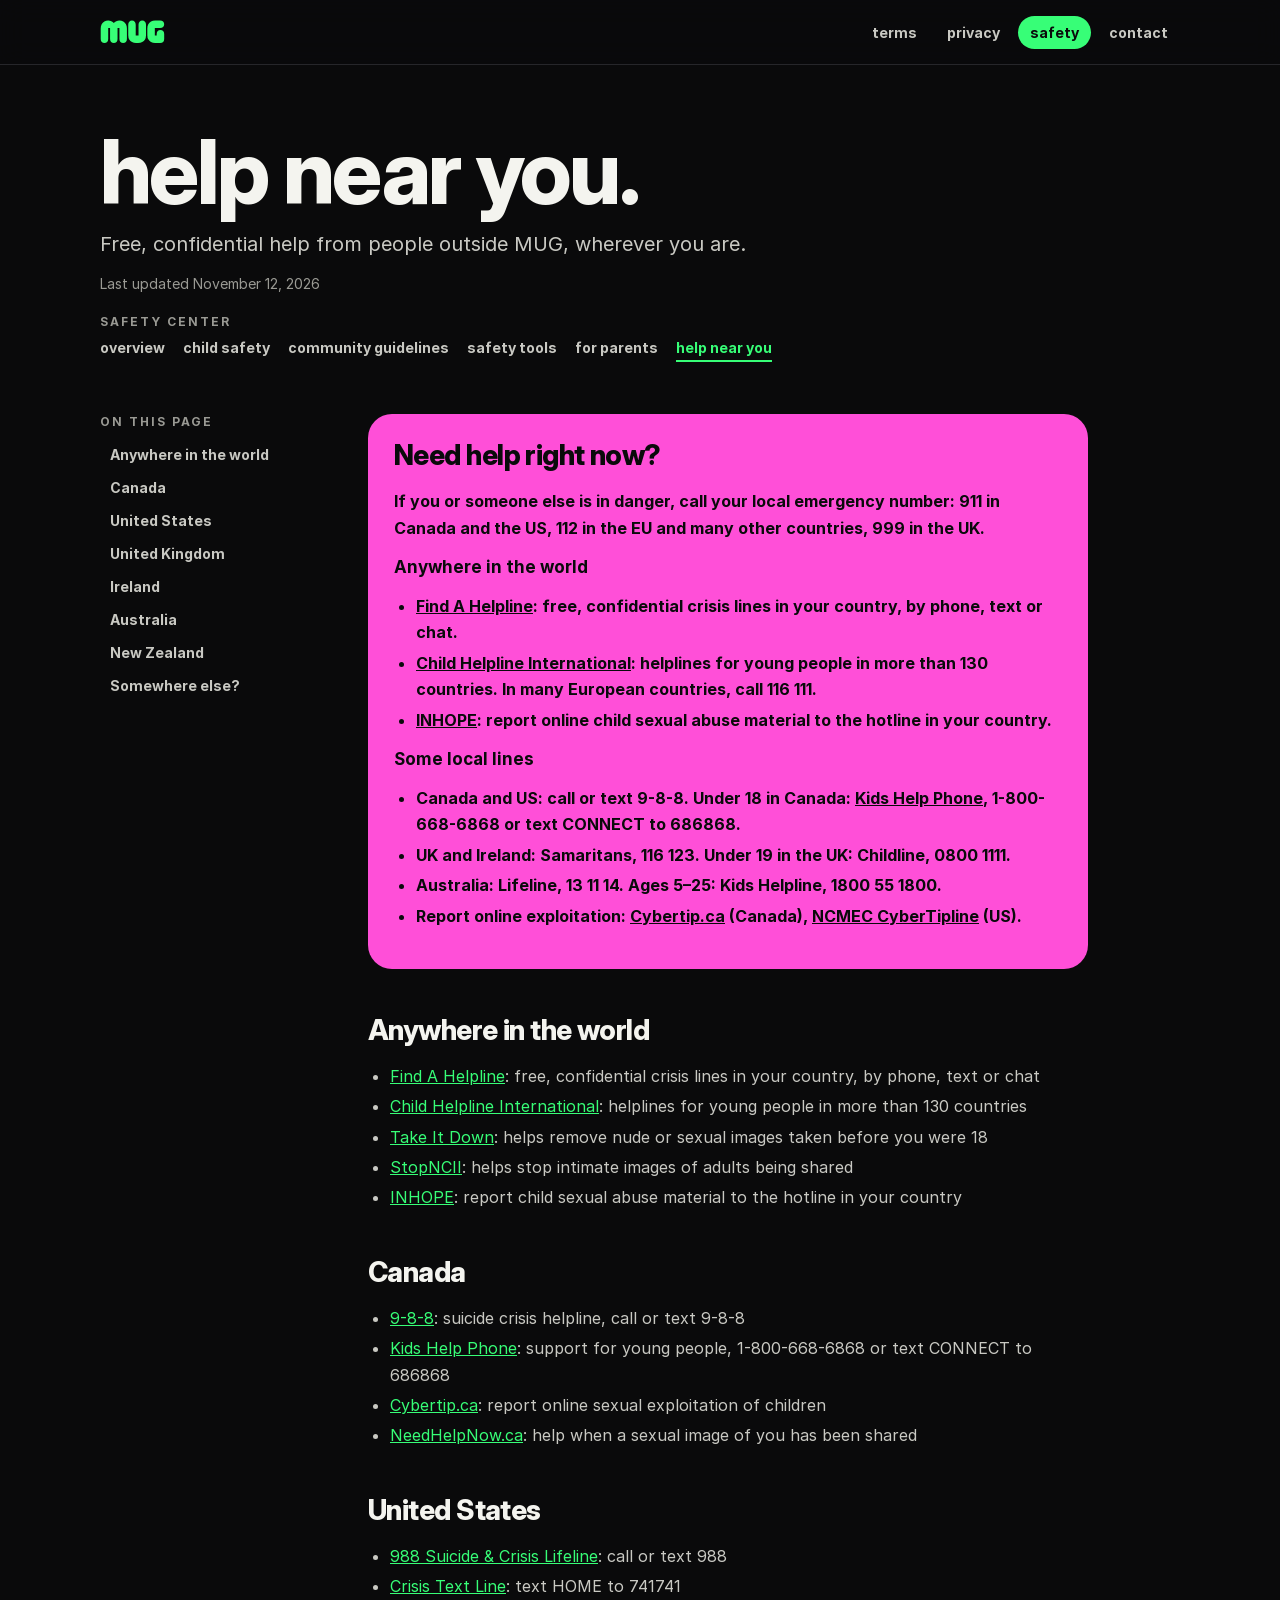
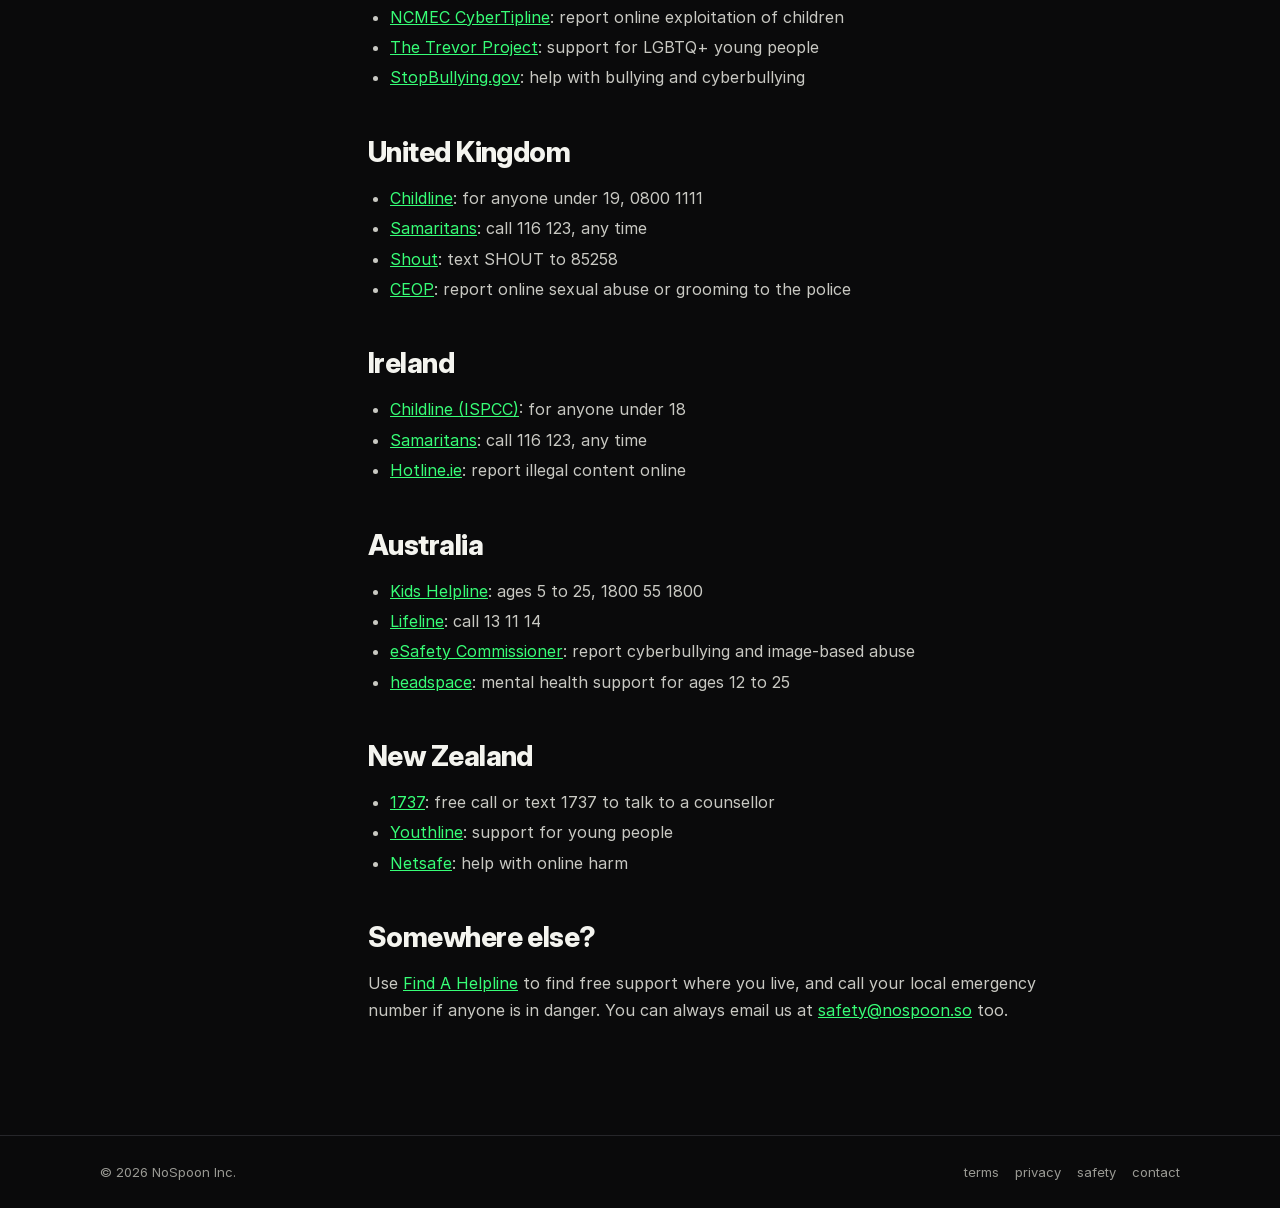
<file: resources.html>
<!doctype html>
<html lang="en">
<head>
<meta charset="utf-8">
<meta name="viewport" content="width=device-width, initial-scale=1">
<title>Help Near You | MUG</title>
<meta name="description" content="Helplines and safety organizations by country.">
<meta name="theme-color" content="#0A0A0B">
<link rel="canonical" href="https://mug.wtf/resources">
<link rel="icon" type="image/svg+xml" href="data:image/svg+xml,%3Csvg%20xmlns=%22http://www.w3.org/2000/svg%22%20viewBox=%220%200%201024%201024%22%3E%3Cdefs%3E%3C/defs%3E%3Crect%20width=%221024%22%20height=%221024%22%20fill=%22%230A0A0B%22/%3E%3Cg%20transform=%22rotate%280%20512%20530%29%20translate%28147.0%20217.1%29%20scale%280.4966%29%22%3E%3Cpath%20fill=%22%2337FE77%22%20d=%22M35%201010V450Q35%20322%2086.5%20227.0Q138%20132%20229.0%2081.0Q320%2030%20435%2030Q525%2030%20602.5%2063.5Q680%2097%20735%20158Q789%2097%20866.5%2063.5Q944%2030%201035%2030Q1150%2030%201241.0%2081.0Q1332%20132%201383.5%20227.0Q1435%20322%201435%20450V1010Q1435%201116%201379.5%201173.0Q1324%201230%201235%201230Q1146%201230%201090.5%201173.0Q1035%201116%201035%201010V430H934V1010Q934%201116%20879.0%201173.0Q824%201230%20735%201230Q646%201230%20590.5%201173.0Q535%201116%20535%201010V430H435V1010Q435%201116%20379.5%201173.0Q324%201230%20235%201230Q146%201230%2090.5%201173.0Q35%201116%2035%201010Z%22/%3E%3C/g%3E%3C/svg%3E">
<link rel="apple-touch-icon" href="/apple-touch-icon.png">
<meta property="og:site_name" content="MUG">
<meta property="og:title" content="Help Near You | MUG">
<meta property="og:description" content="Helplines and safety organizations by country.">
<meta property="og:url" content="https://mug.wtf/resources">
<meta property="og:image" content="https://mug.wtf/og.png">
<meta name="twitter:card" content="summary_large_image">
<link rel="stylesheet" href="/assets/site.css">
</head>
<body>
<header class="nav"><div class="wrap"><a href="/" aria-label="MUG home"><svg class="logo" viewBox="0 0 3460 1260" width="64.9" height="23.6" style="display: block;" role="img" aria-label="MUG"><path fill="currentColor" d="M35 1010V450Q35 322 86.5 227.0Q138 132 229.0 81.0Q320 30 435 30Q525 30 602.5 63.5Q680 97 735 158Q789 97 866.5 63.5Q944 30 1035 30Q1150 30 1241.0 81.0Q1332 132 1383.5 227.0Q1435 322 1435 450V1010Q1435 1116 1379.5 1173.0Q1324 1230 1235 1230Q1146 1230 1090.5 1173.0Q1035 1116 1035 1010V430H934V1010Q934 1116 879.0 1173.0Q824 1230 735 1230Q646 1230 590.5 1173.0Q535 1116 535 1010V430H435V1010Q435 1116 379.5 1173.0Q324 1230 235 1230Q146 1230 90.5 1173.0Q35 1116 35 1010ZM1505 810V250Q1505 144 1560.5 87.0Q1616 30 1705 30Q1794 30 1849.5 87.0Q1905 144 1905 250V830H2055V250Q2055 144 2110.5 87.0Q2166 30 2255 30Q2344 30 2399.5 87.0Q2455 144 2455 250V810Q2455 940 2401.5 1035.0Q2348 1130 2253.0 1180.0Q2158 1230 2035 1230H1925Q1802 1230 1707.0 1180.0Q1612 1130 1558.5 1035.0Q1505 940 1505 810ZM2525 810V450Q2525 321 2575.5 226.0Q2626 131 2721.0 80.5Q2816 30 2945 30H3205Q3311 30 3368.0 85.5Q3425 141 3425 230Q3425 319 3368.0 374.5Q3311 430 3205 430H2925V830H3025V750Q3025 644 3080.5 587.0Q3136 530 3225 530Q3314 530 3369.5 587.0Q3425 644 3425 750V1010Q3425 1119 3369.5 1174.5Q3314 1230 3205 1230H2945Q2816 1230 2721.0 1179.5Q2626 1129 2575.5 1034.0Q2525 939 2525 810Z"></path></svg></a><nav aria-label="Site"><a class="" href="/terms">terms</a><a class="" href="/privacy">privacy</a><a class="on" href="/safety">safety</a><a class="" href="/contact">contact</a></nav></div></header>
<main>
<section class="hero"><div class="wrap">
  <h1 class="disp">help near you.</h1>
  <p class="lede">Free, confidential help from people outside MUG, wherever you are.</p>
  <p class="meta">Last updated November 12, 2026</p><nav class="sc" aria-label="Safety center"><b>SAFETY CENTER</b><a class="" href="/safety">overview</a><a class="" href="/child-safety">child safety</a><a class="" href="/guidelines">community guidelines</a><a class="" href="/safety-tools">safety tools</a><a class="" href="/parents">for parents</a><a class="on" href="/resources">help near you</a></nav>
</div></section>
<div class="wrap"><div class="layout">
  <aside class="toc" aria-label="On this page"><b>ON THIS PAGE</b><a href="#world">Anywhere in the world</a><a href="#canada">Canada</a><a href="#us">United States</a><a href="#uk">United Kingdom</a><a href="#ireland">Ireland</a><a href="#australia">Australia</a><a href="#nz">New Zealand</a><a href="#more">Somewhere else?</a></aside>
  <article class="doc"><div class="help"><h2>Need help right now?</h2>
<p>If you or someone else is in danger, call your local emergency number: <strong>911</strong> in Canada and the US, <strong>112</strong> in the EU and many other countries, <strong>999</strong> in the UK.</p>
<h3>Anywhere in the world</h3><ul>
<li><a href="https://findahelpline.com">Find A Helpline</a>: free, confidential crisis lines in your country, by phone, text or chat.</li>
<li><a href="https://childhelplineinternational.org">Child Helpline International</a>: helplines for young people in more than 130 countries. In many European countries, call <strong>116 111</strong>.</li>
<li><a href="https://www.inhope.org">INHOPE</a>: report online child sexual abuse material to the hotline in your country.</li>
</ul>
<h3>Some local lines</h3><ul>
<li><strong>Canada and US:</strong> call or text <strong>9-8-8</strong>. Under 18 in Canada: <a href="https://kidshelpphone.ca">Kids Help Phone</a>, <strong>1-800-668-6868</strong> or text <strong>CONNECT</strong> to <strong>686868</strong>.</li>
<li><strong>UK and Ireland:</strong> Samaritans, <strong>116 123</strong>. Under 19 in the UK: Childline, <strong>0800 1111</strong>.</li>
<li><strong>Australia:</strong> Lifeline, <strong>13 11 14</strong>. Ages 5–25: Kids Helpline, <strong>1800 55 1800</strong>.</li>
<li><strong>Report online exploitation:</strong> <a href="https://www.cybertip.ca">Cybertip.ca</a> (Canada), <a href="https://report.cybertip.org">NCMEC CyberTipline</a> (US).</li>
</ul></div><h2 id="world">Anywhere in the world</h2><div class="res"><ul><li><a href="https://findahelpline.com">Find A Helpline</a>: free, confidential crisis lines in your country, by phone, text or chat</li><li><a href="https://childhelplineinternational.org">Child Helpline International</a>: helplines for young people in more than 130 countries</li><li><a href="https://takeitdown.ncmec.org">Take It Down</a>: helps remove nude or sexual images taken before you were 18</li><li><a href="https://stopncii.org">StopNCII</a>: helps stop intimate images of adults being shared</li><li><a href="https://www.inhope.org">INHOPE</a>: report child sexual abuse material to the hotline in your country</li></ul></div><h2 id="canada">Canada</h2><div class="res"><ul><li><a href="https://988.ca">9-8-8</a>: suicide crisis helpline, call or text 9-8-8</li><li><a href="https://kidshelpphone.ca">Kids Help Phone</a>: support for young people, 1-800-668-6868 or text CONNECT to 686868</li><li><a href="https://www.cybertip.ca">Cybertip.ca</a>: report online sexual exploitation of children</li><li><a href="https://needhelpnow.ca">NeedHelpNow.ca</a>: help when a sexual image of you has been shared</li></ul></div><h2 id="us">United States</h2><div class="res"><ul><li><a href="https://988lifeline.org">988 Suicide & Crisis Lifeline</a>: call or text 988</li><li><a href="https://www.crisistextline.org">Crisis Text Line</a>: text HOME to 741741</li><li><a href="https://report.cybertip.org">NCMEC CyberTipline</a>: report online exploitation of children</li><li><a href="https://www.thetrevorproject.org">The Trevor Project</a>: support for LGBTQ+ young people</li><li><a href="https://www.stopbullying.gov">StopBullying.gov</a>: help with bullying and cyberbullying</li></ul></div><h2 id="uk">United Kingdom</h2><div class="res"><ul><li><a href="https://www.childline.org.uk">Childline</a>: for anyone under 19, 0800 1111</li><li><a href="https://www.samaritans.org">Samaritans</a>: call 116 123, any time</li><li><a href="https://giveusashout.org">Shout</a>: text SHOUT to 85258</li><li><a href="https://www.ceop.police.uk">CEOP</a>: report online sexual abuse or grooming to the police</li></ul></div><h2 id="ireland">Ireland</h2><div class="res"><ul><li><a href="https://www.childline.ie">Childline (ISPCC)</a>: for anyone under 18</li><li><a href="https://www.samaritans.org/ireland">Samaritans</a>: call 116 123, any time</li><li><a href="https://www.hotline.ie">Hotline.ie</a>: report illegal content online</li></ul></div><h2 id="australia">Australia</h2><div class="res"><ul><li><a href="https://kidshelpline.com.au">Kids Helpline</a>: ages 5 to 25, 1800 55 1800</li><li><a href="https://www.lifeline.org.au">Lifeline</a>: call 13 11 14</li><li><a href="https://www.esafety.gov.au">eSafety Commissioner</a>: report cyberbullying and image-based abuse</li><li><a href="https://headspace.org.au">headspace</a>: mental health support for ages 12 to 25</li></ul></div><h2 id="nz">New Zealand</h2><div class="res"><ul><li><a href="https://1737.org.nz">1737</a>: free call or text 1737 to talk to a counsellor</li><li><a href="https://www.youthline.co.nz">Youthline</a>: support for young people</li><li><a href="https://netsafe.org.nz">Netsafe</a>: help with online harm</li></ul></div><h2 id="more">Somewhere else?</h2><p>Use <a href="https://findahelpline.com">Find A Helpline</a> to find free support where you live, and call your local emergency number if anyone is in danger. You can always email us at <a href="mailto:safety@nospoon.so">safety@nospoon.so</a> too.</p></article>
</div></div>
</main>
<footer><div class="wrap"><span>© 2026 NoSpoon Inc.</span><span><a href="/terms">terms</a><a href="/privacy">privacy</a><a href="/safety">safety</a><a href="/contact">contact</a></span></div></footer>
</body>
</html>
</file>
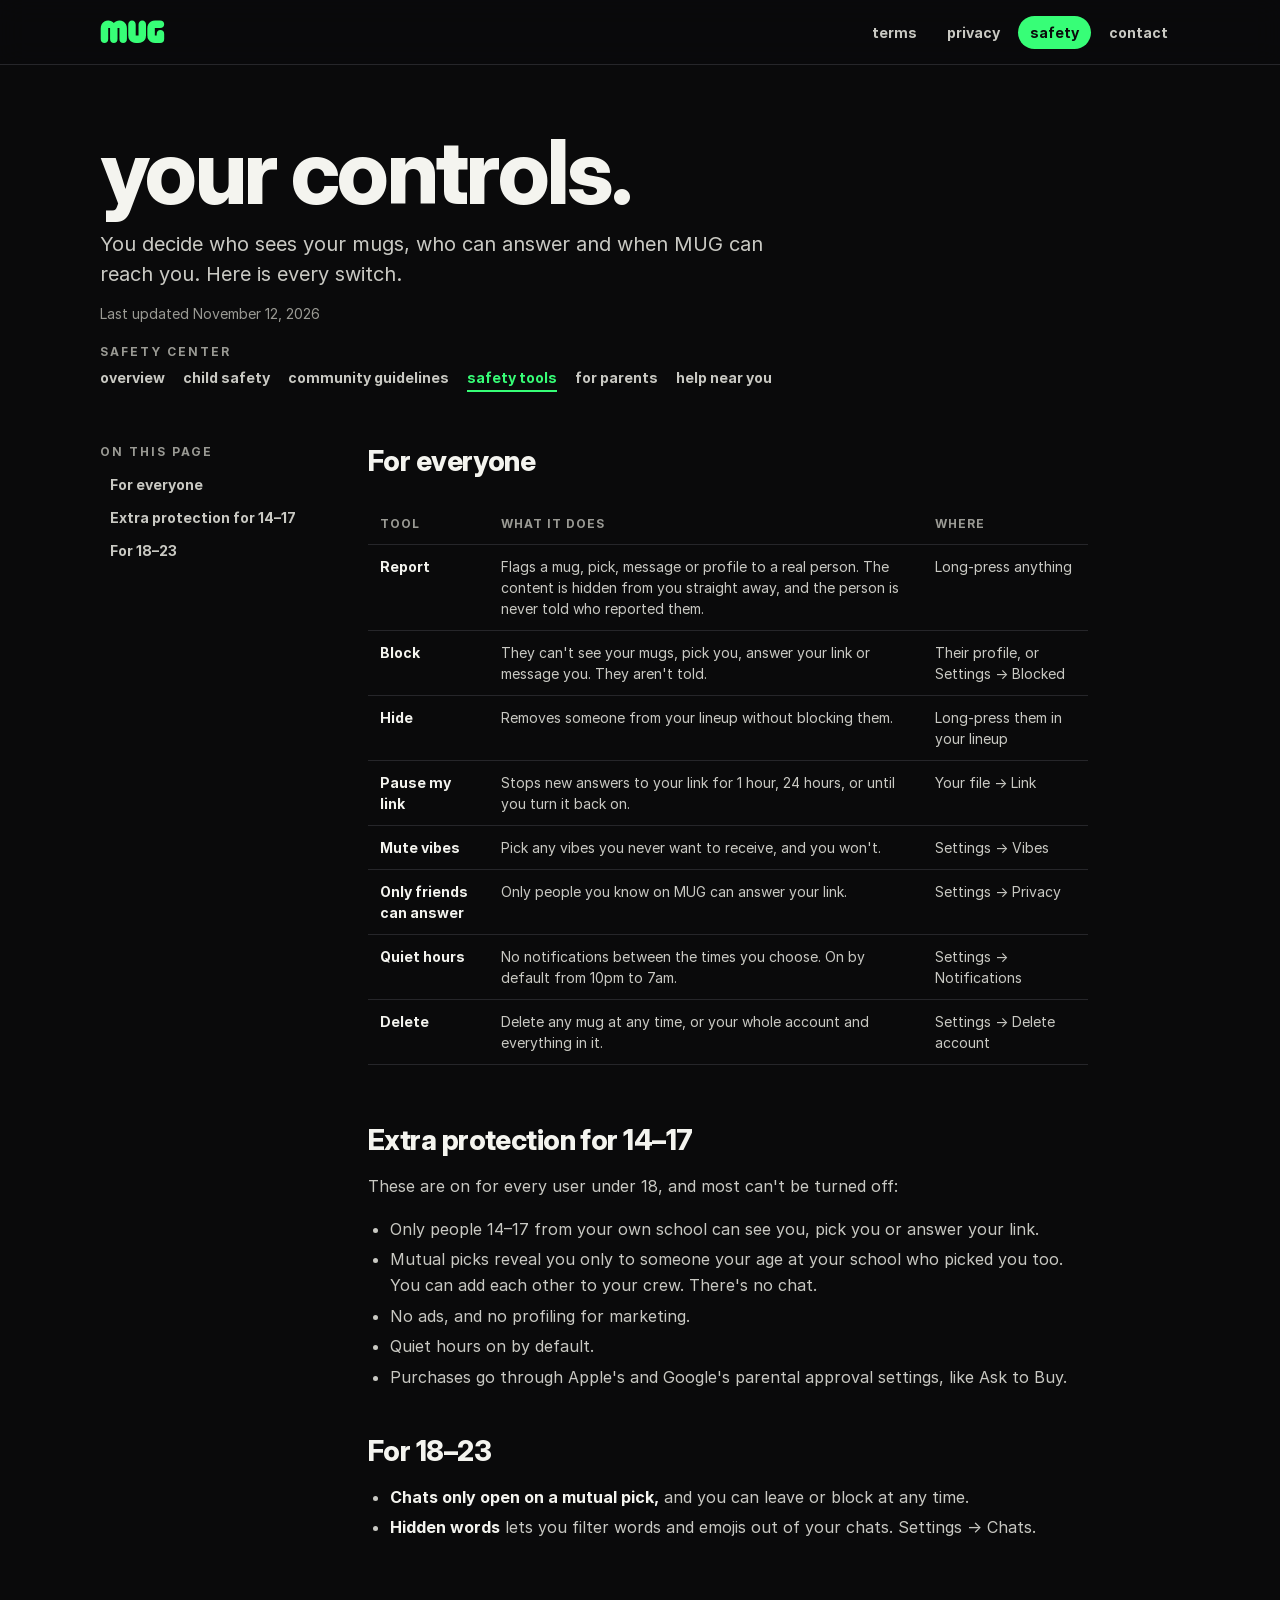
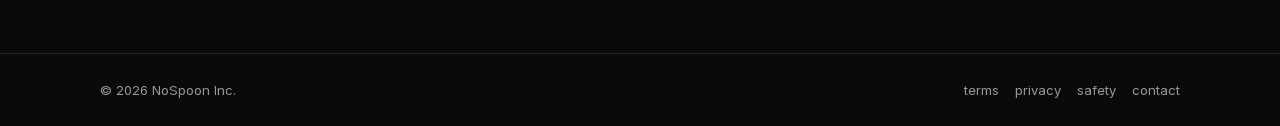
<file: safety-tools.html>
<!doctype html>
<html lang="en">
<head>
<meta charset="utf-8">
<meta name="viewport" content="width=device-width, initial-scale=1">
<title>Safety Tools | MUG</title>
<meta name="description" content="Every tool you have to control your MUG.">
<meta name="theme-color" content="#0A0A0B">
<link rel="canonical" href="https://mug.wtf/safety-tools">
<link rel="icon" type="image/svg+xml" href="data:image/svg+xml,%3Csvg%20xmlns=%22http://www.w3.org/2000/svg%22%20viewBox=%220%200%201024%201024%22%3E%3Cdefs%3E%3C/defs%3E%3Crect%20width=%221024%22%20height=%221024%22%20fill=%22%230A0A0B%22/%3E%3Cg%20transform=%22rotate%280%20512%20530%29%20translate%28147.0%20217.1%29%20scale%280.4966%29%22%3E%3Cpath%20fill=%22%2337FE77%22%20d=%22M35%201010V450Q35%20322%2086.5%20227.0Q138%20132%20229.0%2081.0Q320%2030%20435%2030Q525%2030%20602.5%2063.5Q680%2097%20735%20158Q789%2097%20866.5%2063.5Q944%2030%201035%2030Q1150%2030%201241.0%2081.0Q1332%20132%201383.5%20227.0Q1435%20322%201435%20450V1010Q1435%201116%201379.5%201173.0Q1324%201230%201235%201230Q1146%201230%201090.5%201173.0Q1035%201116%201035%201010V430H934V1010Q934%201116%20879.0%201173.0Q824%201230%20735%201230Q646%201230%20590.5%201173.0Q535%201116%20535%201010V430H435V1010Q435%201116%20379.5%201173.0Q324%201230%20235%201230Q146%201230%2090.5%201173.0Q35%201116%2035%201010Z%22/%3E%3C/g%3E%3C/svg%3E">
<link rel="apple-touch-icon" href="/apple-touch-icon.png">
<meta property="og:site_name" content="MUG">
<meta property="og:title" content="Safety Tools | MUG">
<meta property="og:description" content="Every tool you have to control your MUG.">
<meta property="og:url" content="https://mug.wtf/safety-tools">
<meta property="og:image" content="https://mug.wtf/og.png">
<meta name="twitter:card" content="summary_large_image">
<link rel="stylesheet" href="/assets/site.css">
</head>
<body>
<header class="nav"><div class="wrap"><a href="/" aria-label="MUG home"><svg class="logo" viewBox="0 0 3460 1260" width="64.9" height="23.6" style="display: block;" role="img" aria-label="MUG"><path fill="currentColor" d="M35 1010V450Q35 322 86.5 227.0Q138 132 229.0 81.0Q320 30 435 30Q525 30 602.5 63.5Q680 97 735 158Q789 97 866.5 63.5Q944 30 1035 30Q1150 30 1241.0 81.0Q1332 132 1383.5 227.0Q1435 322 1435 450V1010Q1435 1116 1379.5 1173.0Q1324 1230 1235 1230Q1146 1230 1090.5 1173.0Q1035 1116 1035 1010V430H934V1010Q934 1116 879.0 1173.0Q824 1230 735 1230Q646 1230 590.5 1173.0Q535 1116 535 1010V430H435V1010Q435 1116 379.5 1173.0Q324 1230 235 1230Q146 1230 90.5 1173.0Q35 1116 35 1010ZM1505 810V250Q1505 144 1560.5 87.0Q1616 30 1705 30Q1794 30 1849.5 87.0Q1905 144 1905 250V830H2055V250Q2055 144 2110.5 87.0Q2166 30 2255 30Q2344 30 2399.5 87.0Q2455 144 2455 250V810Q2455 940 2401.5 1035.0Q2348 1130 2253.0 1180.0Q2158 1230 2035 1230H1925Q1802 1230 1707.0 1180.0Q1612 1130 1558.5 1035.0Q1505 940 1505 810ZM2525 810V450Q2525 321 2575.5 226.0Q2626 131 2721.0 80.5Q2816 30 2945 30H3205Q3311 30 3368.0 85.5Q3425 141 3425 230Q3425 319 3368.0 374.5Q3311 430 3205 430H2925V830H3025V750Q3025 644 3080.5 587.0Q3136 530 3225 530Q3314 530 3369.5 587.0Q3425 644 3425 750V1010Q3425 1119 3369.5 1174.5Q3314 1230 3205 1230H2945Q2816 1230 2721.0 1179.5Q2626 1129 2575.5 1034.0Q2525 939 2525 810Z"></path></svg></a><nav aria-label="Site"><a class="" href="/terms">terms</a><a class="" href="/privacy">privacy</a><a class="on" href="/safety">safety</a><a class="" href="/contact">contact</a></nav></div></header>
<main>
<section class="hero"><div class="wrap">
  <h1 class="disp">your controls.</h1>
  <p class="lede">You decide who sees your mugs, who can answer and when MUG can reach you. Here is every switch.</p>
  <p class="meta">Last updated November 12, 2026</p><nav class="sc" aria-label="Safety center"><b>SAFETY CENTER</b><a class="" href="/safety">overview</a><a class="" href="/child-safety">child safety</a><a class="" href="/guidelines">community guidelines</a><a class="on" href="/safety-tools">safety tools</a><a class="" href="/parents">for parents</a><a class="" href="/resources">help near you</a></nav>
</div></section>
<div class="wrap"><div class="layout">
  <aside class="toc" aria-label="On this page"><b>ON THIS PAGE</b><a href="#everyone">For everyone</a><a href="#teens">Extra protection for 14–17</a><a href="#adults">For 18–23</a></aside>
  <article class="doc"><h2 id="everyone">For everyone</h2><div class="tw"><table><thead><tr><th>Tool</th><th>What it does</th><th>Where</th></tr></thead><tbody>
<tr><td>Report</td><td>Flags a mug, pick, message or profile to a real person. The content is hidden from you straight away, and the person is never told who reported them.</td><td>Long-press anything</td></tr>
<tr><td>Block</td><td>They can't see your mugs, pick you, answer your link or message you. They aren't told.</td><td>Their profile, or Settings → Blocked</td></tr>
<tr><td>Hide</td><td>Removes someone from your lineup without blocking them.</td><td>Long-press them in your lineup</td></tr>
<tr><td>Pause my link</td><td>Stops new answers to your link for 1 hour, 24 hours, or until you turn it back on.</td><td>Your file → Link</td></tr>
<tr><td>Mute vibes</td><td>Pick any vibes you never want to receive, and you won't.</td><td>Settings → Vibes</td></tr>
<tr><td>Only friends can answer</td><td>Only people you know on MUG can answer your link.</td><td>Settings → Privacy</td></tr>
<tr><td>Quiet hours</td><td>No notifications between the times you choose. On by default from 10pm to 7am.</td><td>Settings → Notifications</td></tr>
<tr><td>Delete</td><td>Delete any mug at any time, or your whole account and everything in it.</td><td>Settings → Delete account</td></tr>
</tbody></table></div><h2 id="teens">Extra protection for 14–17</h2><p>These are on for every user under 18, and most can't be turned off:</p><ul>
<li>Only people 14–17 from your own school can see you, pick you or answer your link.</li>
<li>Mutual picks reveal you only to someone your age at your school who picked you too. You can add each other to your crew. There's no chat.</li>
<li>No ads, and no profiling for marketing.</li>
<li>Quiet hours on by default.</li>
<li>Purchases go through Apple's and Google's parental approval settings, like Ask to Buy.</li>
</ul><h2 id="adults">For 18–23</h2><ul>
<li><strong>Chats only open on a mutual pick,</strong> and you can leave or block at any time.</li>
<li><strong>Hidden words</strong> lets you filter words and emojis out of your chats. Settings → Chats.</li>
</ul></article>
</div></div>
</main>
<footer><div class="wrap"><span>© 2026 NoSpoon Inc.</span><span><a href="/terms">terms</a><a href="/privacy">privacy</a><a href="/safety">safety</a><a href="/contact">contact</a></span></div></footer>
</body>
</html>
</file>
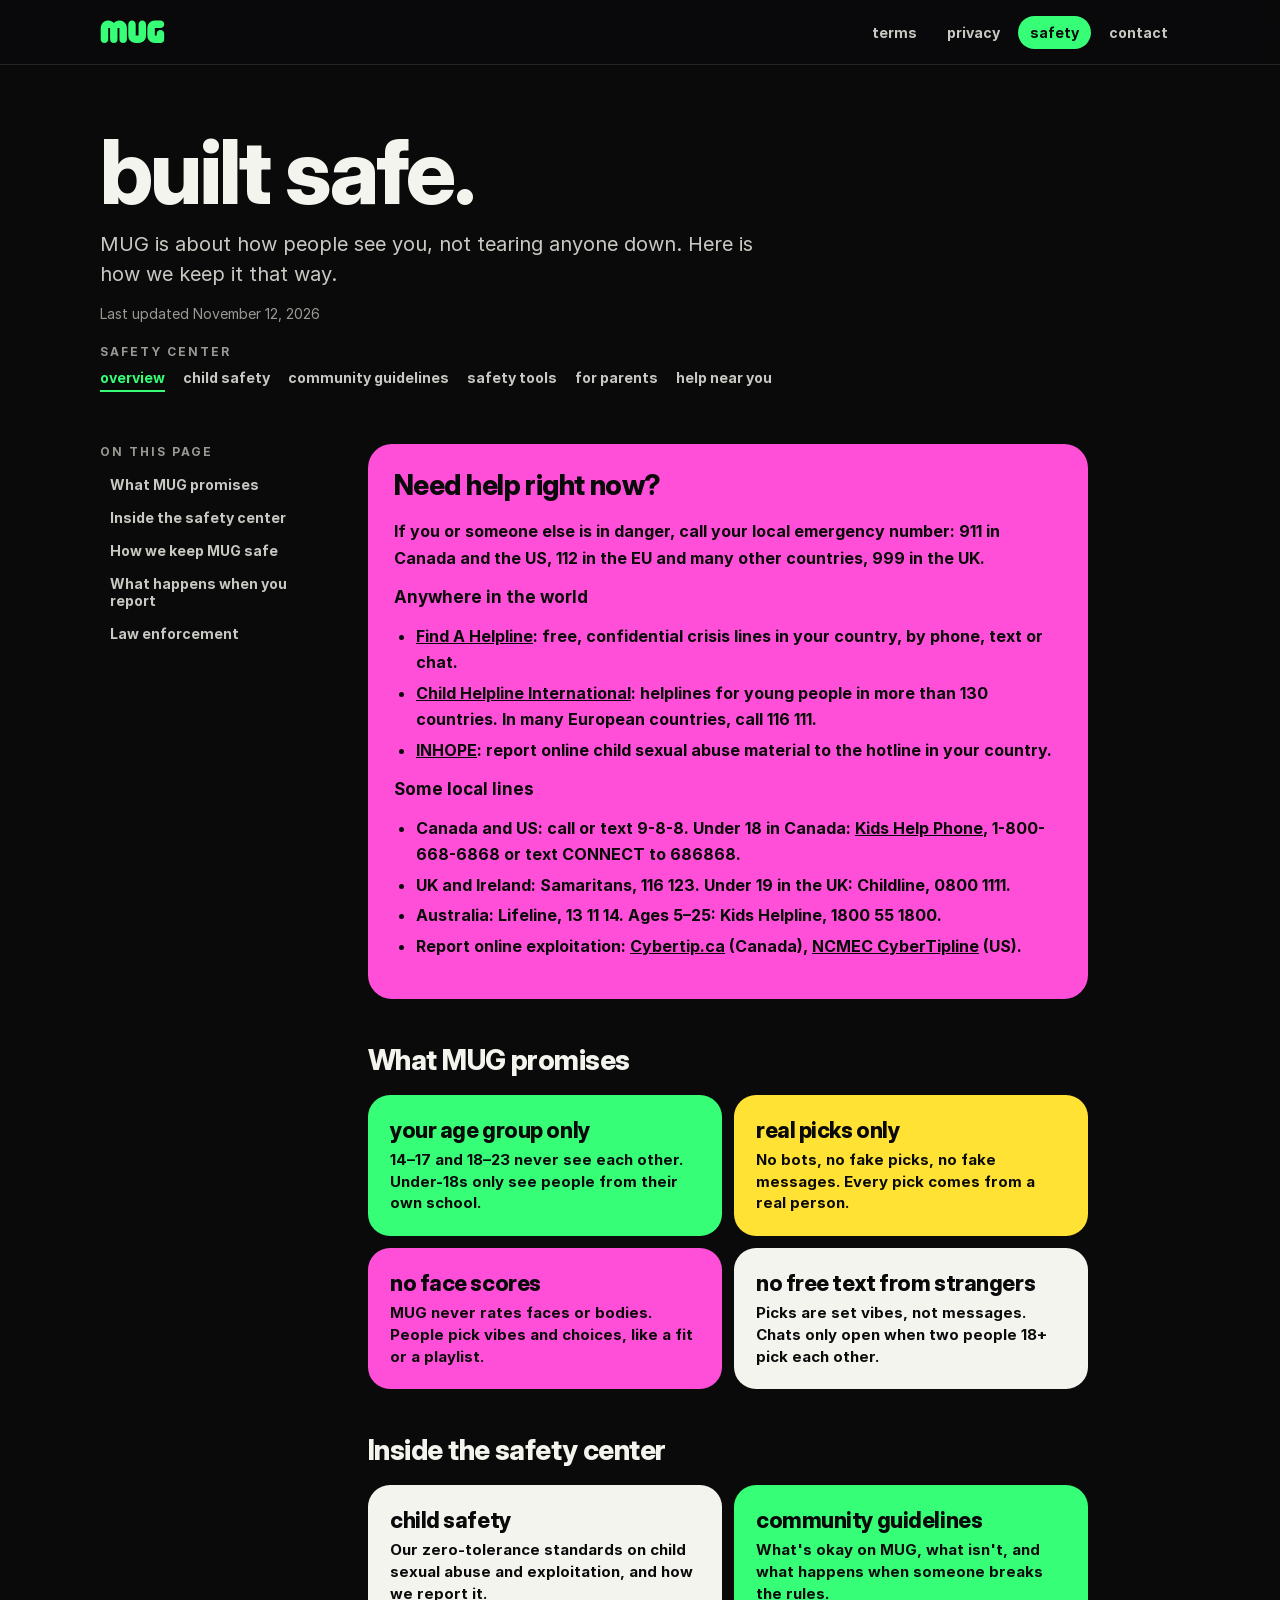
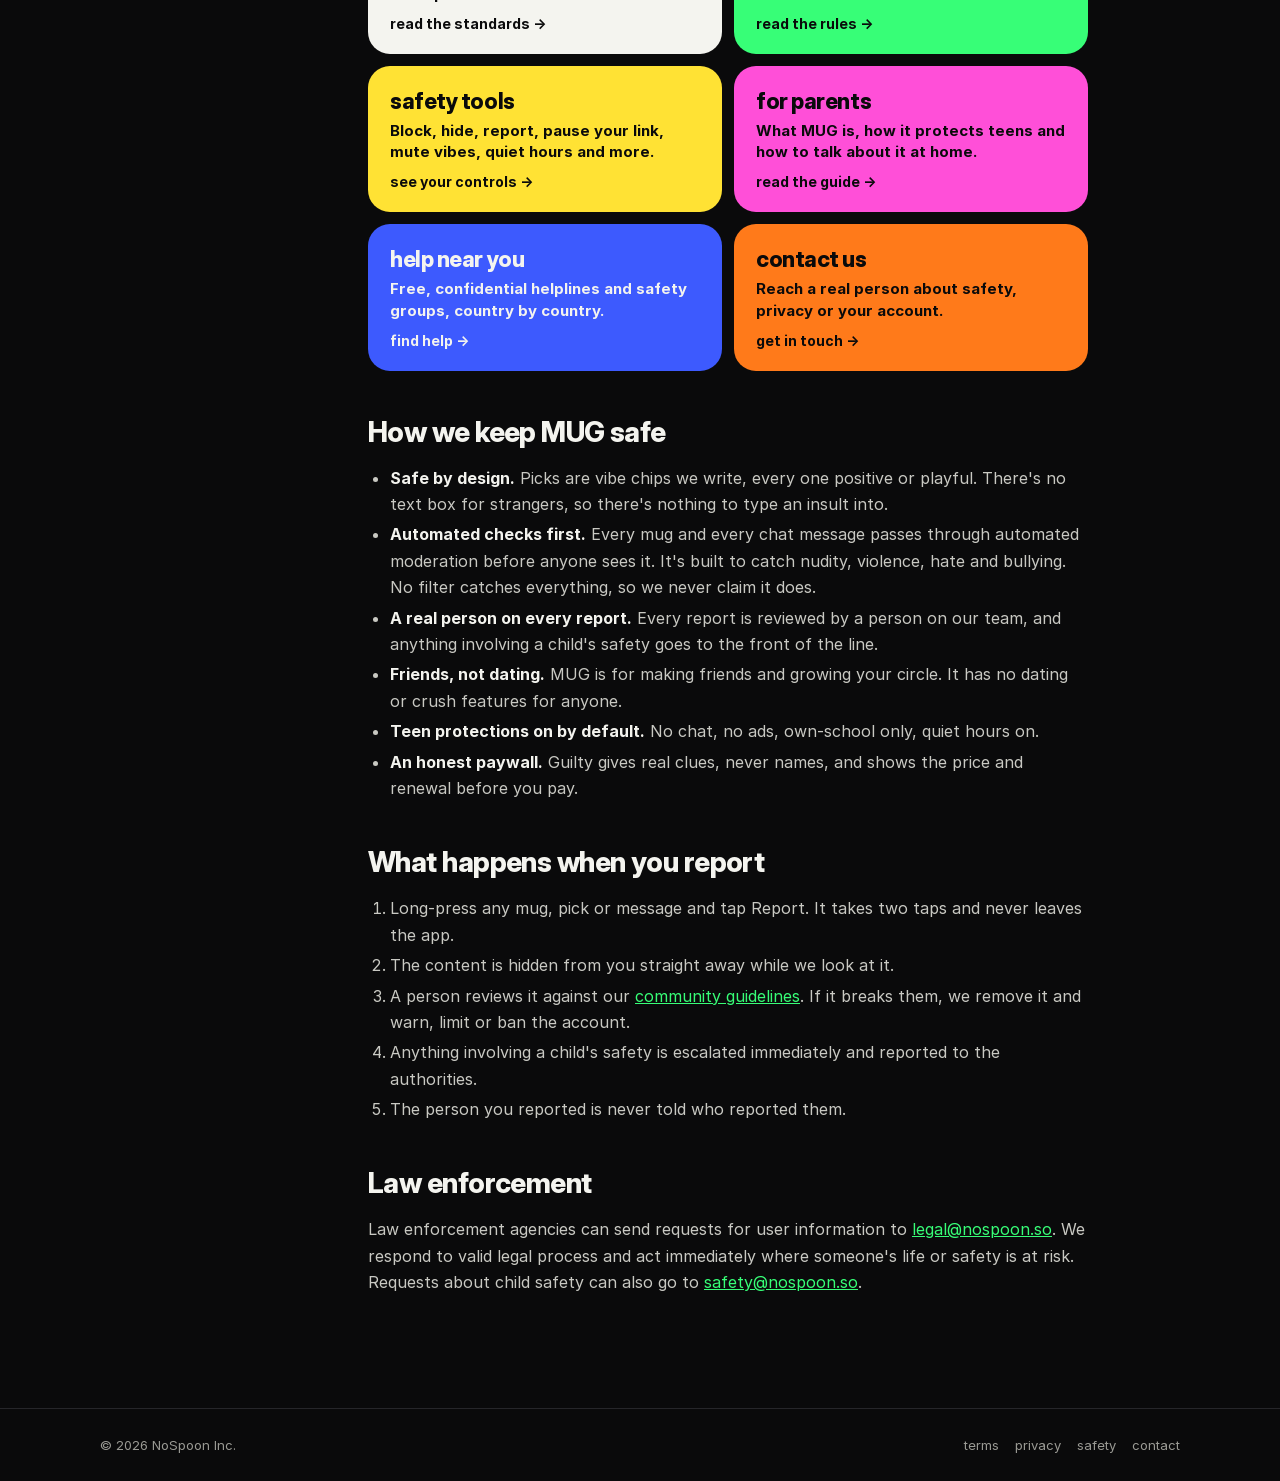
<file: safety.html>
<!doctype html>
<html lang="en">
<head>
<meta charset="utf-8">
<meta name="viewport" content="width=device-width, initial-scale=1">
<title>Safety Center | MUG</title>
<meta name="description" content="How MUG keeps people safe, and where to get help.">
<meta name="theme-color" content="#0A0A0B">
<link rel="canonical" href="https://mug.wtf/safety">
<link rel="icon" type="image/svg+xml" href="data:image/svg+xml,%3Csvg%20xmlns=%22http://www.w3.org/2000/svg%22%20viewBox=%220%200%201024%201024%22%3E%3Cdefs%3E%3C/defs%3E%3Crect%20width=%221024%22%20height=%221024%22%20fill=%22%230A0A0B%22/%3E%3Cg%20transform=%22rotate%280%20512%20530%29%20translate%28147.0%20217.1%29%20scale%280.4966%29%22%3E%3Cpath%20fill=%22%2337FE77%22%20d=%22M35%201010V450Q35%20322%2086.5%20227.0Q138%20132%20229.0%2081.0Q320%2030%20435%2030Q525%2030%20602.5%2063.5Q680%2097%20735%20158Q789%2097%20866.5%2063.5Q944%2030%201035%2030Q1150%2030%201241.0%2081.0Q1332%20132%201383.5%20227.0Q1435%20322%201435%20450V1010Q1435%201116%201379.5%201173.0Q1324%201230%201235%201230Q1146%201230%201090.5%201173.0Q1035%201116%201035%201010V430H934V1010Q934%201116%20879.0%201173.0Q824%201230%20735%201230Q646%201230%20590.5%201173.0Q535%201116%20535%201010V430H435V1010Q435%201116%20379.5%201173.0Q324%201230%20235%201230Q146%201230%2090.5%201173.0Q35%201116%2035%201010Z%22/%3E%3C/g%3E%3C/svg%3E">
<link rel="apple-touch-icon" href="/apple-touch-icon.png">
<meta property="og:site_name" content="MUG">
<meta property="og:title" content="Safety Center | MUG">
<meta property="og:description" content="How MUG keeps people safe, and where to get help.">
<meta property="og:url" content="https://mug.wtf/safety">
<meta property="og:image" content="https://mug.wtf/og.png">
<meta name="twitter:card" content="summary_large_image">
<link rel="stylesheet" href="/assets/site.css">
</head>
<body>
<header class="nav"><div class="wrap"><a href="/" aria-label="MUG home"><svg class="logo" viewBox="0 0 3460 1260" width="64.9" height="23.6" style="display: block;" role="img" aria-label="MUG"><path fill="currentColor" d="M35 1010V450Q35 322 86.5 227.0Q138 132 229.0 81.0Q320 30 435 30Q525 30 602.5 63.5Q680 97 735 158Q789 97 866.5 63.5Q944 30 1035 30Q1150 30 1241.0 81.0Q1332 132 1383.5 227.0Q1435 322 1435 450V1010Q1435 1116 1379.5 1173.0Q1324 1230 1235 1230Q1146 1230 1090.5 1173.0Q1035 1116 1035 1010V430H934V1010Q934 1116 879.0 1173.0Q824 1230 735 1230Q646 1230 590.5 1173.0Q535 1116 535 1010V430H435V1010Q435 1116 379.5 1173.0Q324 1230 235 1230Q146 1230 90.5 1173.0Q35 1116 35 1010ZM1505 810V250Q1505 144 1560.5 87.0Q1616 30 1705 30Q1794 30 1849.5 87.0Q1905 144 1905 250V830H2055V250Q2055 144 2110.5 87.0Q2166 30 2255 30Q2344 30 2399.5 87.0Q2455 144 2455 250V810Q2455 940 2401.5 1035.0Q2348 1130 2253.0 1180.0Q2158 1230 2035 1230H1925Q1802 1230 1707.0 1180.0Q1612 1130 1558.5 1035.0Q1505 940 1505 810ZM2525 810V450Q2525 321 2575.5 226.0Q2626 131 2721.0 80.5Q2816 30 2945 30H3205Q3311 30 3368.0 85.5Q3425 141 3425 230Q3425 319 3368.0 374.5Q3311 430 3205 430H2925V830H3025V750Q3025 644 3080.5 587.0Q3136 530 3225 530Q3314 530 3369.5 587.0Q3425 644 3425 750V1010Q3425 1119 3369.5 1174.5Q3314 1230 3205 1230H2945Q2816 1230 2721.0 1179.5Q2626 1129 2575.5 1034.0Q2525 939 2525 810Z"></path></svg></a><nav aria-label="Site"><a class="" href="/terms">terms</a><a class="" href="/privacy">privacy</a><a class="on" href="/safety">safety</a><a class="" href="/contact">contact</a></nav></div></header>
<main>
<section class="hero"><div class="wrap">
  <h1 class="disp">built safe.</h1>
  <p class="lede">MUG is about how people see you, not tearing anyone down. Here is how we keep it that way.</p>
  <p class="meta">Last updated November 12, 2026</p><nav class="sc" aria-label="Safety center"><b>SAFETY CENTER</b><a class="on" href="/safety">overview</a><a class="" href="/child-safety">child safety</a><a class="" href="/guidelines">community guidelines</a><a class="" href="/safety-tools">safety tools</a><a class="" href="/parents">for parents</a><a class="" href="/resources">help near you</a></nav>
</div></section>
<div class="wrap"><div class="layout">
  <aside class="toc" aria-label="On this page"><b>ON THIS PAGE</b><a href="#promises">What MUG promises</a><a href="#center">Inside the safety center</a><a href="#how">How we keep MUG safe</a><a href="#report">What happens when you report</a><a href="#police">Law enforcement</a></aside>
  <article class="doc"><div class="help"><h2>Need help right now?</h2>
<p>If you or someone else is in danger, call your local emergency number: <strong>911</strong> in Canada and the US, <strong>112</strong> in the EU and many other countries, <strong>999</strong> in the UK.</p>
<h3>Anywhere in the world</h3><ul>
<li><a href="https://findahelpline.com">Find A Helpline</a>: free, confidential crisis lines in your country, by phone, text or chat.</li>
<li><a href="https://childhelplineinternational.org">Child Helpline International</a>: helplines for young people in more than 130 countries. In many European countries, call <strong>116 111</strong>.</li>
<li><a href="https://www.inhope.org">INHOPE</a>: report online child sexual abuse material to the hotline in your country.</li>
</ul>
<h3>Some local lines</h3><ul>
<li><strong>Canada and US:</strong> call or text <strong>9-8-8</strong>. Under 18 in Canada: <a href="https://kidshelpphone.ca">Kids Help Phone</a>, <strong>1-800-668-6868</strong> or text <strong>CONNECT</strong> to <strong>686868</strong>.</li>
<li><strong>UK and Ireland:</strong> Samaritans, <strong>116 123</strong>. Under 19 in the UK: Childline, <strong>0800 1111</strong>.</li>
<li><strong>Australia:</strong> Lifeline, <strong>13 11 14</strong>. Ages 5–25: Kids Helpline, <strong>1800 55 1800</strong>.</li>
<li><strong>Report online exploitation:</strong> <a href="https://www.cybertip.ca">Cybertip.ca</a> (Canada), <a href="https://report.cybertip.org">NCMEC CyberTipline</a> (US).</li>
</ul></div><h2 id="promises">What MUG promises</h2><div class="cards">
<div class="card" style="background:var(--grn)"><b>your age group only</b><span>14–17 and 18–23 never see each other. Under-18s only see people from their own school.</span></div>
<div class="card" style="background:var(--yel)"><b>real picks only</b><span>No bots, no fake picks, no fake messages. Every pick comes from a real person.</span></div>
<div class="card" style="background:var(--pnk)"><b>no face scores</b><span>MUG never rates faces or bodies. People pick vibes and choices, like a fit or a playlist.</span></div>
<div class="card" style="background:var(--off)"><b>no free text from strangers</b><span>Picks are set vibes, not messages. Chats only open when two people 18+ pick each other.</span></div>
</div><h2 id="center">Inside the safety center</h2><div class="cards">
<a class="card" href="/child-safety" style="background:var(--off)"><b>child safety</b><span>Our zero-tolerance standards on child sexual abuse and exploitation, and how we report it.</span><em>read the standards →</em></a>
<a class="card" href="/guidelines" style="background:var(--grn)"><b>community guidelines</b><span>What's okay on MUG, what isn't, and what happens when someone breaks the rules.</span><em>read the rules →</em></a>
<a class="card" href="/safety-tools" style="background:var(--yel)"><b>safety tools</b><span>Block, hide, report, pause your link, mute vibes, quiet hours and more.</span><em>see your controls →</em></a>
<a class="card" href="/parents" style="background:var(--pnk)"><b>for parents</b><span>What MUG is, how it protects teens and how to talk about it at home.</span><em>read the guide →</em></a>
<a class="card" href="/resources" style="background:var(--blu);color:var(--off)"><b>help near you</b><span>Free, confidential helplines and safety groups, country by country.</span><em>find help →</em></a>
<a class="card" href="/contact" style="background:var(--org)"><b>contact us</b><span>Reach a real person about safety, privacy or your account.</span><em>get in touch →</em></a>
</div><h2 id="how">How we keep MUG safe</h2><ul>
<li><strong>Safe by design.</strong> Picks are vibe chips we write, every one positive or playful. There's no text box for strangers, so there's nothing to type an insult into.</li>
<li><strong>Automated checks first.</strong> Every mug and every chat message passes through automated moderation before anyone sees it. It's built to catch nudity, violence, hate and bullying. No filter catches everything, so we never claim it does.</li>
<li><strong>A real person on every report.</strong> Every report is reviewed by a person on our team, and anything involving a child's safety goes to the front of the line.</li>
<li><strong>Friends, not dating.</strong> MUG is for making friends and growing your circle. It has no dating or crush features for anyone.</li>
<li><strong>Teen protections on by default.</strong> No chat, no ads, own-school only, quiet hours on.</li>
<li><strong>An honest paywall.</strong> Guilty gives real clues, never names, and shows the price and renewal before you pay.</li>
</ul><h2 id="report">What happens when you report</h2><ol>
<li>Long-press any mug, pick or message and tap Report. It takes two taps and never leaves the app.</li>
<li>The content is hidden from you straight away while we look at it.</li>
<li>A person reviews it against our <a href="/guidelines">community guidelines</a>. If it breaks them, we remove it and warn, limit or ban the account.</li>
<li>Anything involving a child's safety is escalated immediately and reported to the authorities.</li>
<li>The person you reported is never told who reported them.</li>
</ol><h2 id="police">Law enforcement</h2><p>Law enforcement agencies can send requests for user information to <a href="mailto:legal@nospoon.so">legal@nospoon.so</a>. We respond to valid legal process and act immediately where someone's life or safety is at risk. Requests about child safety can also go to <a href="mailto:safety@nospoon.so">safety@nospoon.so</a>.</p></article>
</div></div>
</main>
<footer><div class="wrap"><span>© 2026 NoSpoon Inc.</span><span><a href="/terms">terms</a><a href="/privacy">privacy</a><a href="/safety">safety</a><a href="/contact">contact</a></span></div></footer>
</body>
</html>
</file>
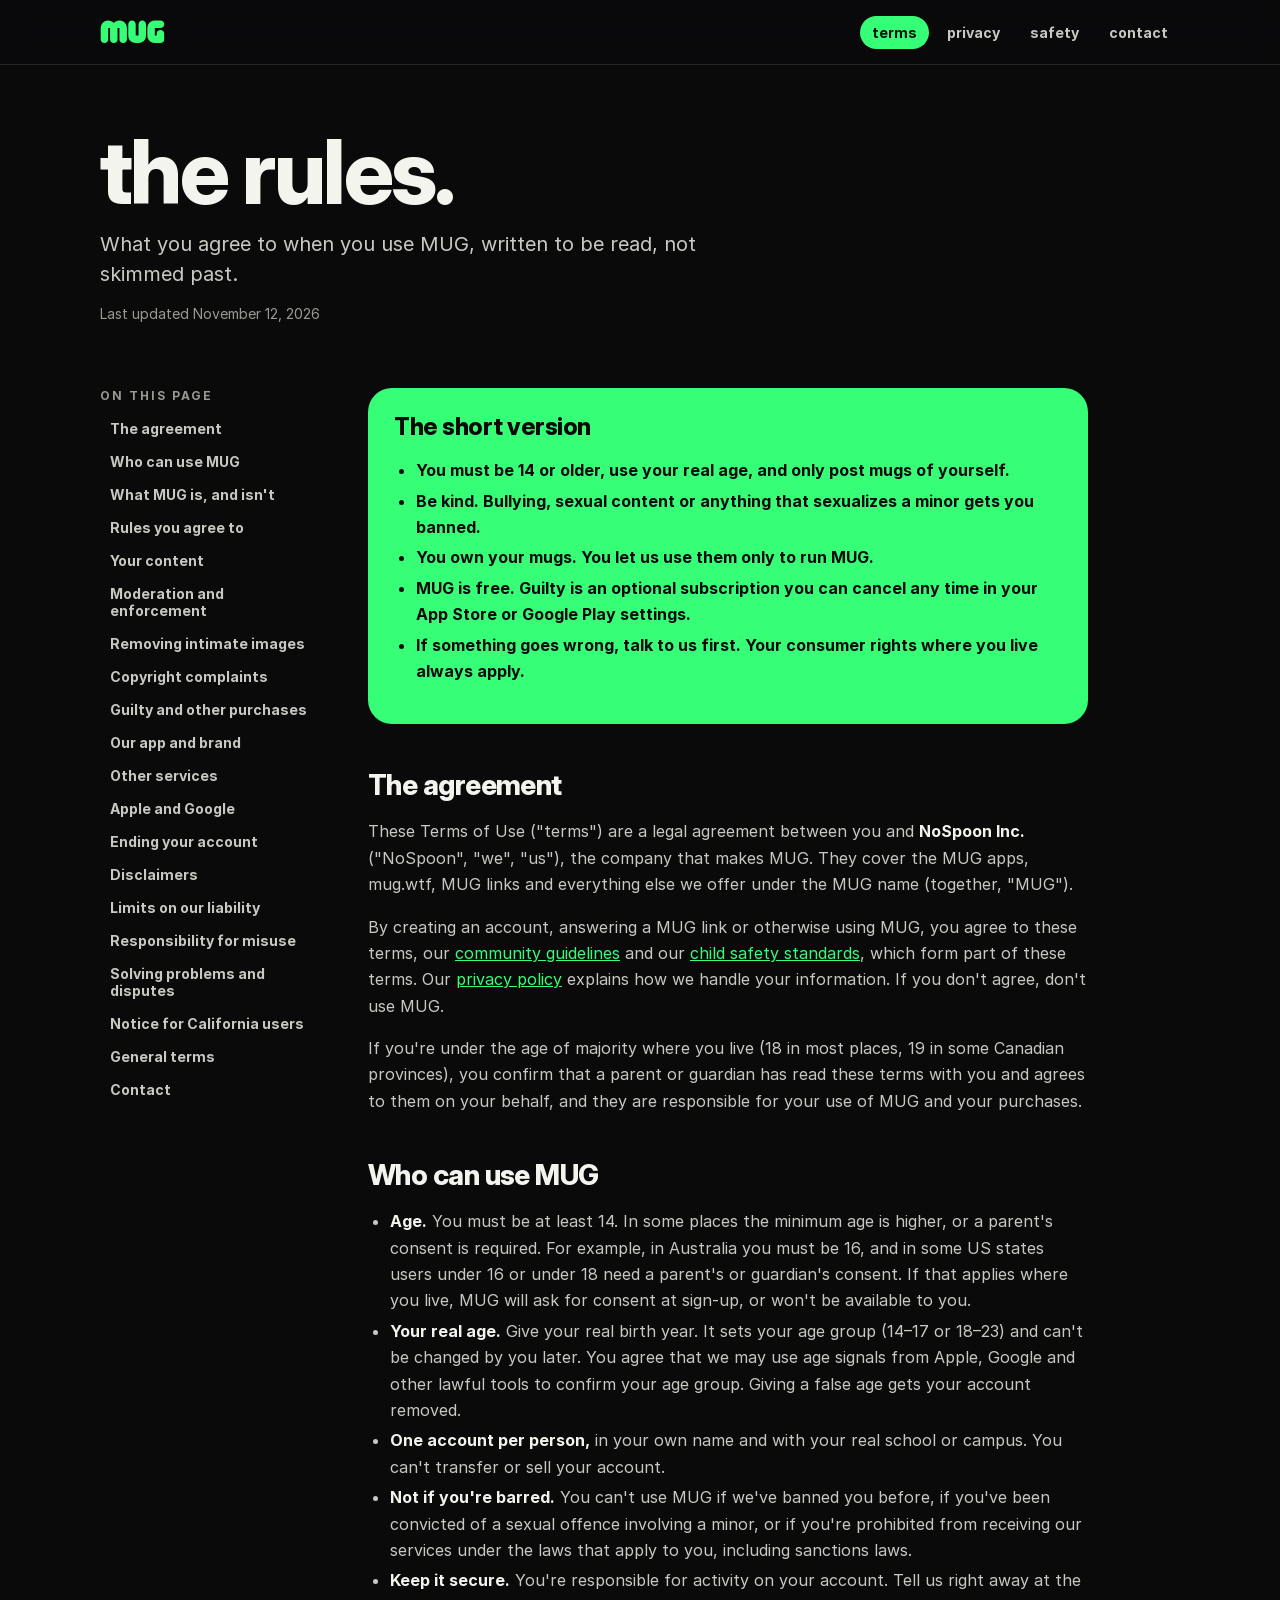
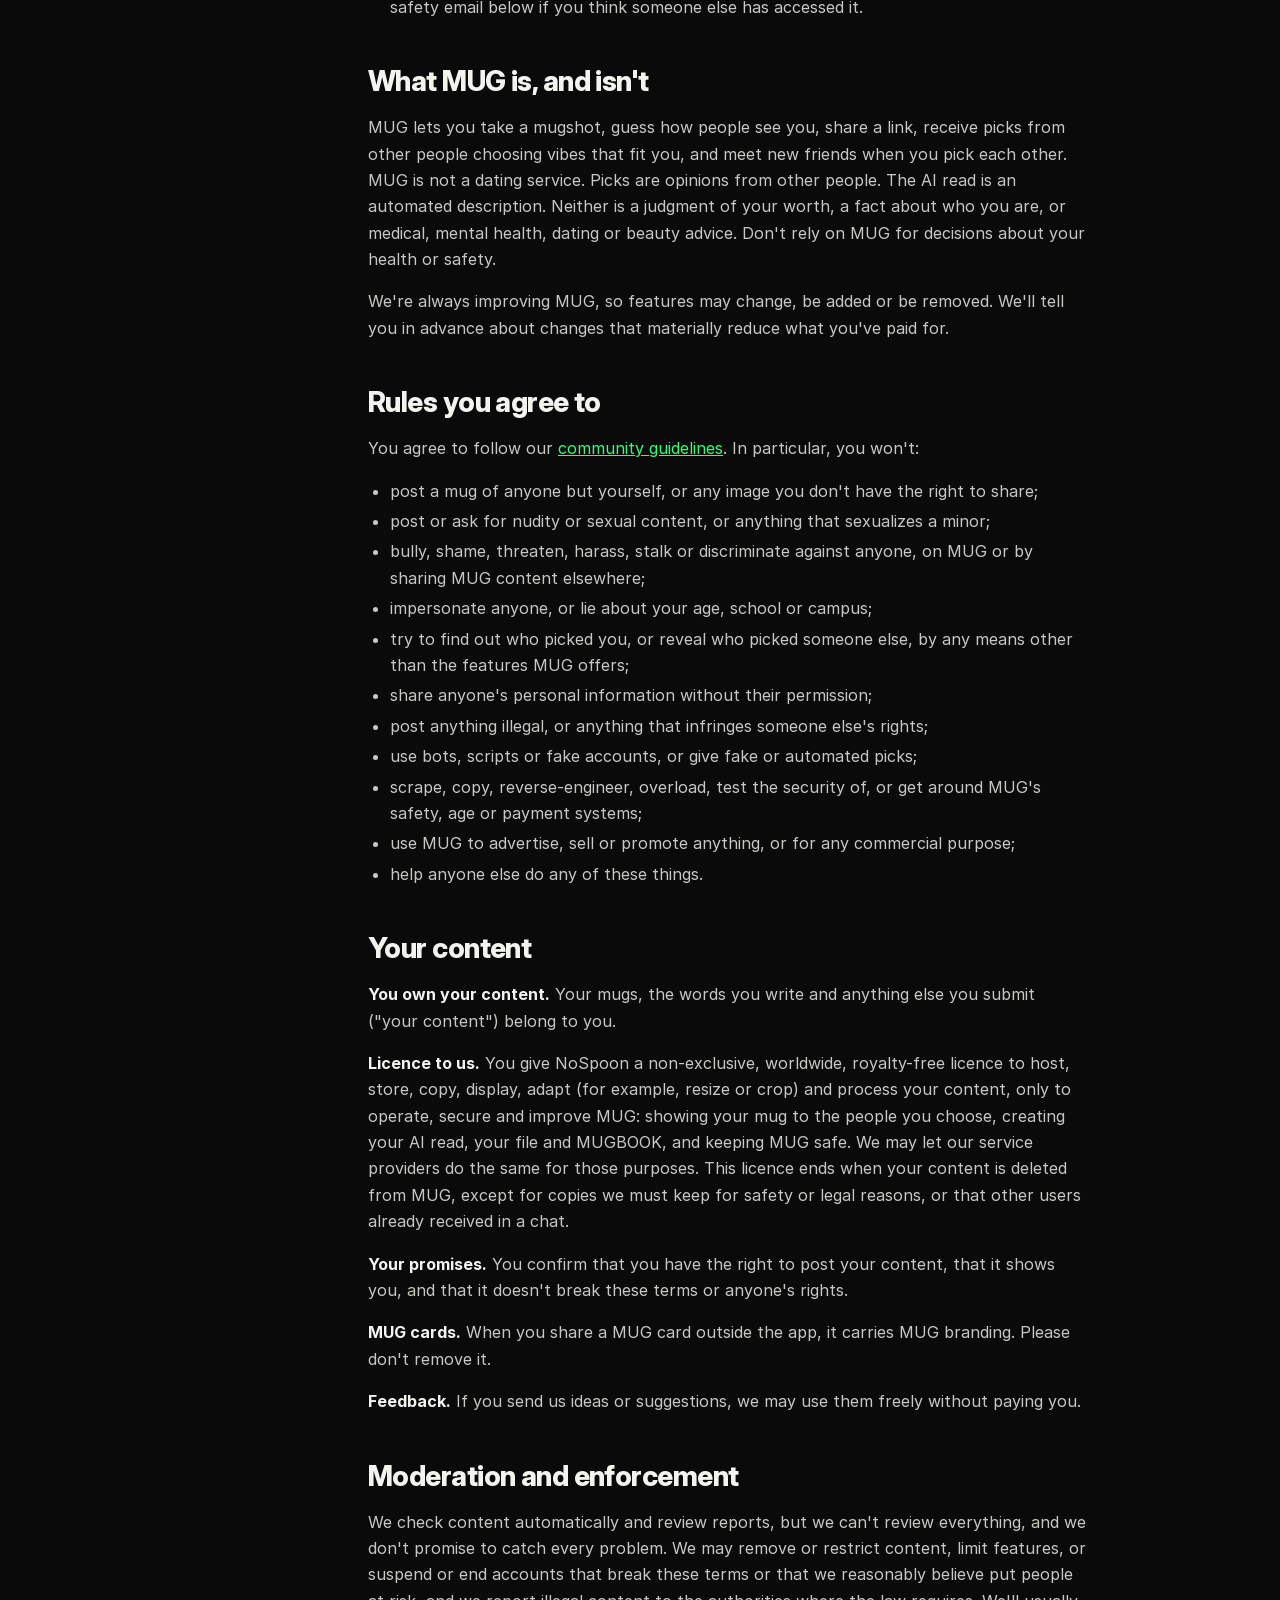
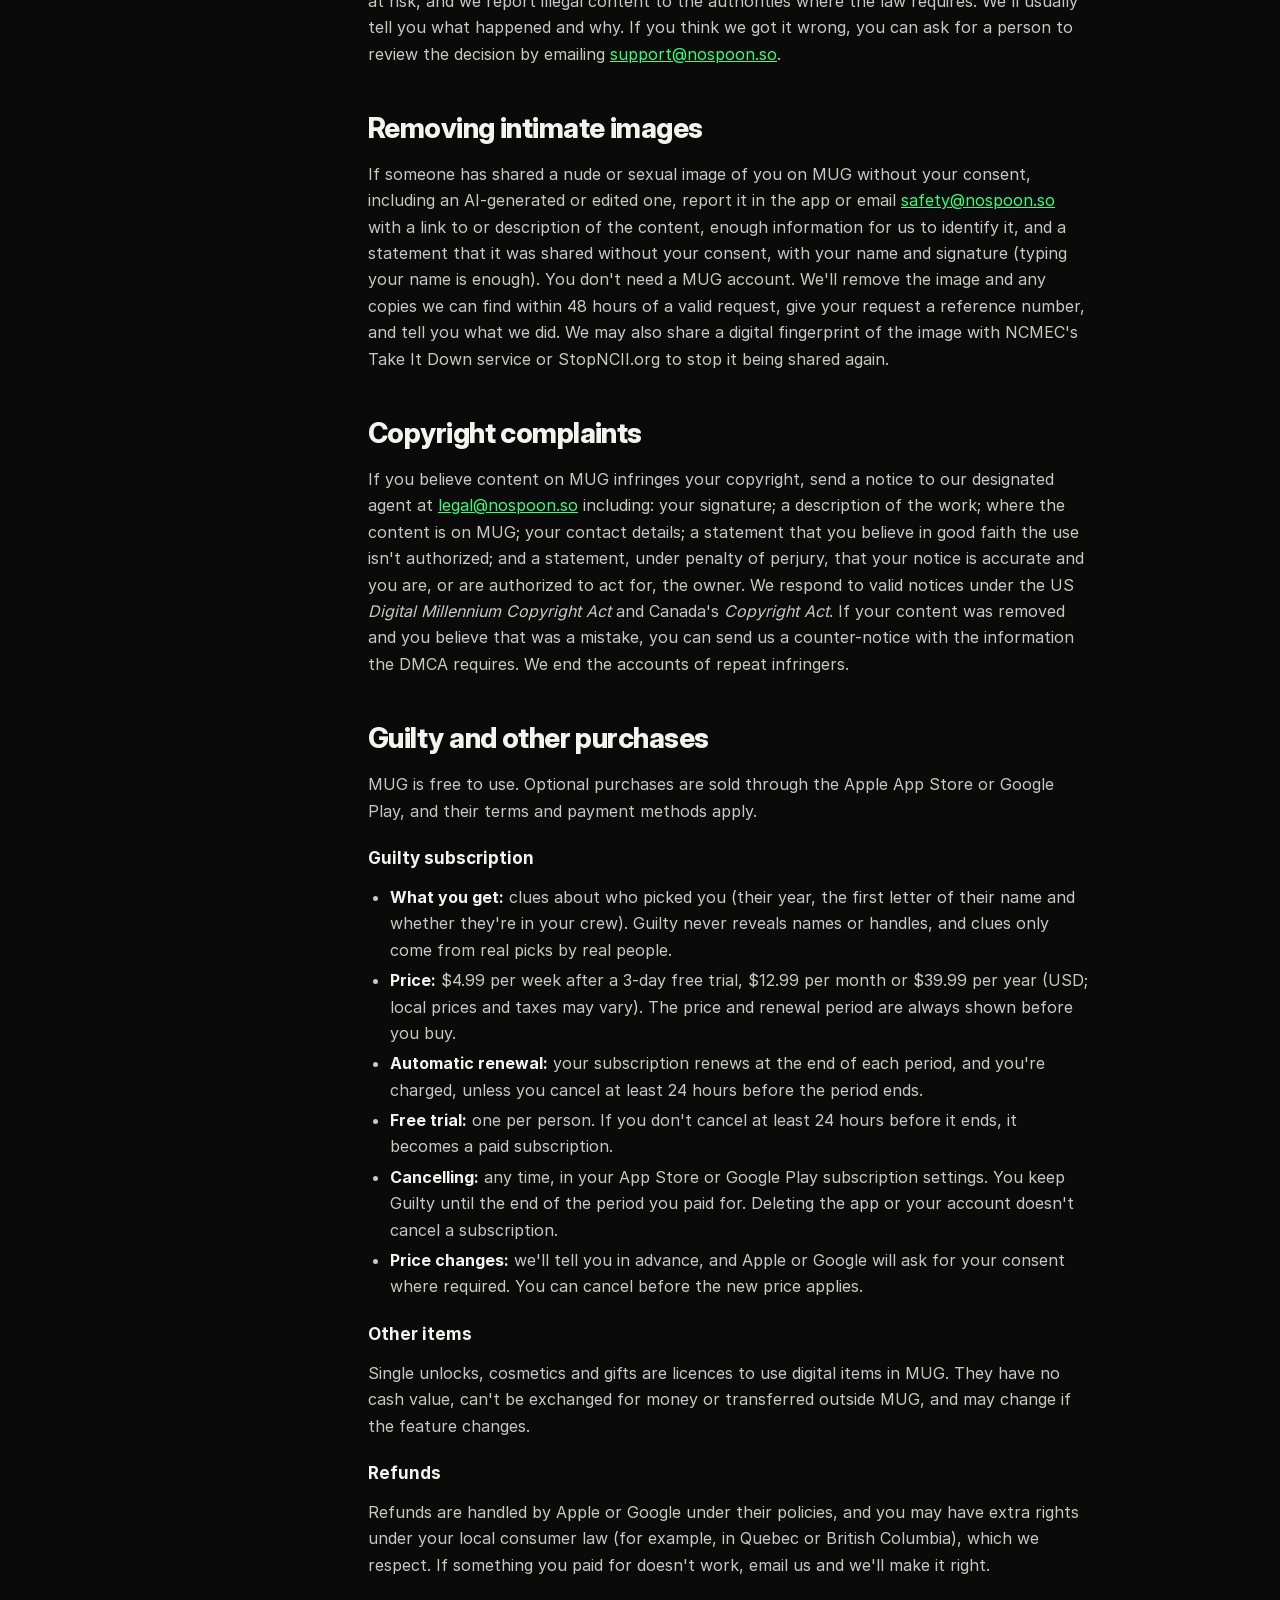
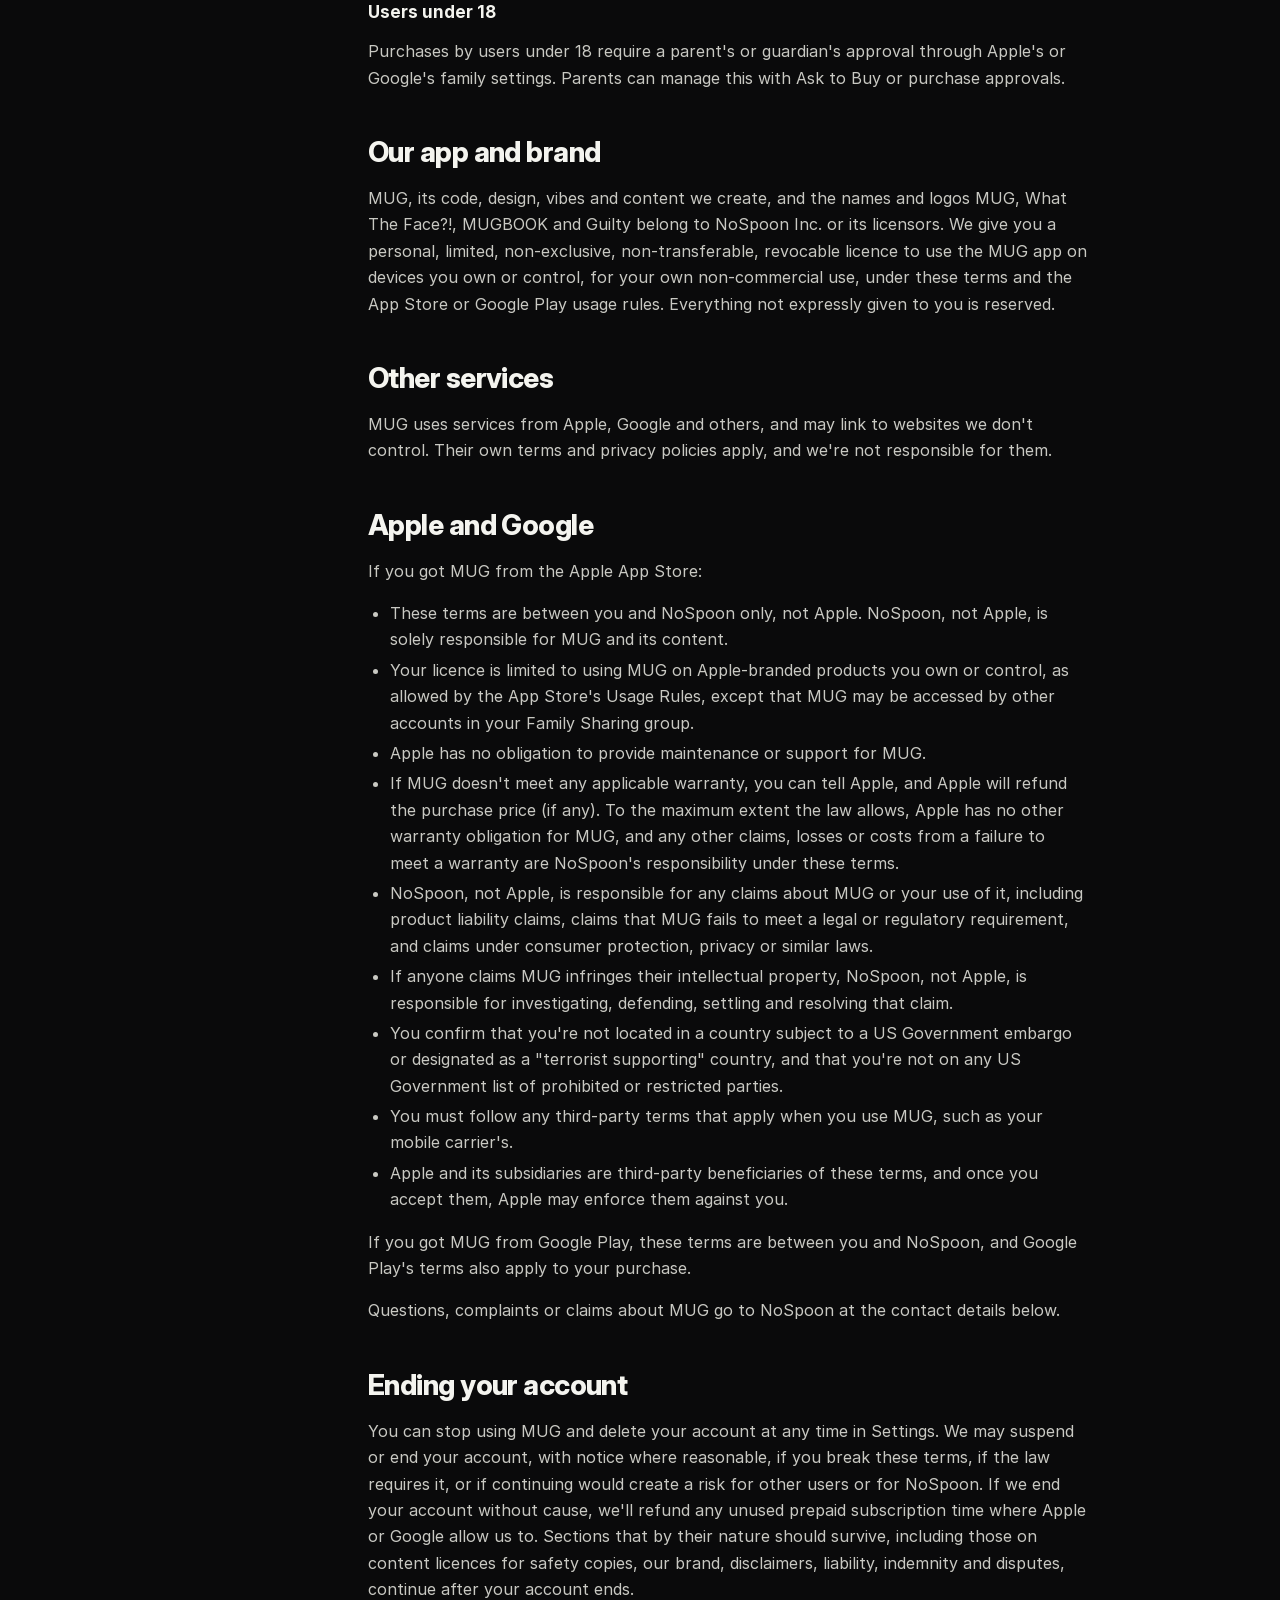
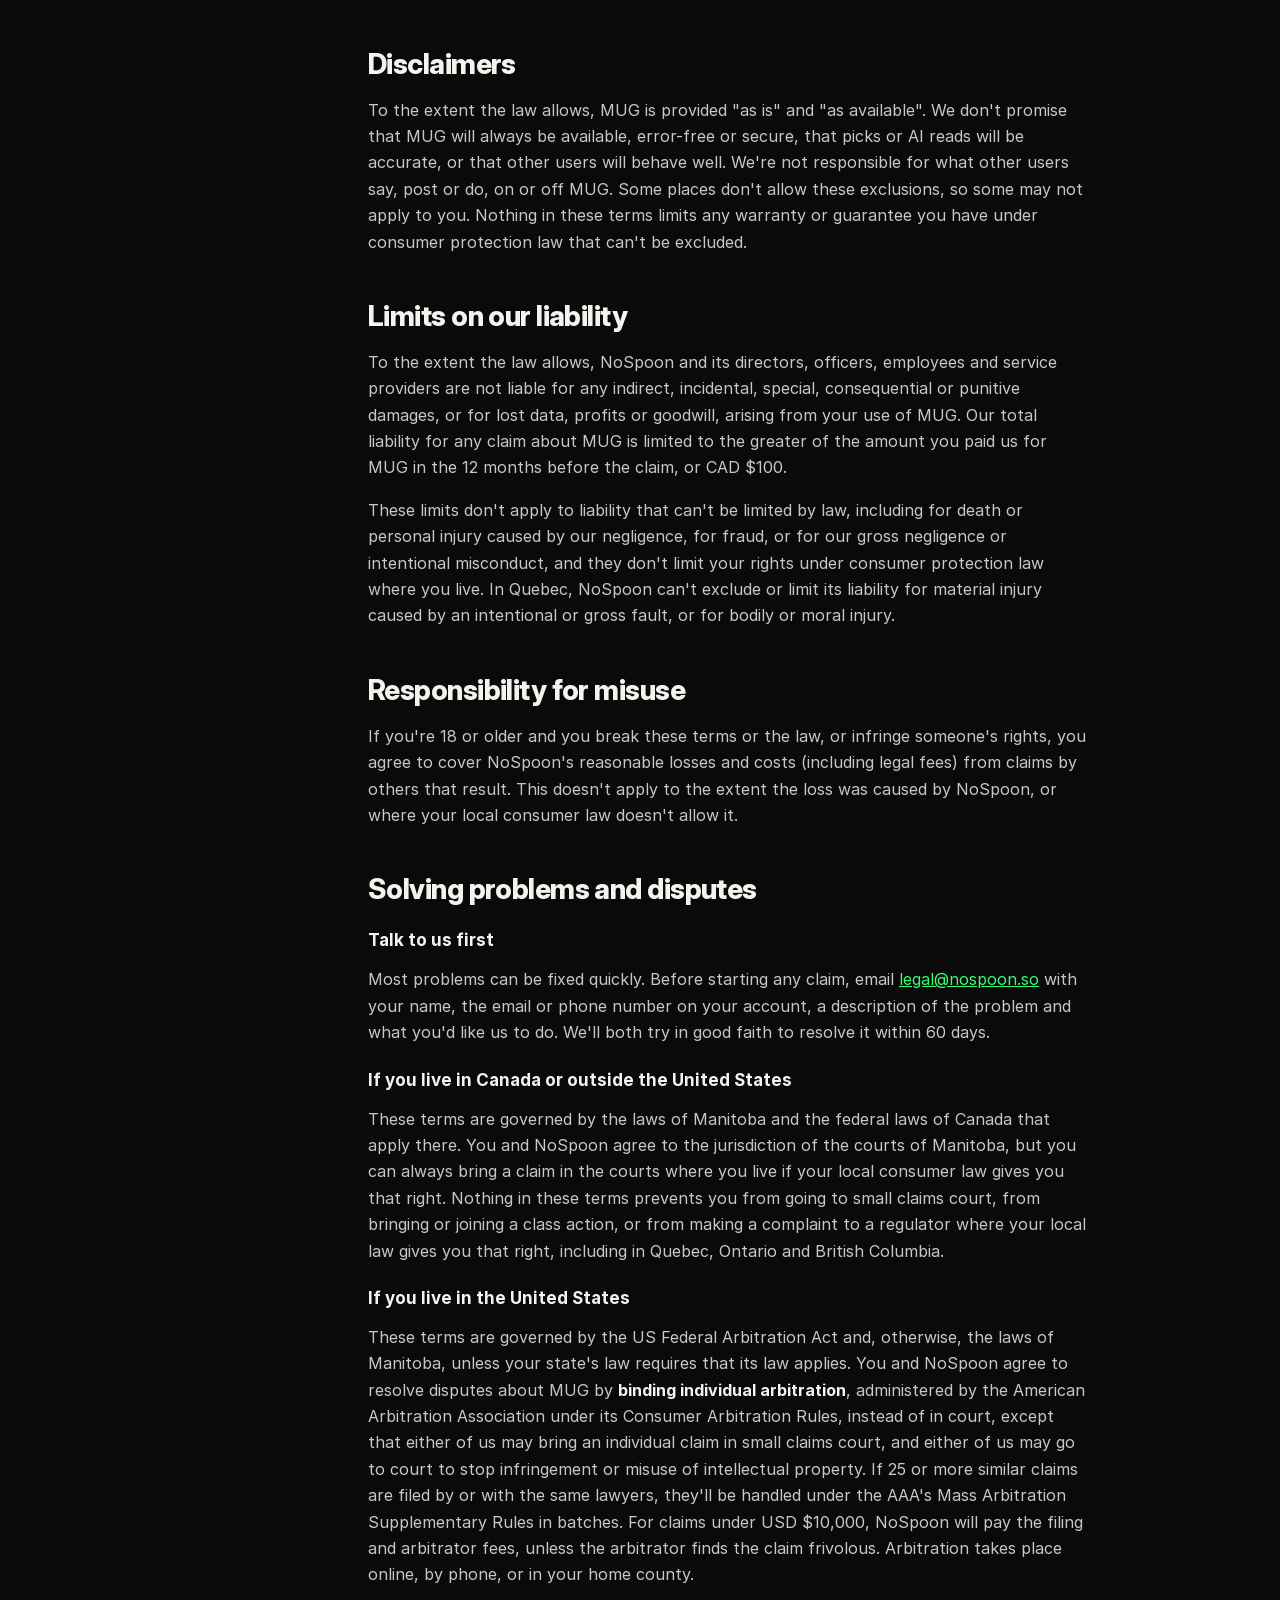
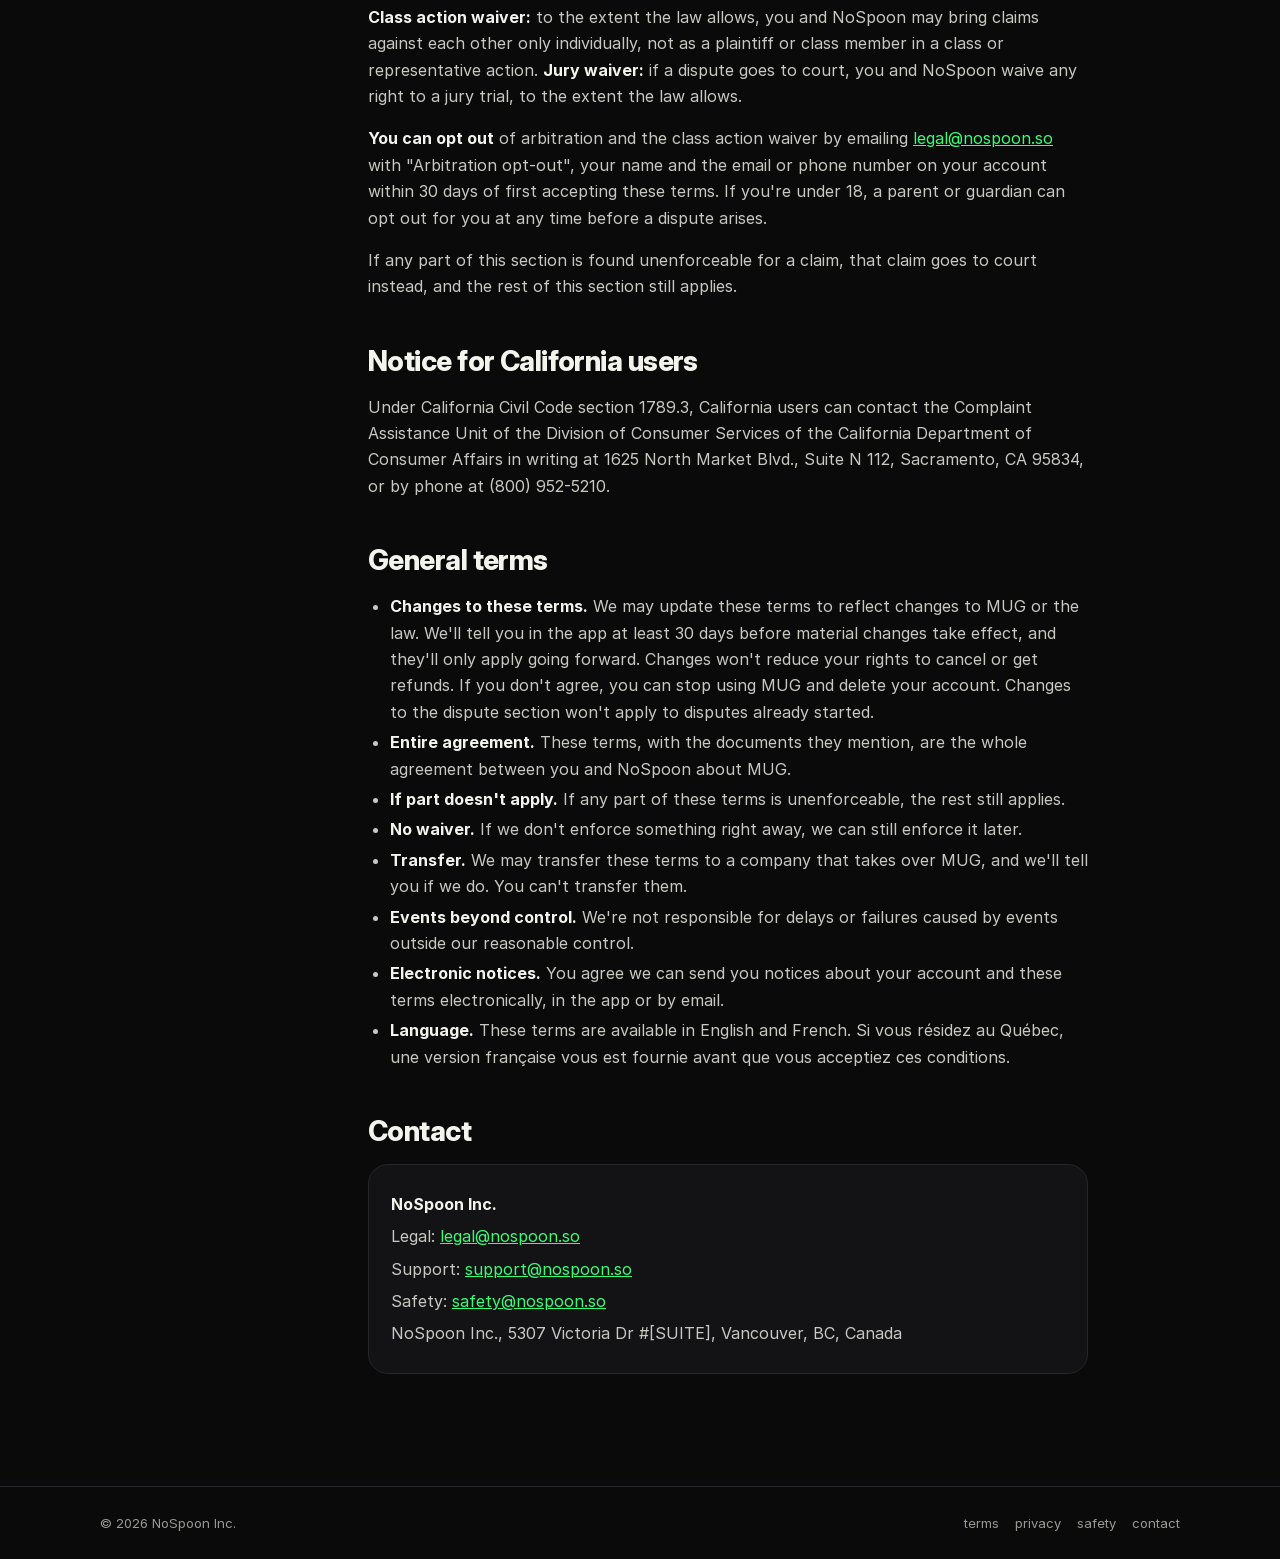
<file: terms.html>
<!doctype html>
<html lang="en">
<head>
<meta charset="utf-8">
<meta name="viewport" content="width=device-width, initial-scale=1">
<title>Terms of Use | MUG</title>
<meta name="description" content="The terms for using MUG, including purchases, safety and your rights.">
<meta name="theme-color" content="#0A0A0B">
<link rel="canonical" href="https://mug.wtf/terms">
<link rel="icon" type="image/svg+xml" href="data:image/svg+xml,%3Csvg%20xmlns=%22http://www.w3.org/2000/svg%22%20viewBox=%220%200%201024%201024%22%3E%3Cdefs%3E%3C/defs%3E%3Crect%20width=%221024%22%20height=%221024%22%20fill=%22%230A0A0B%22/%3E%3Cg%20transform=%22rotate%280%20512%20530%29%20translate%28147.0%20217.1%29%20scale%280.4966%29%22%3E%3Cpath%20fill=%22%2337FE77%22%20d=%22M35%201010V450Q35%20322%2086.5%20227.0Q138%20132%20229.0%2081.0Q320%2030%20435%2030Q525%2030%20602.5%2063.5Q680%2097%20735%20158Q789%2097%20866.5%2063.5Q944%2030%201035%2030Q1150%2030%201241.0%2081.0Q1332%20132%201383.5%20227.0Q1435%20322%201435%20450V1010Q1435%201116%201379.5%201173.0Q1324%201230%201235%201230Q1146%201230%201090.5%201173.0Q1035%201116%201035%201010V430H934V1010Q934%201116%20879.0%201173.0Q824%201230%20735%201230Q646%201230%20590.5%201173.0Q535%201116%20535%201010V430H435V1010Q435%201116%20379.5%201173.0Q324%201230%20235%201230Q146%201230%2090.5%201173.0Q35%201116%2035%201010Z%22/%3E%3C/g%3E%3C/svg%3E">
<link rel="apple-touch-icon" href="/apple-touch-icon.png">
<meta property="og:site_name" content="MUG">
<meta property="og:title" content="Terms of Use | MUG">
<meta property="og:description" content="The terms for using MUG, including purchases, safety and your rights.">
<meta property="og:url" content="https://mug.wtf/terms">
<meta property="og:image" content="https://mug.wtf/og.png">
<meta name="twitter:card" content="summary_large_image">
<link rel="stylesheet" href="/assets/site.css">
</head>
<body>
<header class="nav"><div class="wrap"><a href="/" aria-label="MUG home"><svg class="logo" viewBox="0 0 3460 1260" width="64.9" height="23.6" style="display: block;" role="img" aria-label="MUG"><path fill="currentColor" d="M35 1010V450Q35 322 86.5 227.0Q138 132 229.0 81.0Q320 30 435 30Q525 30 602.5 63.5Q680 97 735 158Q789 97 866.5 63.5Q944 30 1035 30Q1150 30 1241.0 81.0Q1332 132 1383.5 227.0Q1435 322 1435 450V1010Q1435 1116 1379.5 1173.0Q1324 1230 1235 1230Q1146 1230 1090.5 1173.0Q1035 1116 1035 1010V430H934V1010Q934 1116 879.0 1173.0Q824 1230 735 1230Q646 1230 590.5 1173.0Q535 1116 535 1010V430H435V1010Q435 1116 379.5 1173.0Q324 1230 235 1230Q146 1230 90.5 1173.0Q35 1116 35 1010ZM1505 810V250Q1505 144 1560.5 87.0Q1616 30 1705 30Q1794 30 1849.5 87.0Q1905 144 1905 250V830H2055V250Q2055 144 2110.5 87.0Q2166 30 2255 30Q2344 30 2399.5 87.0Q2455 144 2455 250V810Q2455 940 2401.5 1035.0Q2348 1130 2253.0 1180.0Q2158 1230 2035 1230H1925Q1802 1230 1707.0 1180.0Q1612 1130 1558.5 1035.0Q1505 940 1505 810ZM2525 810V450Q2525 321 2575.5 226.0Q2626 131 2721.0 80.5Q2816 30 2945 30H3205Q3311 30 3368.0 85.5Q3425 141 3425 230Q3425 319 3368.0 374.5Q3311 430 3205 430H2925V830H3025V750Q3025 644 3080.5 587.0Q3136 530 3225 530Q3314 530 3369.5 587.0Q3425 644 3425 750V1010Q3425 1119 3369.5 1174.5Q3314 1230 3205 1230H2945Q2816 1230 2721.0 1179.5Q2626 1129 2575.5 1034.0Q2525 939 2525 810Z"></path></svg></a><nav aria-label="Site"><a class="on" href="/terms">terms</a><a class="" href="/privacy">privacy</a><a class="" href="/safety">safety</a><a class="" href="/contact">contact</a></nav></div></header>
<main>
<section class="hero"><div class="wrap">
  <h1 class="disp">the rules.</h1>
  <p class="lede">What you agree to when you use MUG, written to be read, not skimmed past.</p>
  <p class="meta">Last updated November 12, 2026</p>
</div></section>
<div class="wrap"><div class="layout">
  <aside class="toc" aria-label="On this page"><b>ON THIS PAGE</b><a href="#agree">The agreement</a><a href="#who">Who can use MUG</a><a href="#what">What MUG is, and isn't</a><a href="#rules">Rules you agree to</a><a href="#content">Your content</a><a href="#moderation">Moderation and enforcement</a><a href="#ncii">Removing intimate images</a><a href="#copyright">Copyright complaints</a><a href="#paid">Guilty and other purchases</a><a href="#ours">Our app and brand</a><a href="#others">Other services</a><a href="#apple">Apple and Google</a><a href="#end">Ending your account</a><a href="#disclaimer">Disclaimers</a><a href="#liability">Limits on our liability</a><a href="#indemnity">Responsibility for misuse</a><a href="#disputes">Solving problems and disputes</a><a href="#california">Notice for California users</a><a href="#general">General terms</a><a href="#contact">Contact</a></aside>
  <article class="doc"><div class="short"><h2>The short version</h2><ul>
<li>You must be 14 or older, use your real age, and only post mugs of yourself.</li>
<li>Be kind. Bullying, sexual content or anything that sexualizes a minor gets you banned.</li>
<li>You own your mugs. You let us use them only to run MUG.</li>
<li>MUG is free. Guilty is an optional subscription you can cancel any time in your App Store or Google Play settings.</li>
<li>If something goes wrong, talk to us first. Your consumer rights where you live always apply.</li>
</ul></div><h2 id="agree">The agreement</h2><p>These Terms of Use ("terms") are a legal agreement between you and <strong>NoSpoon Inc.</strong> ("NoSpoon", "we", "us"), the company that makes MUG. They cover the MUG apps, mug.wtf, MUG links and everything else we offer under the MUG name (together, "MUG").</p>
<p>By creating an account, answering a MUG link or otherwise using MUG, you agree to these terms, our <a href="/guidelines">community guidelines</a> and our <a href="/child-safety">child safety standards</a>, which form part of these terms. Our <a href="/privacy">privacy policy</a> explains how we handle your information. If you don't agree, don't use MUG.</p>
<p>If you're under the age of majority where you live (18 in most places, 19 in some Canadian provinces), you confirm that a parent or guardian has read these terms with you and agrees to them on your behalf, and they are responsible for your use of MUG and your purchases.</p><h2 id="who">Who can use MUG</h2><ul>
<li><strong>Age.</strong> You must be at least 14. In some places the minimum age is higher, or a parent's consent is required. For example, in Australia you must be 16, and in some US states users under 16 or under 18 need a parent's or guardian's consent. If that applies where you live, MUG will ask for consent at sign-up, or won't be available to you.</li>
<li><strong>Your real age.</strong> Give your real birth year. It sets your age group (14–17 or 18–23) and can't be changed by you later. You agree that we may use age signals from Apple, Google and other lawful tools to confirm your age group. Giving a false age gets your account removed.</li>
<li><strong>One account per person,</strong> in your own name and with your real school or campus. You can't transfer or sell your account.</li>
<li><strong>Not if you're barred.</strong> You can't use MUG if we've banned you before, if you've been convicted of a sexual offence involving a minor, or if you're prohibited from receiving our services under the laws that apply to you, including sanctions laws.</li>
<li><strong>Keep it secure.</strong> You're responsible for activity on your account. Tell us right away at the safety email below if you think someone else has accessed it.</li>
</ul><h2 id="what">What MUG is, and isn't</h2><p>MUG lets you take a mugshot, guess how people see you, share a link, receive picks from other people choosing vibes that fit you, and meet new friends when you pick each other. MUG is not a dating service. Picks are opinions from other people. The AI read is an automated description. Neither is a judgment of your worth, a fact about who you are, or medical, mental health, dating or beauty advice. Don't rely on MUG for decisions about your health or safety.</p>
<p>We're always improving MUG, so features may change, be added or be removed. We'll tell you in advance about changes that materially reduce what you've paid for.</p><h2 id="rules">Rules you agree to</h2><p>You agree to follow our <a href="/guidelines">community guidelines</a>. In particular, you won't:</p><ul>
<li>post a mug of anyone but yourself, or any image you don't have the right to share;</li>
<li>post or ask for nudity or sexual content, or anything that sexualizes a minor;</li>
<li>bully, shame, threaten, harass, stalk or discriminate against anyone, on MUG or by sharing MUG content elsewhere;</li>
<li>impersonate anyone, or lie about your age, school or campus;</li>
<li>try to find out who picked you, or reveal who picked someone else, by any means other than the features MUG offers;</li>
<li>share anyone's personal information without their permission;</li>
<li>post anything illegal, or anything that infringes someone else's rights;</li>
<li>use bots, scripts or fake accounts, or give fake or automated picks;</li>
<li>scrape, copy, reverse-engineer, overload, test the security of, or get around MUG's safety, age or payment systems;</li>
<li>use MUG to advertise, sell or promote anything, or for any commercial purpose;</li>
<li>help anyone else do any of these things.</li>
</ul><h2 id="content">Your content</h2><p><strong>You own your content.</strong> Your mugs, the words you write and anything else you submit ("your content") belong to you.</p>
<p><strong>Licence to us.</strong> You give NoSpoon a non-exclusive, worldwide, royalty-free licence to host, store, copy, display, adapt (for example, resize or crop) and process your content, only to operate, secure and improve MUG: showing your mug to the people you choose, creating your AI read, your file and MUGBOOK, and keeping MUG safe. We may let our service providers do the same for those purposes. This licence ends when your content is deleted from MUG, except for copies we must keep for safety or legal reasons, or that other users already received in a chat.</p>
<p><strong>Your promises.</strong> You confirm that you have the right to post your content, that it shows you, and that it doesn't break these terms or anyone's rights.</p>
<p><strong>MUG cards.</strong> When you share a MUG card outside the app, it carries MUG branding. Please don't remove it.</p>
<p><strong>Feedback.</strong> If you send us ideas or suggestions, we may use them freely without paying you.</p><h2 id="moderation">Moderation and enforcement</h2><p>We check content automatically and review reports, but we can't review everything, and we don't promise to catch every problem. We may remove or restrict content, limit features, or suspend or end accounts that break these terms or that we reasonably believe put people at risk, and we report illegal content to the authorities where the law requires. We'll usually tell you what happened and why. If you think we got it wrong, you can ask for a person to review the decision by emailing <a href="mailto:support@nospoon.so">support@nospoon.so</a>.</p><h2 id="ncii">Removing intimate images</h2><p>If someone has shared a nude or sexual image of you on MUG without your consent, including an AI-generated or edited one, report it in the app or email <a href="mailto:safety@nospoon.so">safety@nospoon.so</a> with a link to or description of the content, enough information for us to identify it, and a statement that it was shared without your consent, with your name and signature (typing your name is enough). You don't need a MUG account. We'll remove the image and any copies we can find within 48 hours of a valid request, give your request a reference number, and tell you what we did. We may also share a digital fingerprint of the image with NCMEC's Take It Down service or StopNCII.org to stop it being shared again.</p><h2 id="copyright">Copyright complaints</h2><p>If you believe content on MUG infringes your copyright, send a notice to our designated agent at <a href="mailto:legal@nospoon.so">legal@nospoon.so</a> including: your signature; a description of the work; where the content is on MUG; your contact details; a statement that you believe in good faith the use isn't authorized; and a statement, under penalty of perjury, that your notice is accurate and you are, or are authorized to act for, the owner. We respond to valid notices under the US <em>Digital Millennium Copyright Act</em> and Canada's <em>Copyright Act</em>. If your content was removed and you believe that was a mistake, you can send us a counter-notice with the information the DMCA requires. We end the accounts of repeat infringers.</p><h2 id="paid">Guilty and other purchases</h2><p>MUG is free to use. Optional purchases are sold through the Apple App Store or Google Play, and their terms and payment methods apply.</p>
<h3>Guilty subscription</h3><ul>
<li><strong>What you get:</strong> clues about who picked you (their year, the first letter of their name and whether they're in your crew). Guilty never reveals names or handles, and clues only come from real picks by real people.</li>
<li><strong>Price:</strong> $4.99 per week after a 3-day free trial, $12.99 per month or $39.99 per year (USD; local prices and taxes may vary). The price and renewal period are always shown before you buy.</li>
<li><strong>Automatic renewal:</strong> your subscription renews at the end of each period, and you're charged, unless you cancel at least 24 hours before the period ends.</li>
<li><strong>Free trial:</strong> one per person. If you don't cancel at least 24 hours before it ends, it becomes a paid subscription.</li>
<li><strong>Cancelling:</strong> any time, in your App Store or Google Play subscription settings. You keep Guilty until the end of the period you paid for. Deleting the app or your account doesn't cancel a subscription.</li>
<li><strong>Price changes:</strong> we'll tell you in advance, and Apple or Google will ask for your consent where required. You can cancel before the new price applies.</li>
</ul><h3>Other items</h3><p>Single unlocks, cosmetics and gifts are licences to use digital items in MUG. They have no cash value, can't be exchanged for money or transferred outside MUG, and may change if the feature changes.</p>
<h3>Refunds</h3><p>Refunds are handled by Apple or Google under their policies, and you may have extra rights under your local consumer law (for example, in Quebec or British Columbia), which we respect. If something you paid for doesn't work, email us and we'll make it right.</p>
<h3>Users under 18</h3><p>Purchases by users under 18 require a parent's or guardian's approval through Apple's or Google's family settings. Parents can manage this with Ask to Buy or purchase approvals.</p><h2 id="ours">Our app and brand</h2><p>MUG, its code, design, vibes and content we create, and the names and logos MUG, What The Face?!, MUGBOOK and Guilty belong to NoSpoon Inc. or its licensors. We give you a personal, limited, non-exclusive, non-transferable, revocable licence to use the MUG app on devices you own or control, for your own non-commercial use, under these terms and the App Store or Google Play usage rules. Everything not expressly given to you is reserved.</p><h2 id="others">Other services</h2><p>MUG uses services from Apple, Google and others, and may link to websites we don't control. Their own terms and privacy policies apply, and we're not responsible for them.</p><h2 id="apple">Apple and Google</h2><p>If you got MUG from the Apple App Store:</p><ul>
<li>These terms are between you and NoSpoon only, not Apple. NoSpoon, not Apple, is solely responsible for MUG and its content.</li>
<li>Your licence is limited to using MUG on Apple-branded products you own or control, as allowed by the App Store's Usage Rules, except that MUG may be accessed by other accounts in your Family Sharing group.</li>
<li>Apple has no obligation to provide maintenance or support for MUG.</li>
<li>If MUG doesn't meet any applicable warranty, you can tell Apple, and Apple will refund the purchase price (if any). To the maximum extent the law allows, Apple has no other warranty obligation for MUG, and any other claims, losses or costs from a failure to meet a warranty are NoSpoon's responsibility under these terms.</li>
<li>NoSpoon, not Apple, is responsible for any claims about MUG or your use of it, including product liability claims, claims that MUG fails to meet a legal or regulatory requirement, and claims under consumer protection, privacy or similar laws.</li>
<li>If anyone claims MUG infringes their intellectual property, NoSpoon, not Apple, is responsible for investigating, defending, settling and resolving that claim.</li>
<li>You confirm that you're not located in a country subject to a US Government embargo or designated as a "terrorist supporting" country, and that you're not on any US Government list of prohibited or restricted parties.</li>
<li>You must follow any third-party terms that apply when you use MUG, such as your mobile carrier's.</li>
<li>Apple and its subsidiaries are third-party beneficiaries of these terms, and once you accept them, Apple may enforce them against you.</li>
</ul><p>If you got MUG from Google Play, these terms are between you and NoSpoon, and Google Play's terms also apply to your purchase.</p><p>Questions, complaints or claims about MUG go to NoSpoon at the contact details below.</p><h2 id="end">Ending your account</h2><p>You can stop using MUG and delete your account at any time in Settings. We may suspend or end your account, with notice where reasonable, if you break these terms, if the law requires it, or if continuing would create a risk for other users or for NoSpoon. If we end your account without cause, we'll refund any unused prepaid subscription time where Apple or Google allow us to. Sections that by their nature should survive, including those on content licences for safety copies, our brand, disclaimers, liability, indemnity and disputes, continue after your account ends.</p><h2 id="disclaimer">Disclaimers</h2><p>To the extent the law allows, MUG is provided "as is" and "as available". We don't promise that MUG will always be available, error-free or secure, that picks or AI reads will be accurate, or that other users will behave well. We're not responsible for what other users say, post or do, on or off MUG. Some places don't allow these exclusions, so some may not apply to you. Nothing in these terms limits any warranty or guarantee you have under consumer protection law that can't be excluded.</p><h2 id="liability">Limits on our liability</h2><p>To the extent the law allows, NoSpoon and its directors, officers, employees and service providers are not liable for any indirect, incidental, special, consequential or punitive damages, or for lost data, profits or goodwill, arising from your use of MUG. Our total liability for any claim about MUG is limited to the greater of the amount you paid us for MUG in the 12 months before the claim, or CAD $100.</p>
<p>These limits don't apply to liability that can't be limited by law, including for death or personal injury caused by our negligence, for fraud, or for our gross negligence or intentional misconduct, and they don't limit your rights under consumer protection law where you live. In Quebec, NoSpoon can't exclude or limit its liability for material injury caused by an intentional or gross fault, or for bodily or moral injury.</p><h2 id="indemnity">Responsibility for misuse</h2><p>If you're 18 or older and you break these terms or the law, or infringe someone's rights, you agree to cover NoSpoon's reasonable losses and costs (including legal fees) from claims by others that result. This doesn't apply to the extent the loss was caused by NoSpoon, or where your local consumer law doesn't allow it.</p><h2 id="disputes">Solving problems and disputes</h2><h3>Talk to us first</h3><p>Most problems can be fixed quickly. Before starting any claim, email <a href="mailto:legal@nospoon.so">legal@nospoon.so</a> with your name, the email or phone number on your account, a description of the problem and what you'd like us to do. We'll both try in good faith to resolve it within 60 days.</p>
<h3>If you live in Canada or outside the United States</h3><p>These terms are governed by the laws of Manitoba and the federal laws of Canada that apply there. You and NoSpoon agree to the jurisdiction of the courts of Manitoba, but you can always bring a claim in the courts where you live if your local consumer law gives you that right. Nothing in these terms prevents you from going to small claims court, from bringing or joining a class action, or from making a complaint to a regulator where your local law gives you that right, including in Quebec, Ontario and British Columbia.</p>
<h3>If you live in the United States</h3><p>These terms are governed by the US Federal Arbitration Act and, otherwise, the laws of Manitoba, unless your state's law requires that its law applies. You and NoSpoon agree to resolve disputes about MUG by <strong>binding individual arbitration</strong>, administered by the American Arbitration Association under its Consumer Arbitration Rules, instead of in court, except that either of us may bring an individual claim in small claims court, and either of us may go to court to stop infringement or misuse of intellectual property. If 25 or more similar claims are filed by or with the same lawyers, they'll be handled under the AAA's Mass Arbitration Supplementary Rules in batches. For claims under USD $10,000, NoSpoon will pay the filing and arbitrator fees, unless the arbitrator finds the claim frivolous. Arbitration takes place online, by phone, or in your home county.</p>
<p><strong>Class action waiver:</strong> to the extent the law allows, you and NoSpoon may bring claims against each other only individually, not as a plaintiff or class member in a class or representative action. <strong>Jury waiver:</strong> if a dispute goes to court, you and NoSpoon waive any right to a jury trial, to the extent the law allows.</p>
<p><strong>You can opt out</strong> of arbitration and the class action waiver by emailing <a href="mailto:legal@nospoon.so">legal@nospoon.so</a> with "Arbitration opt-out", your name and the email or phone number on your account within 30 days of first accepting these terms. If you're under 18, a parent or guardian can opt out for you at any time before a dispute arises.</p>
<p>If any part of this section is found unenforceable for a claim, that claim goes to court instead, and the rest of this section still applies.</p><h2 id="california">Notice for California users</h2><p>Under California Civil Code section 1789.3, California users can contact the Complaint Assistance Unit of the Division of Consumer Services of the California Department of Consumer Affairs in writing at 1625 North Market Blvd., Suite N 112, Sacramento, CA 95834, or by phone at (800) 952-5210.</p><h2 id="general">General terms</h2><ul>
<li><strong>Changes to these terms.</strong> We may update these terms to reflect changes to MUG or the law. We'll tell you in the app at least 30 days before material changes take effect, and they'll only apply going forward. Changes won't reduce your rights to cancel or get refunds. If you don't agree, you can stop using MUG and delete your account. Changes to the dispute section won't apply to disputes already started.</li>
<li><strong>Entire agreement.</strong> These terms, with the documents they mention, are the whole agreement between you and NoSpoon about MUG.</li>
<li><strong>If part doesn't apply.</strong> If any part of these terms is unenforceable, the rest still applies.</li>
<li><strong>No waiver.</strong> If we don't enforce something right away, we can still enforce it later.</li>
<li><strong>Transfer.</strong> We may transfer these terms to a company that takes over MUG, and we'll tell you if we do. You can't transfer them.</li>
<li><strong>Events beyond control.</strong> We're not responsible for delays or failures caused by events outside our reasonable control.</li>
<li><strong>Electronic notices.</strong> You agree we can send you notices about your account and these terms electronically, in the app or by email.</li>
<li><strong>Language.</strong> These terms are available in English and French. Si vous résidez au Québec, une version française vous est fournie avant que vous acceptiez ces conditions.</li>
</ul><h2 id="contact">Contact</h2><div class="box"><p><strong>NoSpoon Inc.</strong></p><p>Legal: <a href="mailto:legal@nospoon.so">legal@nospoon.so</a></p><p>Support: <a href="mailto:support@nospoon.so">support@nospoon.so</a></p><p>Safety: <a href="mailto:safety@nospoon.so">safety@nospoon.so</a></p><p>NoSpoon Inc., 5307 Victoria Dr #[SUITE], Vancouver, BC, Canada</p></div></article>
</div></div>
</main>
<footer><div class="wrap"><span>© 2026 NoSpoon Inc.</span><span><a href="/terms">terms</a><a href="/privacy">privacy</a><a href="/safety">safety</a><a href="/contact">contact</a></span></div></footer>
</body>
</html>
</file>
<file: assets/site.css>
@font-face{font-family:'Gen JP';src:url([data-uri]) format('woff');font-weight:400;font-display:swap}
@font-face{font-family:'Gen JP';src:url([data-uri]) format('woff');font-weight:700;font-display:swap}
@font-face{font-family:'Gen JP Display';src:url([data-uri]) format('woff');font-weight:800;font-display:swap}
:root{--ink:#0A0A0B;--card:#131315;--line:#26262A;--mute:#9A9A94;--off:#F4F4EF;--soft:#C9C9C3;--grn:#37FE77;--pnk:#FF4FD8;--yel:#FFE234;--blu:#3D5AFE;--org:#FF7A1A}
*{box-sizing:border-box}
body{margin:0;background:var(--ink);color:var(--off);font-family:'Gen JP',system-ui,-apple-system,sans-serif;-webkit-font-smoothing:antialiased;overflow-x:hidden}
a{color:var(--grn)}
.wrap{max-width:1120px;margin:0 auto;padding:0 20px}
.disp{font-family:'Gen JP Display','Gen JP',sans-serif;font-weight:800;letter-spacing:-.03em;line-height:.98}
svg[role=img]{display:block}
.nav{position:sticky;top:0;z-index:20;background:rgba(10,10,11,.82);backdrop-filter:blur(14px);-webkit-backdrop-filter:blur(14px);border-bottom:1px solid var(--line)}
.nav .wrap{display:flex;align-items:center;justify-content:space-between;height:64px}
.nav .logo{color:var(--grn)}
.nav nav{display:flex;gap:6px;flex-wrap:wrap}
.nav nav a{color:var(--soft);text-decoration:none;font-weight:700;font-size:14px;padding:8px 12px;border-radius:999px}
.nav nav a:hover{color:var(--off);background:#17171A}
.nav nav a.on{background:var(--grn);color:var(--ink)}
.hero{padding:64px 0 28px}
.tag{display:inline-flex;padding:7px 12px;border-radius:999px;font-size:13px;font-weight:700;border:1px solid #1B4A2B;background:#04150A;color:var(--grn)}
h1{font-size:clamp(48px,8vw,88px);margin:0 0 14px}
.lede{font-size:clamp(17px,2vw,20px);line-height:1.5;color:var(--soft);max-width:680px;margin:0}
.meta{margin-top:16px;color:var(--mute);font-size:14px}
.layout{display:grid;grid-template-columns:220px minmax(0,1fr);gap:48px;padding:24px 0 96px}
.toc{position:sticky;top:88px;align-self:start;display:flex;flex-direction:column;gap:2px}
.toc b{font-size:12px;letter-spacing:2px;color:var(--mute);margin-bottom:8px}
.toc a{color:var(--soft);text-decoration:none;font-size:14px;font-weight:700;padding:7px 10px;border-radius:10px}
.toc a:hover{background:#17171A;color:var(--off)}
.doc{max-width:720px;min-width:0}
.doc h2{font-family:'Gen JP Display','Gen JP',sans-serif;font-weight:800;letter-spacing:-.02em;font-size:28px;margin:44px 0 12px;scroll-margin-top:90px}
.doc h2:first-child{margin-top:0}
.doc h3{font-size:17px;margin:24px 0 8px}
.doc p,.doc li{font-size:16px;line-height:1.65;color:var(--soft)}
.doc strong{color:var(--off)}
.doc ul,.doc ol{padding-left:22px}
.doc li{margin:4px 0}
.short{border-radius:24px;padding:24px 26px;background:var(--grn);color:var(--ink);margin-bottom:12px}
.short h2{color:var(--ink);margin:0 0 10px!important;font-size:24px}
.short li{color:var(--ink);font-weight:700}
.box{border-radius:20px;padding:20px 22px;background:var(--card);border:1px solid var(--line);margin:16px 0}
.box p{margin:6px 0}
table{width:100%;border-collapse:collapse;margin:14px 0;font-size:14px}
th,td{text-align:left;padding:11px 12px;border-bottom:1px solid var(--line);vertical-align:top;line-height:1.5}
th{color:var(--mute);font-size:12px;letter-spacing:1px;text-transform:uppercase}
td{color:var(--soft)}
td:first-child{color:var(--off);font-weight:700}
.tw{overflow-x:auto}
.cards{display:grid;grid-template-columns:repeat(2,minmax(0,1fr));gap:12px;margin:18px 0}
.card{border-radius:22px;padding:22px;color:var(--ink);display:flex;flex-direction:column;gap:6px}
.card b{font-family:'Gen JP Display','Gen JP',sans-serif;font-weight:800;font-size:22px;letter-spacing:-.02em}
.card span{font-weight:700;font-size:15px;line-height:1.45}
.card a{color:var(--ink);font-weight:800}
.sc{display:flex;flex-wrap:wrap;gap:4px 18px;margin-top:22px;font-size:14px;font-weight:700}
.sc b{color:var(--mute);font-size:12px;letter-spacing:2px;width:100%;margin-bottom:2px}
.sc a{color:var(--soft);text-decoration:none;border-bottom:2px solid transparent;padding:4px 0}
.sc a:hover{color:var(--off)}
.sc a.on{color:var(--grn);border-bottom-color:var(--grn)}
a.card{text-decoration:none;transition:transform .15s}
a.card:hover{transform:translateY(-2px) rotate(-.4deg)}
a.card em{font-style:normal;font-weight:800;font-size:14px;margin-top:4px}
.res h3{font-family:'Gen JP Display','Gen JP',sans-serif;font-weight:800;font-size:20px;letter-spacing:-.01em;margin:28px 0 6px;color:var(--off)}
.help{border-radius:24px;padding:24px 26px;background:var(--pnk);color:var(--ink)}
.help h2{color:var(--ink);margin:0 0 8px!important}

.help p,.help li{color:var(--ink);font-weight:700}
.help h3{color:var(--ink);margin:16px 0 4px}
.help a,.help strong,.short strong{color:var(--ink)}
footer{border-top:1px solid var(--line);padding:28px 0;color:var(--mute);font-size:13px}
footer .wrap{display:flex;justify-content:space-between;gap:16px;flex-wrap:wrap}
footer a{color:var(--mute);text-decoration:none;margin-left:16px}
footer a:hover{color:var(--off)}
@media (max-width:900px){.layout{grid-template-columns:minmax(0,1fr);gap:20px}.toc{position:static;flex-direction:row;flex-wrap:wrap}.toc b{width:100%}}
@media (max-width:640px){.nav nav a{padding:7px 9px;font-size:13px}.nav nav a.hide{display:none}.cards{grid-template-columns:1fr}footer a{margin:0 16px 0 0}}
</file>
